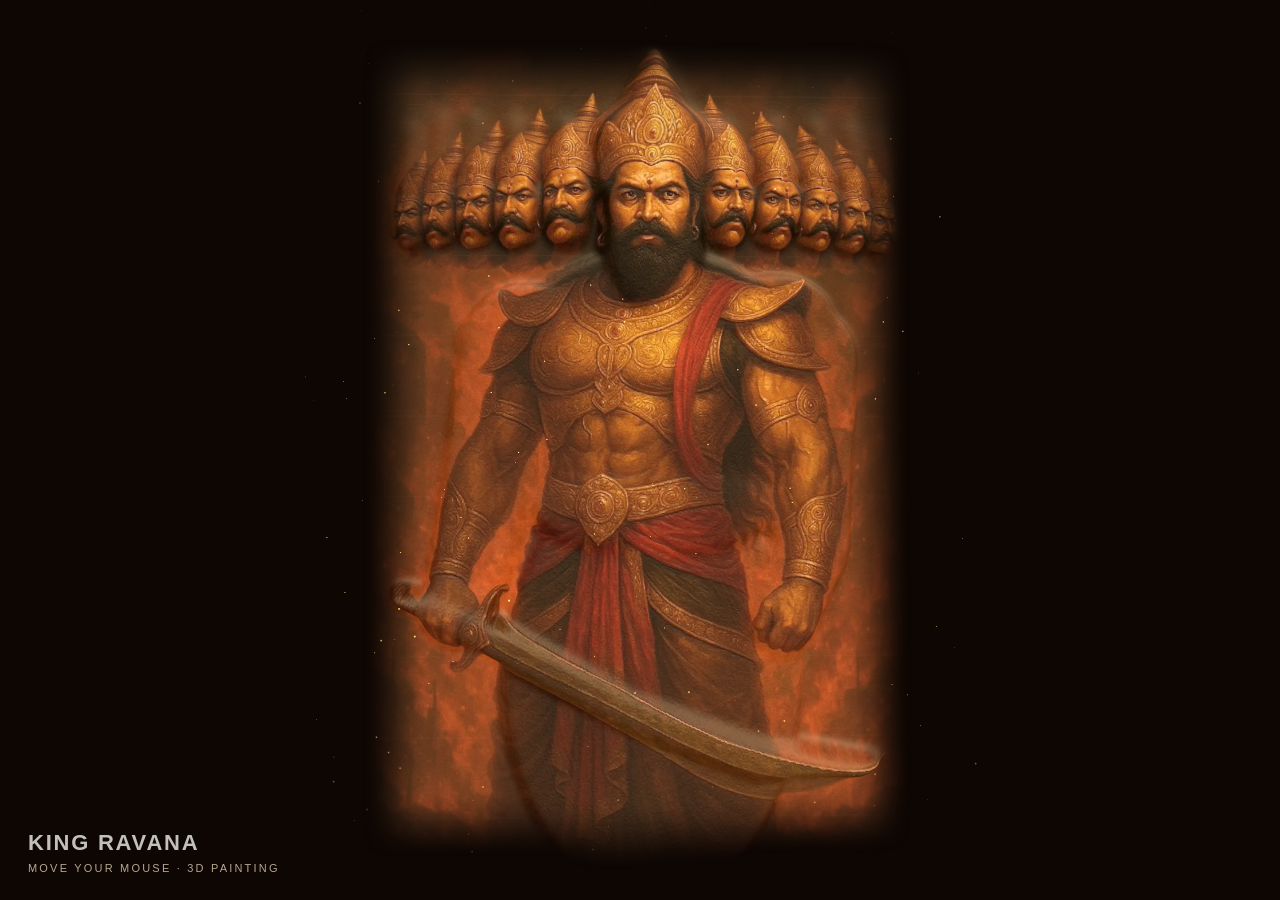
<file: assets/ravana-3d/index.html>
<!DOCTYPE html>
<html lang="en">
<head>
<meta charset="utf-8"><meta name="viewport" content="width=device-width, initial-scale=1">
<title>King Ravana — 3D</title>
<script type="importmap">{"imports":{"three":"./ravana3d/three.module.min.js"}}</script>
<script type="module" src="ravana3d/ravana3d.js"></script>
<style>
  html,body{margin:0;height:100%;background:#0d0603;color:#f3dcc0;font-family:"Helvetica Neue",Arial,sans-serif;overflow:hidden}
  .stage{position:fixed;inset:0}
  .cap{position:fixed;left:28px;bottom:26px;letter-spacing:.2em;text-transform:uppercase;font-size:11px;opacity:.75}
  .cap b{display:block;font-size:22px;letter-spacing:.08em;opacity:1;margin-bottom:6px;color:#fff}
</style>
</head>
<body>
  <div class="stage" data-ravana3d data-fit="contain"></div>
  <div class="cap"><b>KING RAVANA</b>Move your mouse · 3D painting</div>
</body>
</html>
</file>
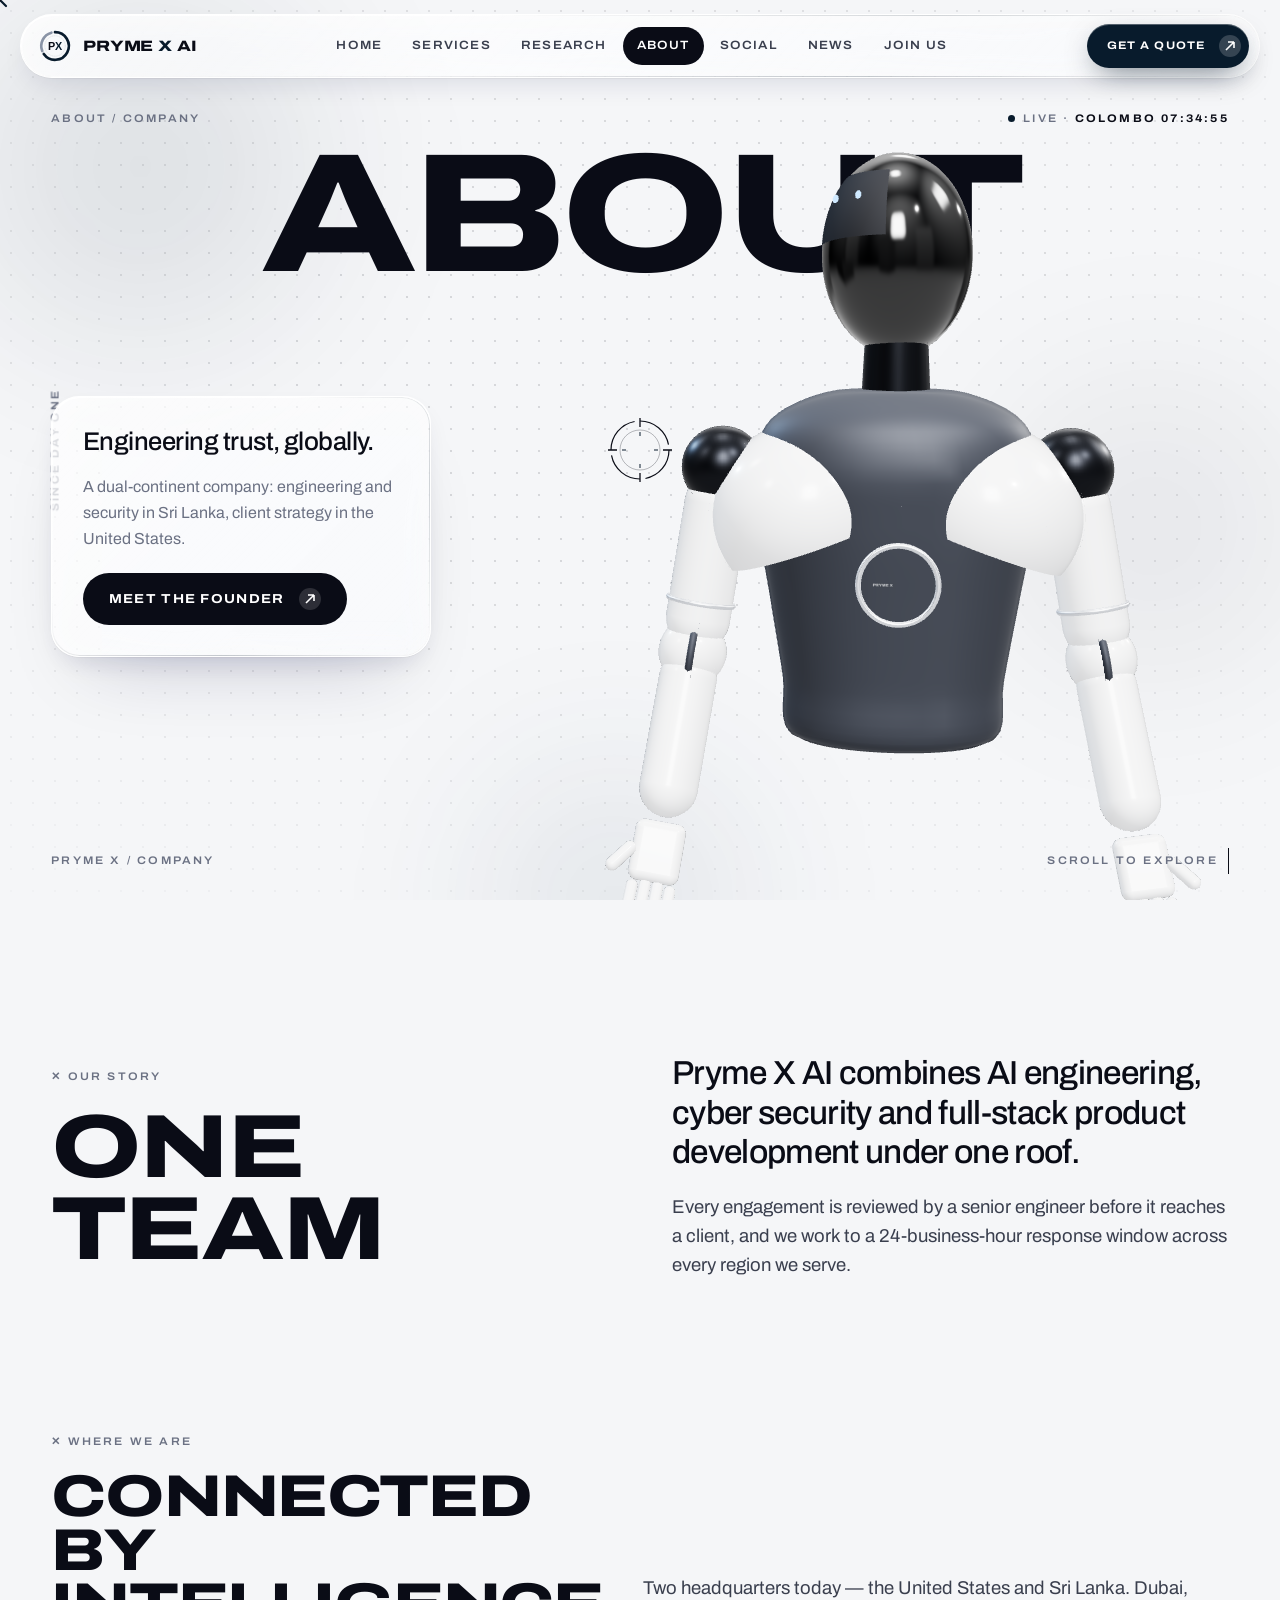
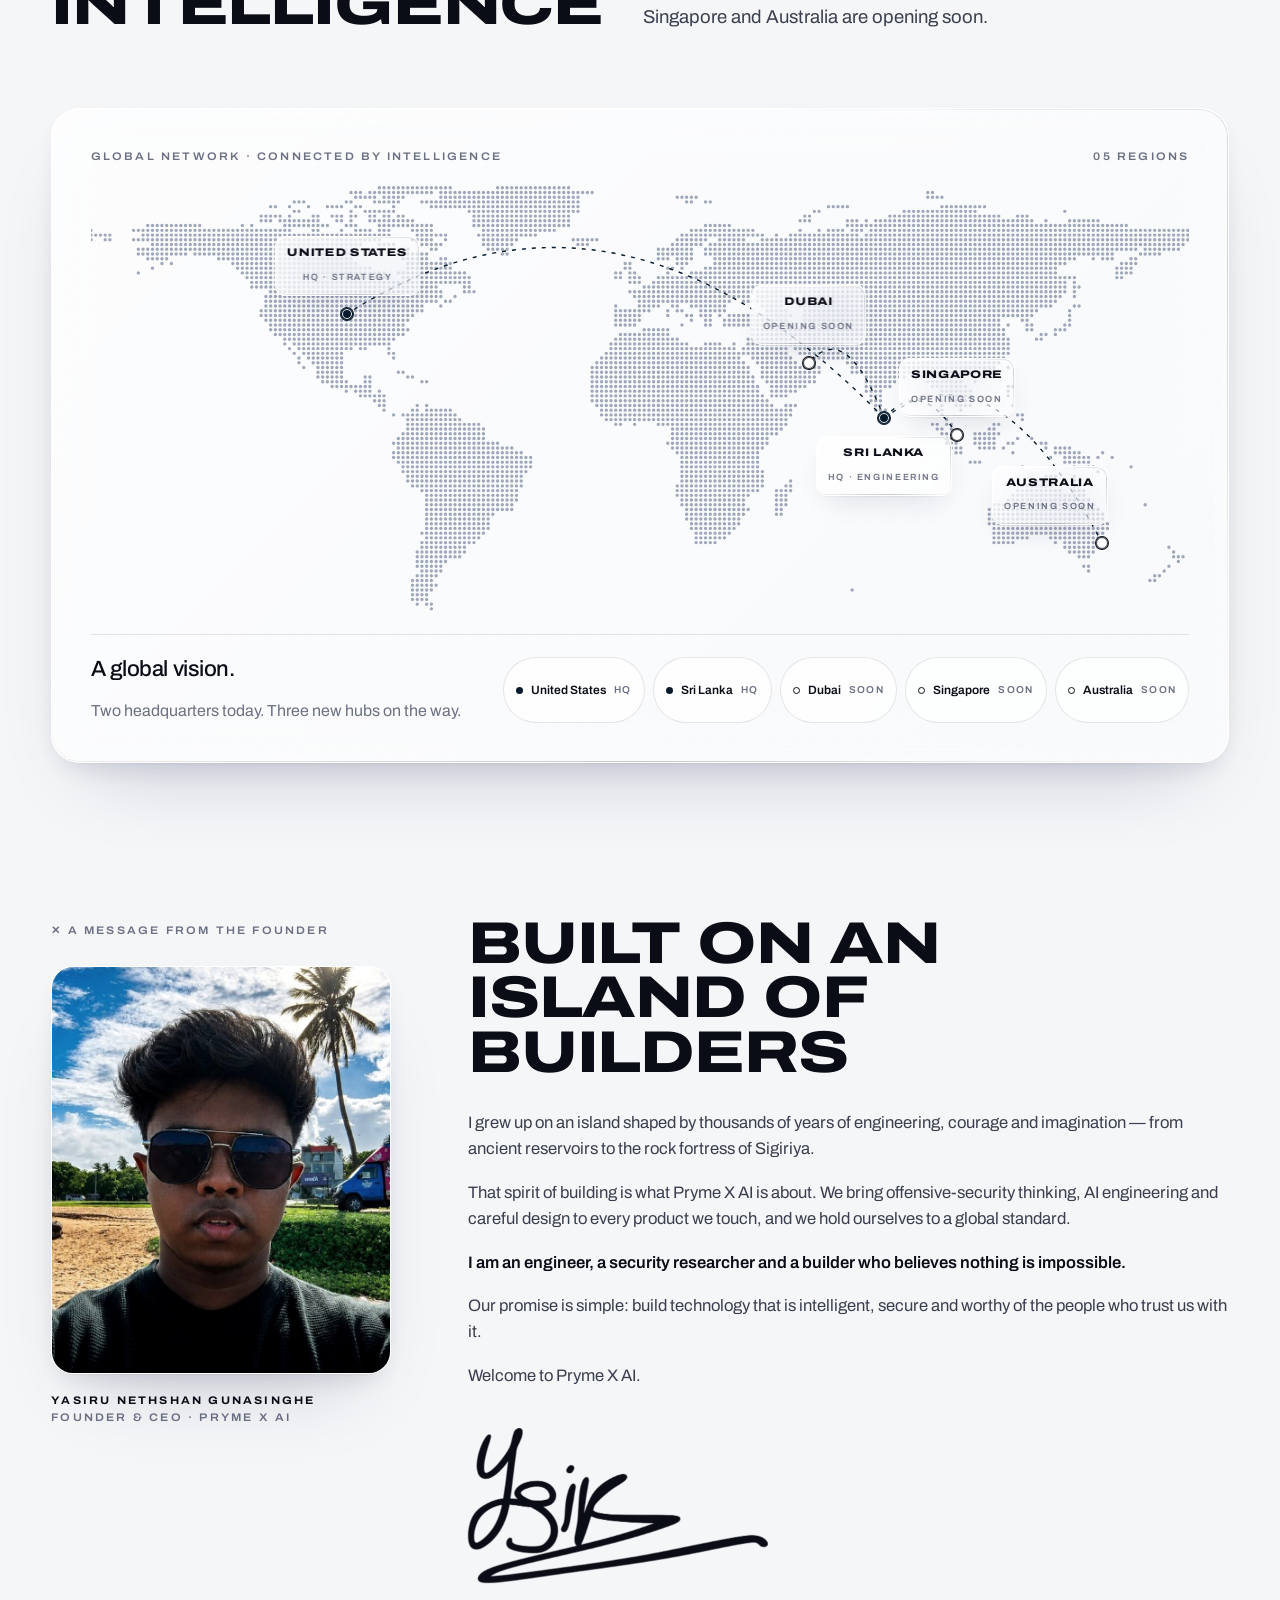
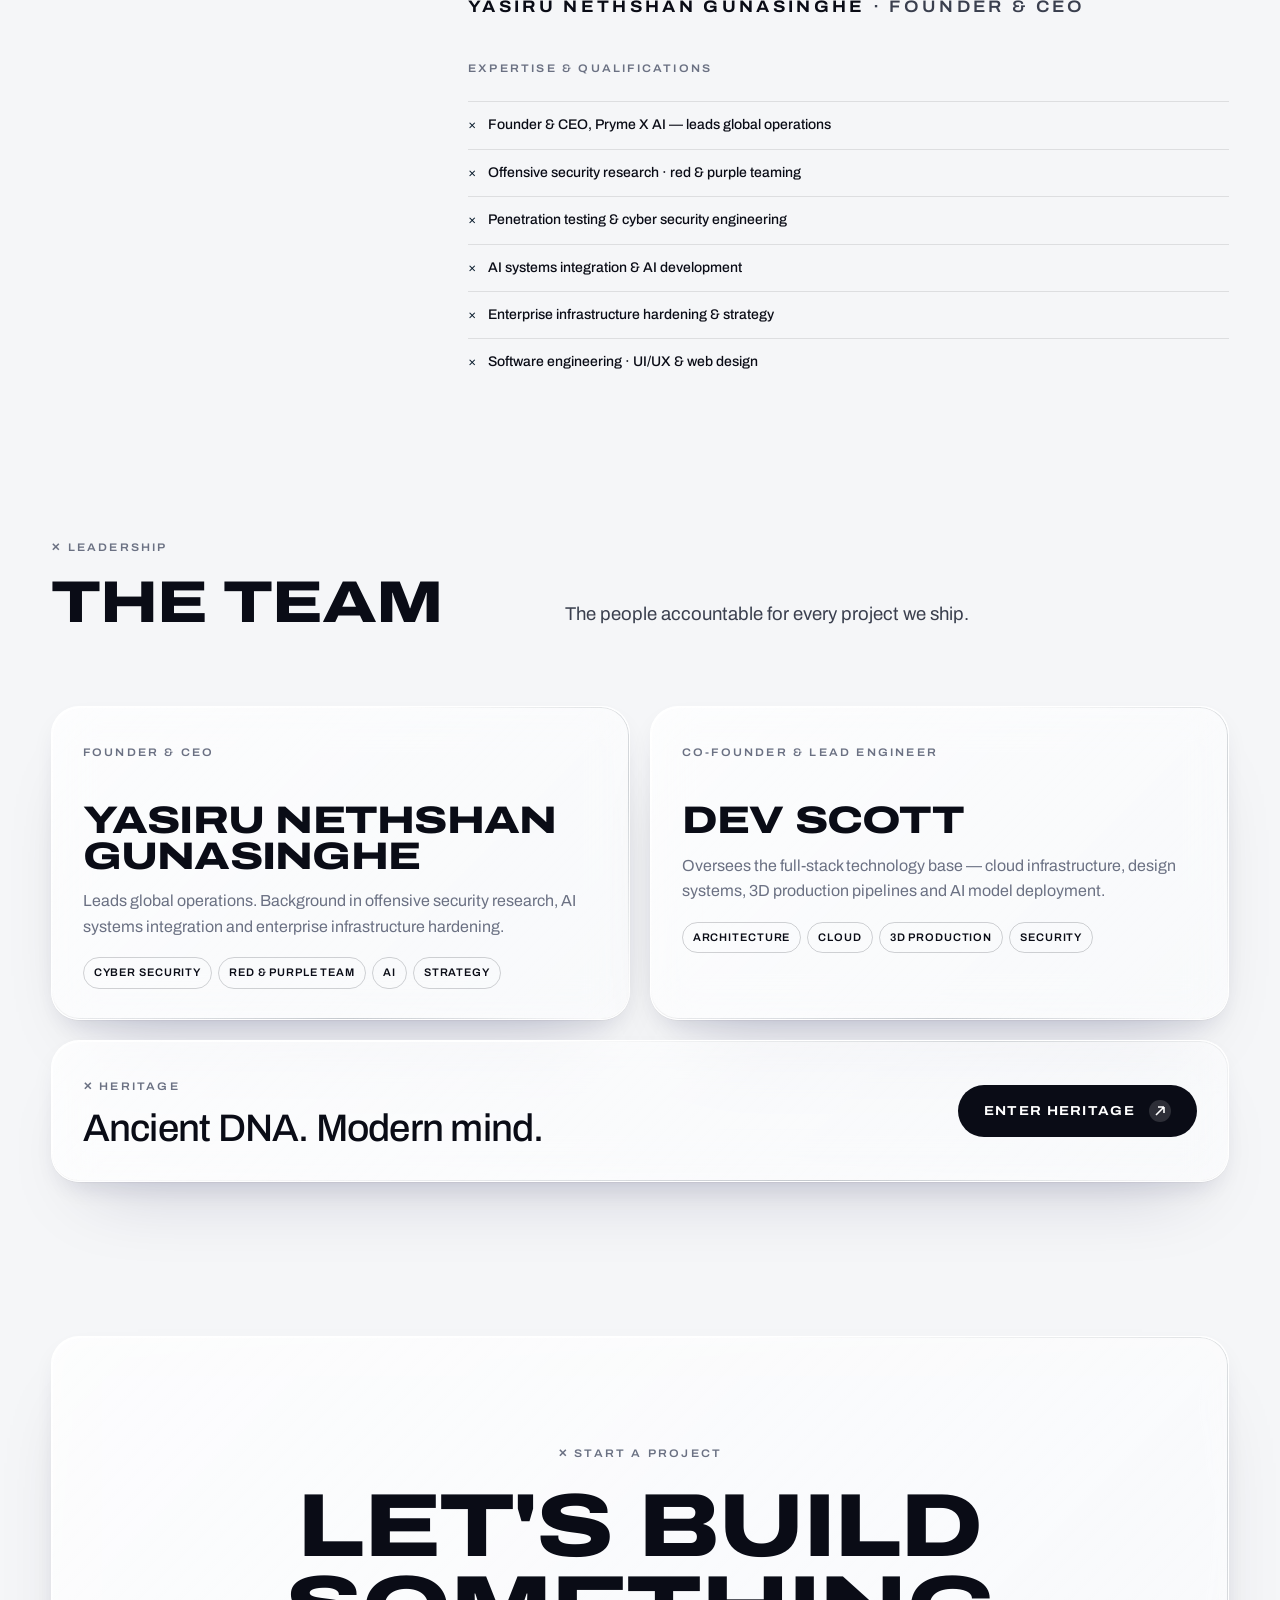
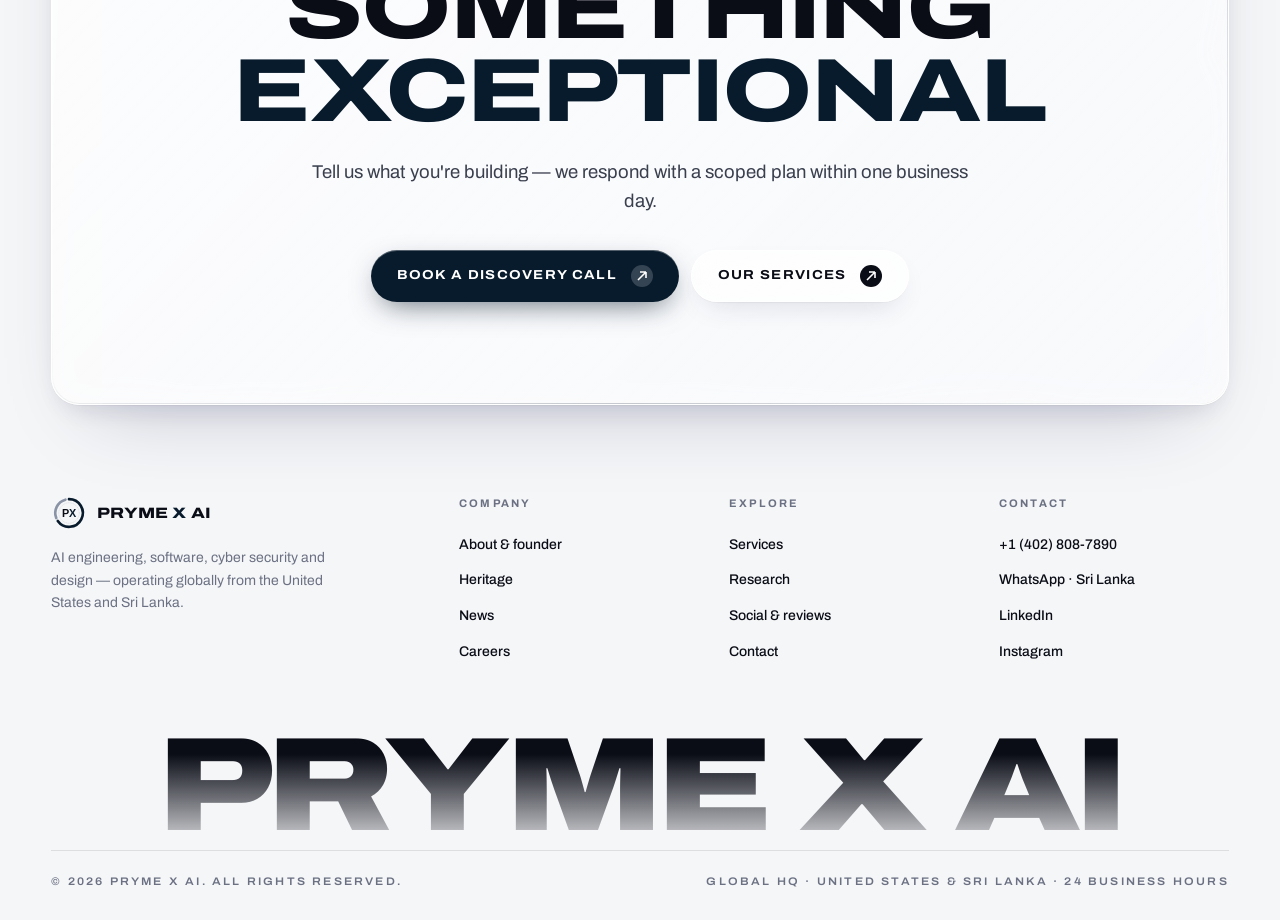
<file: about.html>
<!DOCTYPE html>
<html lang="en">
<head>
<meta charset="utf-8">
<meta name="viewport" content="width=device-width, initial-scale=1, viewport-fit=cover">
<title>About — Pryme X AI</title>
<meta name="description" content="About Pryme X AI: a dual-continent AI and cyber security company with headquarters in the United States and Sri Lanka. Meet founder Yasiru Nethshan Gunasinghe.">
<meta name="theme-color" content="#F5F6F8">
<meta property="og:type" content="website">
<meta property="og:site_name" content="Pryme X AI">
<meta property="og:title" content="About — Pryme X AI">
<meta property="og:description" content="About Pryme X AI: a dual-continent AI and cyber security company with headquarters in the United States and Sri Lanka. Meet founder Yasiru Nethshan Gunasinghe.">
<meta property="og:image" content="assets/img/og-image.png">
<meta name="twitter:card" content="summary_large_image">
<link rel="icon" type="image/svg+xml" href="assets/img/favicon.svg">
<link rel="icon" type="image/png" sizes="32x32" href="assets/img/favicon-32.png">
<link rel="apple-touch-icon" href="assets/img/apple-touch-icon.png">
<link rel="manifest" href="site.webmanifest">
<link rel="preload" href="assets/fonts/archivo-latin-wdth-normal.woff2" as="font" type="font/woff2" crossorigin>
<link rel="stylesheet" href="assets/css/style.css">
<script type="importmap">{"imports":{"three":"./assets/js/vendor/three.module.min.js"}}</script>
<script src="site-config.js"></script>
<script src="assets/js/main.js" defer></script>
<script type="module" src="assets/js/scenes.js"></script>
</head>
<body data-page-id="about">
<div class="loader" aria-hidden="true">
  <div class="ld-panel ld-top"></div><div class="ld-panel ld-bot"></div>
  <div class="ld-grid"></div>
  <div class="ld-corner tl label">Pryme X / Core AI</div><div class="ld-corner tr label">Colombo · United States</div>
  <div class="ld-corner bl label">v2026.10</div><div class="ld-corner br label"><span class="ld-status">Initialising core</span></div>
  <div class="ld-center">
    <div class="ld-mark">
      <svg class="ld-ring" viewBox="0 0 200 200"><circle class="ld-track" cx="100" cy="100" r="92"/><circle class="ld-prog" cx="100" cy="100" r="92"/><g class="ld-ticks"></g></svg>
      <svg class="ld-spin" viewBox="0 0 200 200"><circle cx="100" cy="100" r="78" fill="none" stroke="#0A0C16" stroke-opacity=".25" stroke-width="1" stroke-dasharray="2 7"/><path d="M100 22 A78 78 0 0 1 178 100" fill="none" stroke="#081B2C" stroke-width="2" stroke-linecap="round"/></svg>
      <img data-logo src="assets/img/logo.svg" alt="" width="84" height="84">
    </div>
    <div class="ld-word"><span>P</span><span>R</span><span>Y</span><span>M</span><span>E</span><span class="sp"> </span><span class="x">X</span><span class="sp"> </span><span>A</span><span>I</span></div>
    <div class="ld-bar"><i></i></div>
    <div class="ld-pct"><b class="pct">000</b><span class="label">%</span></div>
  </div>
</div>
<div class="page-fade" aria-hidden="true"></div>
<div class="ambient" aria-hidden="true"><i></i><i></i><i></i></div>
<svg width="0" height="0" style="position:absolute" aria-hidden="true"><filter id="liquid" x="0" y="0" width="100%" height="100%" color-interpolation-filters="sRGB"><feTurbulence type="fractalNoise" baseFrequency="0.006 0.011" numOctaves="2" seed="11" result="n"/><feGaussianBlur in="n" stdDeviation="2.5" result="nb"/><feDisplacementMap in="SourceGraphic" in2="nb" scale="34" xChannelSelector="R" yChannelSelector="G"/></filter></svg>
<header class="nav glass liquid">
  <a class="brand" href="index.html" aria-label="Pryme X AI home"><img data-logo src="assets/img/logo.svg" alt="Pryme X AI logo" width="36" height="36"><span>PRYME <em>X</em> AI</span></a>
  <nav aria-label="Main"><ul class="nav-links"><li><a href="index.html" data-page="index">Home</a></li><li><a href="services.html" data-page="services">Services</a></li><li><a href="research.html" data-page="research">Research</a></li><li><a href="about.html" data-page="about">About</a></li><li><a href="social.html" data-page="social">Social</a></li><li><a href="news.html" data-page="news">News</a></li><li><a href="join.html" data-page="join">Join Us</a></li></ul></nav>
  <a class="btn btn-primary" href="join.html#contact" >Get a quote<span class="arr"><svg width="12" height="12" viewBox="0 0 12 12" fill="none"><path d="M2 10L10 2M10 2H4M10 2v6" stroke="currentColor" stroke-width="1.6"/></svg></span></a>
  <button class="burger" aria-label="Menu" aria-expanded="false"><span></span></button>
</header>
<div class="mnav"><a href="index.html" data-page="index">Home</a><a href="services.html" data-page="services">Services</a><a href="research.html" data-page="research">Research</a><a href="about.html" data-page="about">About</a><a href="social.html" data-page="social">Social</a><a href="news.html" data-page="news">News</a><a href="join.html" data-page="join">Join Us</a><a href="heritage.html" data-page="heritage">Heritage</a><div style="margin-top:auto"><a class="btn btn-primary" href="join.html#contact" >Get a quote<span class="arr"><svg width="12" height="12" viewBox="0 0 12 12" fill="none"><path d="M2 10L10 2M10 2H4M10 2v6" stroke="currentColor" stroke-width="1.6"/></svg></span></a></div></div>
<main>
<section class="hero">
  <div class="wrap crumbs"><span class="label">About / Company</span><span class="label"><span class="dot" style="display:inline-block;margin-right:8px"></span>Live · <b data-clock>Colombo</b></span></div>
  <h1 class="mega" data-scramble>ABOUT</h1>
  <div class="stage" data-scene="bust"></div>
  <span class="side-tag label">since day one</span>
  <div class="hero-card glass liquid card" style="left:var(--pad);top:44%" data-reveal data-tilt>
    <p class="title-lg">Engineering trust, globally.</p>
    <p class="muted" style="margin-bottom:22px">A dual-continent company: engineering and security in Sri Lanka, client strategy in the United States.</p>
    <a class="btn btn-ink" href="#founder" >Meet the founder<span class="arr"><svg width="12" height="12" viewBox="0 0 12 12" fill="none"><path d="M2 10L10 2M10 2H4M10 2v6" stroke="currentColor" stroke-width="1.6"/></svg></span></a>
  </div>
  
  <div class="hero-meta"><span class="label">Pryme X / Company</span><span class="label scroll-cue">Scroll to explore <i></i></span></div>
</section>

<section class="section"><div class="wrap split">
  <div><span class="label">✕ Our story</span><h2 class="h1" style="margin-top:18px" data-scramble>One team</h2></div>
  <div data-reveal><p class="big-quote">Pryme X AI combines AI engineering, cyber security and full-stack product development under one roof.</p><p class="lead" style="margin-top:20px">Every engagement is reviewed by a senior engineer before it reaches a client, and we work to a 24-business-hour response window across every region we serve.</p></div>
</div></section>
<section class="section" style="padding-top:0"><div class="wrap">
  <div class="section-head"><div><span class="label">✕ Where we are</span><h2 class="h2" data-reveal>Connected by intelligence</h2></div><p class="lead" data-reveal style="--d:.1s">Two headquarters today — the United States and Sri Lanka. Dubai, Singapore and Australia are opening soon.</p></div>
  <div class="map glass" data-reveal>
  <div class="crumbs"><span class="label">Global network · Connected by intelligence</span><span class="label">05 regions</span></div>
  <div class="map-frame">
    <img src="assets/img/world-dots.svg" alt="World map showing Pryme X AI locations" loading="lazy">
    <svg class="map-svg-lines" viewBox="0 0 1000 394" preserveAspectRatio="none"><path d="M721.8 214.1 Q477.7 -37.9 233.6 118.8"/><path d="M721.8 214.1 Q687.6 124.2 653.5 163.3"/><path d="M721.8 214.1 Q755.1 175.5 788.4 229.6"/><path d="M721.8 214.1 Q820.9 138.6 920 327.4"/></svg>
    <div class="pin " style="left:23.36%;top:30.15%"><div class="tag glass"><b>United States</b><small>HQ · Strategy</small></div><div class="core"></div></div>
    <div class="pin below" style="left:72.18%;top:54.34%"><div class="tag glass"><b>Sri Lanka</b><small>HQ · Engineering</small></div><div class="core"></div></div>
    <div class="pin soon" style="left:65.35%;top:41.45%"><div class="tag glass"><b>Dubai</b><small>Opening soon</small></div><div class="core"></div></div>
    <div class="pin soon" style="left:78.84%;top:58.27%"><div class="tag glass"><b>Singapore</b><small>Opening soon</small></div><div class="core"></div></div>
    <div class="pin soon left" style="left:92.0%;top:83.1%"><div class="tag glass"><b>Australia</b><small>Opening soon</small></div><div class="core"></div></div>
  </div>
  <div class="map-legend">
    <div><p class="title-lg" style="font-size:22px">A global vision.</p><p class="muted">Two headquarters today. Three new hubs on the way.</p></div>
    <ul><li><i></i>United States <small>HQ</small></li><li><i></i>Sri Lanka <small>HQ</small></li><li class="soon"><i></i>Dubai <small>Soon</small></li><li class="soon"><i></i>Singapore <small>Soon</small></li><li class="soon"><i></i>Australia <small>Soon</small></li></ul>
  </div>
</div>
</div></section>
<section class="section" id="founder" style="padding-top:0"><div class="wrap">
  <div class="founder">
    <div data-reveal>
      <span class="label">✕ A message from the founder</span>
      <div class="photo glass" style="margin-top:24px;padding:0"><img data-founder src="assets/img/founder.jpg" onerror="this.onerror=null;this.src='assets/img/founder.svg'" alt="Yasiru Nethshan Gunasinghe, Founder and CEO of Pryme X AI"></div>
      <p class="label" style="margin-top:18px"><b>Yasiru Nethshan Gunasinghe</b><br>Founder &amp; CEO · Pryme X AI</p>
    </div>
    <div class="letter">
      <h2 class="h2" style="margin-bottom:30px" data-reveal>Built on an island of builders</h2>
      <div data-reveal>
      <p>I grew up on an island shaped by thousands of years of engineering, courage and imagination — from ancient reservoirs to the rock fortress of Sigiriya.</p>
      <p>That spirit of building is what Pryme X AI is about. We bring offensive-security thinking, AI engineering and careful design to every product we touch, and we hold ourselves to a global standard.</p>
      <p class="strong">I am an engineer, a security researcher and a builder who believes nothing is impossible.</p>
      <p>Our promise is simple: build technology that is intelligent, secure and worthy of the people who trust us with it.</p>
      <p>Welcome to Pryme X AI.</p>
      </div>
      <div class="sig-wrap"><img class="signature sig-draw" data-signature src="assets/img/signature.png" alt="Signature of Yasiru Nethshan Gunasinghe"></div>
      <p class="label"><b>Yasiru Nethshan Gunasinghe</b> · Founder &amp; CEO</p>
      <span class="label" style="display:block;margin-top:40px">Expertise &amp; qualifications</span>
      <ul class="quals"><li>Founder & CEO, Pryme X AI — leads global operations</li><li>Offensive security research · red & purple teaming</li><li>Penetration testing & cyber security engineering</li><li>AI systems integration & AI development</li><li>Enterprise infrastructure hardening & strategy</li><li>Software engineering · UI/UX & web design</li></ul>
    </div>
  </div>
</div></section>
<section class="section" style="padding-top:0"><div class="wrap">
  <div class="section-head"><div><span class="label">✕ Leadership</span><h2 class="h2" data-reveal>The team</h2></div><p class="lead" data-reveal style="--d:.1s">The people accountable for every project we ship.</p></div>
  <div class="grid-2">
    <article class="glass card" data-reveal data-tilt><span class="label">Founder &amp; CEO</span><h3 class="h2" style="margin:40px 0 14px;font-size:clamp(26px,3vw,40px)">Yasiru Nethshan Gunasinghe</h3><p class="muted">Leads global operations. Background in offensive security research, AI systems integration and enterprise infrastructure hardening.</p><div class="tags"><span>Cyber security</span><span>Red &amp; purple team</span><span>AI</span><span>Strategy</span></div></article>
    <article class="glass card" data-reveal data-tilt style="--d:.08s"><span class="label">Co-founder &amp; Lead Engineer</span><h3 class="h2" style="margin:40px 0 14px;font-size:clamp(26px,3vw,40px)">Dev Scott</h3><p class="muted">Oversees the full-stack technology base — cloud infrastructure, design systems, 3D production pipelines and AI model deployment.</p><div class="tags"><span>Architecture</span><span>Cloud</span><span>3D production</span><span>Security</span></div></article>
  </div>
  <a href="heritage.html" class="glass card" data-reveal data-tilt style="display:flex;justify-content:space-between;align-items:center;gap:20px;margin-top:20px"><div><span class="label">✕ Heritage</span><p class="title-lg" style="margin-top:10px">Ancient DNA. Modern mind.</p></div><span class="btn btn-ink">Enter heritage<span class="arr"><svg width="12" height="12" viewBox="0 0 12 12" fill="none"><path d="M2 10L10 2M10 2H4M10 2v6" stroke="currentColor" stroke-width="1.6"/></svg></span></span></a>
</div></section>

</main>
<section class="wrap" style="padding-bottom:20px">
  <div class="cta glass liquid" data-reveal>
    <span class="label">✕ Start a project</span>
    <h2 class="h1">Let's build something <span class="blue">exceptional</span></h2>
    <p class="lead">Tell us what you're building — we respond with a scoped plan within one business day.</p>
    <div class="btn-row"><a class="btn btn-primary" href="join.html#contact" >Book a discovery call<span class="arr"><svg width="12" height="12" viewBox="0 0 12 12" fill="none"><path d="M2 10L10 2M10 2H4M10 2v6" stroke="currentColor" stroke-width="1.6"/></svg></span></a><a class="btn btn-glass" href="services.html" >Our services<span class="arr"><svg width="12" height="12" viewBox="0 0 12 12" fill="none"><path d="M2 10L10 2M10 2H4M10 2v6" stroke="currentColor" stroke-width="1.6"/></svg></span></a></div>
  </div>
</section>
<footer>
  <div class="wrap">
    <div class="foot">
      <div>
        <a class="brand" href="index.html"><img data-logo src="assets/img/logo.svg" alt="Pryme X AI logo" width="36" height="36"><span>PRYME <em>X</em> AI</span></a>
        <p>AI engineering, software, cyber security and design — operating globally from the United States and Sri Lanka.</p>
      </div>
      <div><h4>Company</h4><ul><li><a href="about.html">About &amp; founder</a></li><li><a href="heritage.html">Heritage</a></li><li><a href="news.html">News</a></li><li><a href="join.html">Careers</a></li></ul></div>
      <div><h4>Explore</h4><ul><li><a href="services.html">Services</a></li><li><a href="research.html">Research</a></li><li><a href="social.html">Social &amp; reviews</a></li><li><a href="join.html#contact">Contact</a></li></ul></div>
      <div><h4>Contact</h4><ul><li><a data-phone-us href="tel:+14028087890">+1 (402) 808-7890</a></li><li><a data-wa href="https://wa.me/94740875089" target="_blank" rel="noopener">WhatsApp · Sri Lanka</a></li><li><a href="https://www.linkedin.com/in/yasiru-nethshan-gunasinghe-990766284/" target="_blank" rel="noopener">LinkedIn</a></li><li><a href="https://www.instagram.com/prymexai/" target="_blank" rel="noopener">Instagram</a></li></ul></div>
    </div>
    <div class="foot-mega" aria-hidden="true">PRYME X AI</div>
    <div class="foot-bottom"><span class="label">© <span data-year>2026</span> Pryme X AI. All rights reserved.</span><span class="label">Global HQ · United States &amp; Sri Lanka · 24 business hours</span></div>
  </div>
</footer>
</body>
</html>
</file>
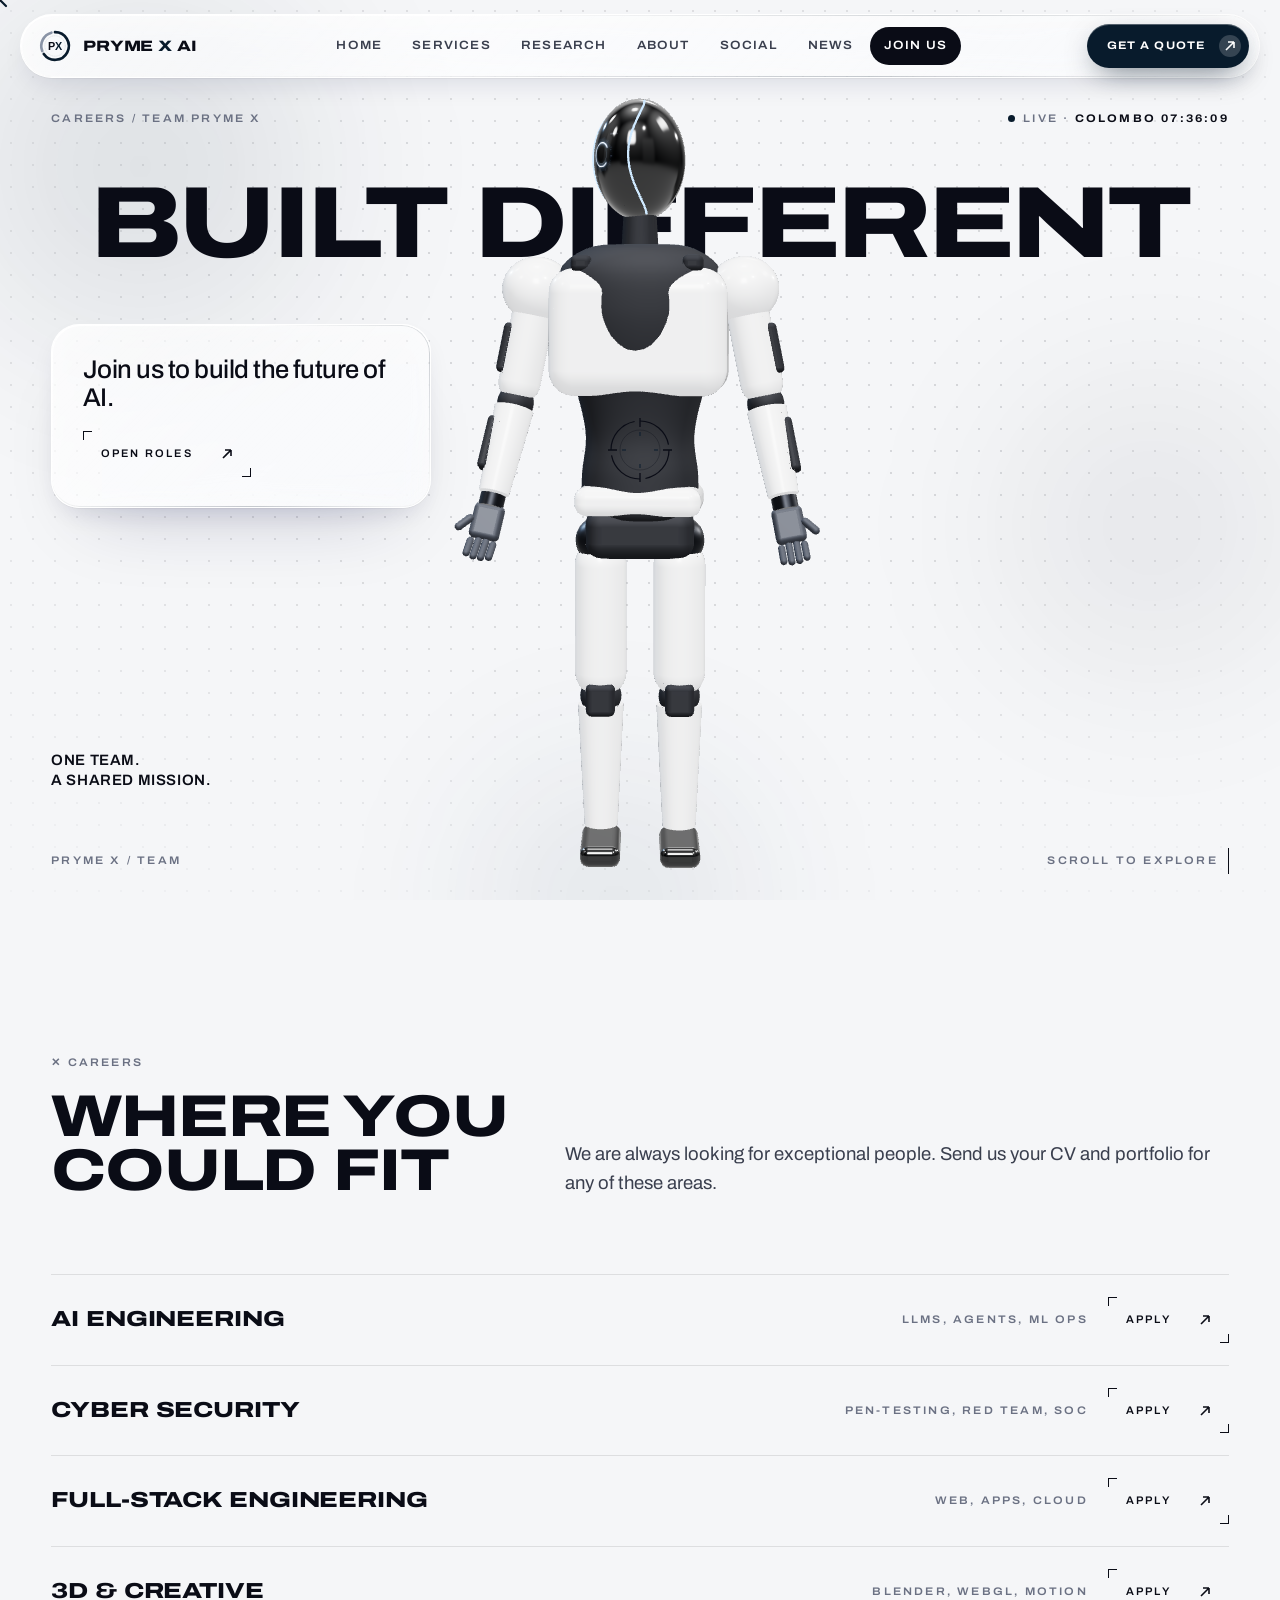
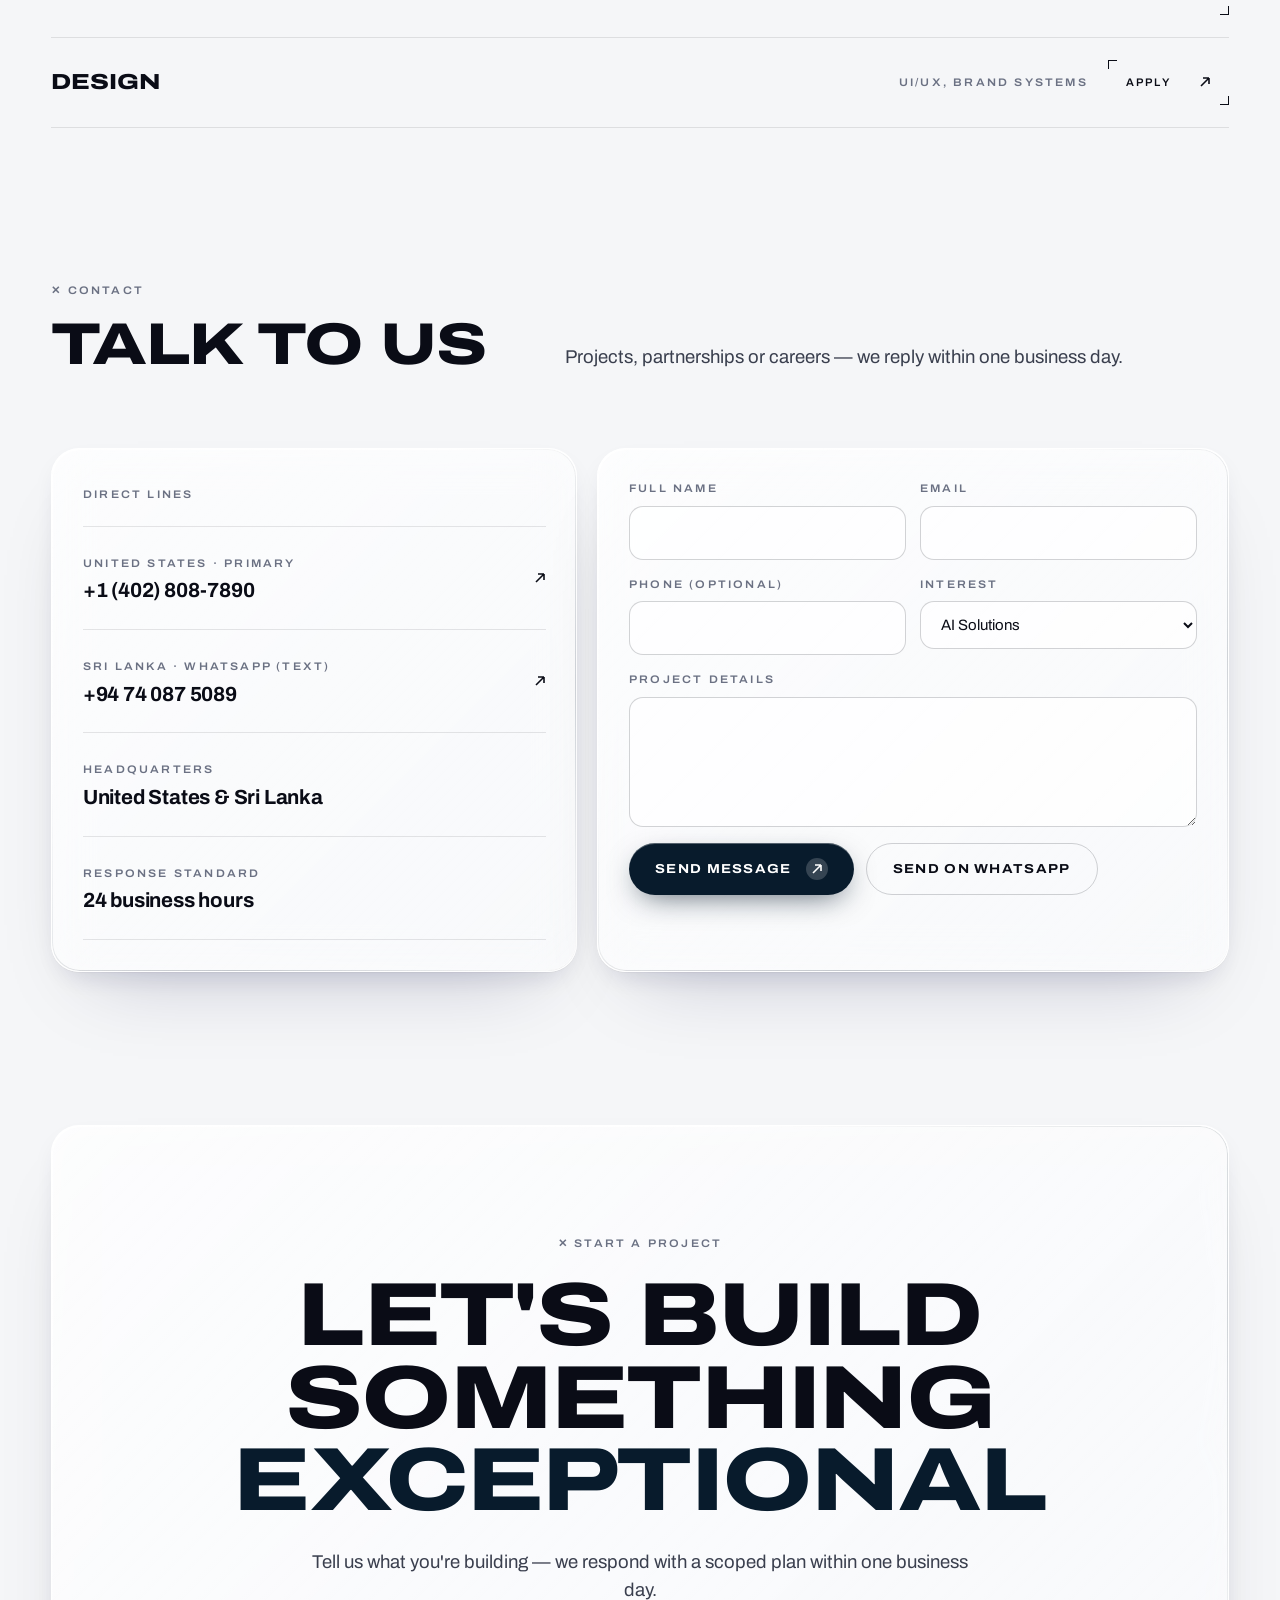
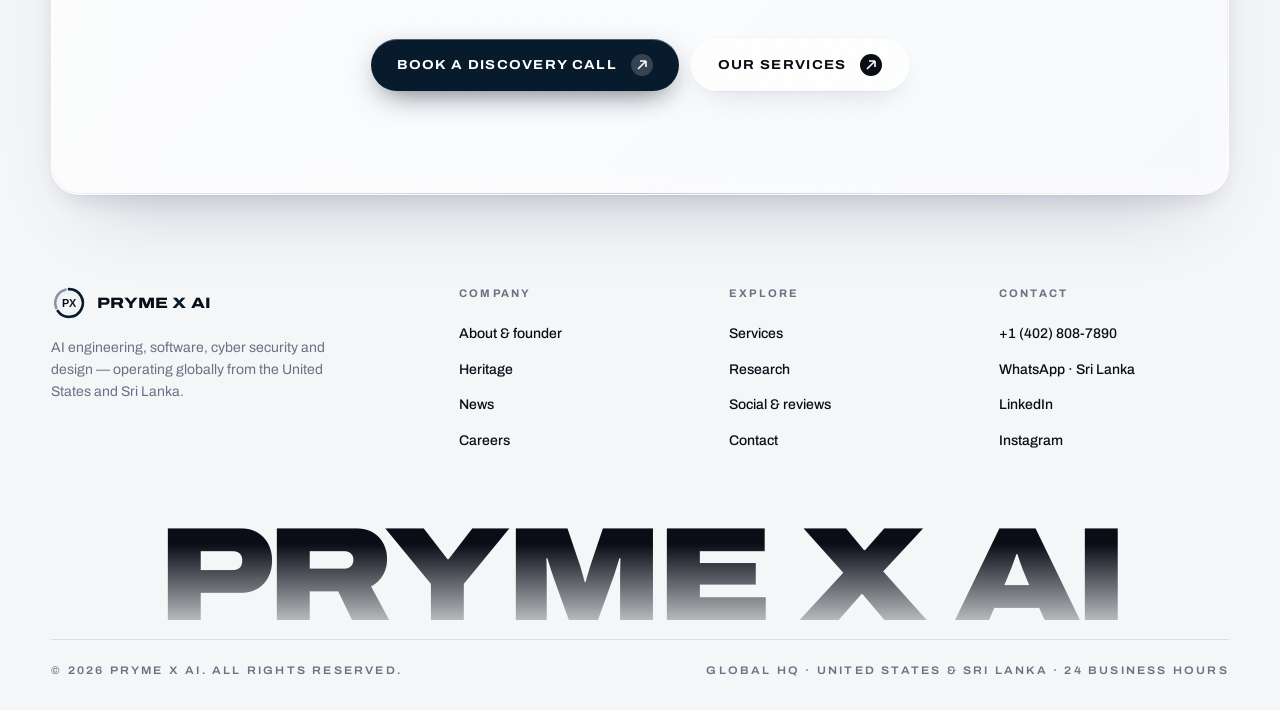
<file: join.html>
<!DOCTYPE html>
<html lang="en">
<head>
<meta charset="utf-8">
<meta name="viewport" content="width=device-width, initial-scale=1, viewport-fit=cover">
<title>Join Us & Contact — Pryme X AI</title>
<meta name="description" content="Join Pryme X AI or get in touch. Careers in AI, cyber security, engineering, 3D and design. Contact our US and Sri Lanka teams.">
<meta name="theme-color" content="#F5F6F8">
<meta property="og:type" content="website">
<meta property="og:site_name" content="Pryme X AI">
<meta property="og:title" content="Join Us & Contact — Pryme X AI">
<meta property="og:description" content="Join Pryme X AI or get in touch. Careers in AI, cyber security, engineering, 3D and design. Contact our US and Sri Lanka teams.">
<meta property="og:image" content="assets/img/og-image.png">
<meta name="twitter:card" content="summary_large_image">
<link rel="icon" type="image/svg+xml" href="assets/img/favicon.svg">
<link rel="icon" type="image/png" sizes="32x32" href="assets/img/favicon-32.png">
<link rel="apple-touch-icon" href="assets/img/apple-touch-icon.png">
<link rel="manifest" href="site.webmanifest">
<link rel="preload" href="assets/fonts/archivo-latin-wdth-normal.woff2" as="font" type="font/woff2" crossorigin>
<link rel="stylesheet" href="assets/css/style.css">
<script type="importmap">{"imports":{"three":"./assets/js/vendor/three.module.min.js"}}</script>
<script src="site-config.js"></script>
<script src="assets/js/main.js" defer></script>
<script type="module" src="assets/js/scenes.js"></script>
</head>
<body data-page-id="join">
<div class="loader" aria-hidden="true">
  <div class="ld-panel ld-top"></div><div class="ld-panel ld-bot"></div>
  <div class="ld-grid"></div>
  <div class="ld-corner tl label">Pryme X / Core AI</div><div class="ld-corner tr label">Colombo · United States</div>
  <div class="ld-corner bl label">v2026.10</div><div class="ld-corner br label"><span class="ld-status">Initialising core</span></div>
  <div class="ld-center">
    <div class="ld-mark">
      <svg class="ld-ring" viewBox="0 0 200 200"><circle class="ld-track" cx="100" cy="100" r="92"/><circle class="ld-prog" cx="100" cy="100" r="92"/><g class="ld-ticks"></g></svg>
      <svg class="ld-spin" viewBox="0 0 200 200"><circle cx="100" cy="100" r="78" fill="none" stroke="#0A0C16" stroke-opacity=".25" stroke-width="1" stroke-dasharray="2 7"/><path d="M100 22 A78 78 0 0 1 178 100" fill="none" stroke="#081B2C" stroke-width="2" stroke-linecap="round"/></svg>
      <img data-logo src="assets/img/logo.svg" alt="" width="84" height="84">
    </div>
    <div class="ld-word"><span>P</span><span>R</span><span>Y</span><span>M</span><span>E</span><span class="sp"> </span><span class="x">X</span><span class="sp"> </span><span>A</span><span>I</span></div>
    <div class="ld-bar"><i></i></div>
    <div class="ld-pct"><b class="pct">000</b><span class="label">%</span></div>
  </div>
</div>
<div class="page-fade" aria-hidden="true"></div>
<div class="ambient" aria-hidden="true"><i></i><i></i><i></i></div>
<svg width="0" height="0" style="position:absolute" aria-hidden="true"><filter id="liquid" x="0" y="0" width="100%" height="100%" color-interpolation-filters="sRGB"><feTurbulence type="fractalNoise" baseFrequency="0.006 0.011" numOctaves="2" seed="11" result="n"/><feGaussianBlur in="n" stdDeviation="2.5" result="nb"/><feDisplacementMap in="SourceGraphic" in2="nb" scale="34" xChannelSelector="R" yChannelSelector="G"/></filter></svg>
<header class="nav glass liquid">
  <a class="brand" href="index.html" aria-label="Pryme X AI home"><img data-logo src="assets/img/logo.svg" alt="Pryme X AI logo" width="36" height="36"><span>PRYME <em>X</em> AI</span></a>
  <nav aria-label="Main"><ul class="nav-links"><li><a href="index.html" data-page="index">Home</a></li><li><a href="services.html" data-page="services">Services</a></li><li><a href="research.html" data-page="research">Research</a></li><li><a href="about.html" data-page="about">About</a></li><li><a href="social.html" data-page="social">Social</a></li><li><a href="news.html" data-page="news">News</a></li><li><a href="join.html" data-page="join">Join Us</a></li></ul></nav>
  <a class="btn btn-primary" href="join.html#contact" >Get a quote<span class="arr"><svg width="12" height="12" viewBox="0 0 12 12" fill="none"><path d="M2 10L10 2M10 2H4M10 2v6" stroke="currentColor" stroke-width="1.6"/></svg></span></a>
  <button class="burger" aria-label="Menu" aria-expanded="false"><span></span></button>
</header>
<div class="mnav"><a href="index.html" data-page="index">Home</a><a href="services.html" data-page="services">Services</a><a href="research.html" data-page="research">Research</a><a href="about.html" data-page="about">About</a><a href="social.html" data-page="social">Social</a><a href="news.html" data-page="news">News</a><a href="join.html" data-page="join">Join Us</a><a href="heritage.html" data-page="heritage">Heritage</a><div style="margin-top:auto"><a class="btn btn-primary" href="join.html#contact" >Get a quote<span class="arr"><svg width="12" height="12" viewBox="0 0 12 12" fill="none"><path d="M2 10L10 2M10 2H4M10 2v6" stroke="currentColor" stroke-width="1.6"/></svg></span></a></div></div>
<main>
<section class="hero join-hero">
  <div class="wrap crumbs"><span class="label">Careers / Team Pryme X</span><span class="label"><span class="dot" style="display:inline-block;margin-right:8px"></span>Live · <b data-clock>Colombo</b></span></div>
  <h1 class="mega" data-scramble style="font-size:clamp(34px,7.9vw,150px)">BUILT DIFFERENT</h1>
  <div class="stage" data-scene="join"></div>
  <div class="join-word" aria-hidden="true">JOIN US</div>
  <div class="hero-card glass liquid card" style="left:var(--pad);top:36%" data-reveal data-tilt>
    <p class="title-lg">Join us to build the future of AI.</p>
    <a class="bracket" href="#roles">Open roles <svg width="12" height="12" viewBox="0 0 12 12" fill="none"><path d="M2 10L10 2M10 2H4M10 2v6" stroke="currentColor" stroke-width="1.6"/></svg></a>
  </div>
  <div class="hero-card" style="left:var(--pad);bottom:110px" data-reveal><p style="font-size:15px;font-weight:600;letter-spacing:.04em;text-transform:uppercase;line-height:1.3">One team.<br>A shared mission.</p></div>
  <div class="hero-meta"><span class="label">Pryme X / Team</span><span class="label scroll-cue">Scroll to explore <i></i></span></div>
</section>
<section class="section" id="roles"><div class="wrap">
  <div class="section-head"><div><span class="label">✕ Careers</span><h2 class="h2" data-reveal>Where you could fit</h2></div><p class="lead" data-reveal style="--d:.1s">We are always looking for exceptional people. Send us your CV and portfolio for any of these areas.</p></div>
  <div><div class="role" data-reveal><b class="h3">AI engineering</b><span class="label">LLMs, agents, ML ops</span><a class="bracket" data-wa href="https://wa.me/94740875089" target="_blank" rel="noopener">Apply <svg width="12" height="12" viewBox="0 0 12 12" fill="none"><path d="M2 10L10 2M10 2H4M10 2v6" stroke="currentColor" stroke-width="1.6"/></svg></a></div><div class="role" data-reveal><b class="h3">Cyber security</b><span class="label">Pen-testing, red team, SOC</span><a class="bracket" data-wa href="https://wa.me/94740875089" target="_blank" rel="noopener">Apply <svg width="12" height="12" viewBox="0 0 12 12" fill="none"><path d="M2 10L10 2M10 2H4M10 2v6" stroke="currentColor" stroke-width="1.6"/></svg></a></div><div class="role" data-reveal><b class="h3">Full-stack engineering</b><span class="label">Web, apps, cloud</span><a class="bracket" data-wa href="https://wa.me/94740875089" target="_blank" rel="noopener">Apply <svg width="12" height="12" viewBox="0 0 12 12" fill="none"><path d="M2 10L10 2M10 2H4M10 2v6" stroke="currentColor" stroke-width="1.6"/></svg></a></div><div class="role" data-reveal><b class="h3">3D & creative</b><span class="label">Blender, WebGL, motion</span><a class="bracket" data-wa href="https://wa.me/94740875089" target="_blank" rel="noopener">Apply <svg width="12" height="12" viewBox="0 0 12 12" fill="none"><path d="M2 10L10 2M10 2H4M10 2v6" stroke="currentColor" stroke-width="1.6"/></svg></a></div><div class="role" data-reveal><b class="h3">Design</b><span class="label">UI/UX, brand systems</span><a class="bracket" data-wa href="https://wa.me/94740875089" target="_blank" rel="noopener">Apply <svg width="12" height="12" viewBox="0 0 12 12" fill="none"><path d="M2 10L10 2M10 2H4M10 2v6" stroke="currentColor" stroke-width="1.6"/></svg></a></div></div>
</div></section>
<section class="section" id="contact" style="padding-top:0"><div class="wrap">
  <div class="section-head"><div><span class="label">✕ Contact</span><h2 class="h2" data-reveal>Talk to us</h2></div><p class="lead" data-reveal style="--d:.1s">Projects, partnerships or careers — we reply within one business day.</p></div>
  <div class="contact-grid">
    <div class="glass card" data-reveal>
      <span class="label">Direct lines</span>
      <div style="margin-top:20px">
        <a class="contact-line" data-phone-us href="tel:+14028087890"><span><span class="label">United States · primary</span><br><b>+1 (402) 808-7890</b></span><span class="go"><svg width="12" height="12" viewBox="0 0 12 12" fill="none"><path d="M2 10L10 2M10 2H4M10 2v6" stroke="currentColor" stroke-width="1.6"/></svg></span></a>
        <a class="contact-line" data-wa href="https://wa.me/94740875089" target="_blank" rel="noopener"><span><span class="label">Sri Lanka · WhatsApp (text)</span><br><b>+94 74 087 5089</b></span><span class="go"><svg width="12" height="12" viewBox="0 0 12 12" fill="none"><path d="M2 10L10 2M10 2H4M10 2v6" stroke="currentColor" stroke-width="1.6"/></svg></span></a>
        <a class="contact-line" data-email href="#"><span><span class="label">Email</span><br><b>—</b></span><span class="go"><svg width="12" height="12" viewBox="0 0 12 12" fill="none"><path d="M2 10L10 2M10 2H4M10 2v6" stroke="currentColor" stroke-width="1.6"/></svg></span></a>
        <div class="contact-line"><span><span class="label">Headquarters</span><br><b>United States &amp; Sri Lanka</b></span></div>
        <div class="contact-line"><span><span class="label">Response standard</span><br><b>24 business hours</b></span></div>
      </div>
    </div>
    <form class="glass card" name="contact" method="POST" data-netlify="true" netlify-honeypot="company" action="/join.html?sent=1#contact" data-wa-form data-reveal style="--d:.08s">
      <input type="hidden" name="form-name" value="contact"><p style="display:none"><label>Company <input name="company"></label></p>
      <div class="form-row"><div class="field"><label class="label" for="f-name">Full name</label><input id="f-name" name="name" required autocomplete="name"></div><div class="field"><label class="label" for="f-email">Email</label><input id="f-email" name="email" type="email" required autocomplete="email"></div></div>
      <div class="form-row"><div class="field"><label class="label" for="f-phone">Phone (optional)</label><input id="f-phone" name="phone" type="tel" autocomplete="tel"></div><div class="field"><label class="label" for="f-int">Interest</label><select id="f-int" name="interest"><option>AI Solutions</option><option>Cyber Security</option><option>Web Development</option><option>App Development</option><option>UI/UX Design</option><option>AI-Powered Quick Web Development</option><option>Careers</option><option>Other</option></select></div></div>
      <div class="field"><label class="label" for="f-msg">Project details</label><textarea id="f-msg" name="message" required></textarea></div>
      <div class="btn-row"><button class="btn btn-primary" type="submit">Send message<span class="arr"><svg width="12" height="12" viewBox="0 0 12 12" fill="none"><path d="M2 10L10 2M10 2H4M10 2v6" stroke="currentColor" stroke-width="1.6"/></svg></span></button><button class="btn btn-line" type="button" data-send-wa>Send on WhatsApp</button></div>
    </form>
  </div>
</div></section>

</main>
<section class="wrap" style="padding-bottom:20px">
  <div class="cta glass liquid" data-reveal>
    <span class="label">✕ Start a project</span>
    <h2 class="h1">Let's build something <span class="blue">exceptional</span></h2>
    <p class="lead">Tell us what you're building — we respond with a scoped plan within one business day.</p>
    <div class="btn-row"><a class="btn btn-primary" href="join.html#contact" >Book a discovery call<span class="arr"><svg width="12" height="12" viewBox="0 0 12 12" fill="none"><path d="M2 10L10 2M10 2H4M10 2v6" stroke="currentColor" stroke-width="1.6"/></svg></span></a><a class="btn btn-glass" href="services.html" >Our services<span class="arr"><svg width="12" height="12" viewBox="0 0 12 12" fill="none"><path d="M2 10L10 2M10 2H4M10 2v6" stroke="currentColor" stroke-width="1.6"/></svg></span></a></div>
  </div>
</section>
<footer>
  <div class="wrap">
    <div class="foot">
      <div>
        <a class="brand" href="index.html"><img data-logo src="assets/img/logo.svg" alt="Pryme X AI logo" width="36" height="36"><span>PRYME <em>X</em> AI</span></a>
        <p>AI engineering, software, cyber security and design — operating globally from the United States and Sri Lanka.</p>
      </div>
      <div><h4>Company</h4><ul><li><a href="about.html">About &amp; founder</a></li><li><a href="heritage.html">Heritage</a></li><li><a href="news.html">News</a></li><li><a href="join.html">Careers</a></li></ul></div>
      <div><h4>Explore</h4><ul><li><a href="services.html">Services</a></li><li><a href="research.html">Research</a></li><li><a href="social.html">Social &amp; reviews</a></li><li><a href="join.html#contact">Contact</a></li></ul></div>
      <div><h4>Contact</h4><ul><li><a data-phone-us href="tel:+14028087890">+1 (402) 808-7890</a></li><li><a data-wa href="https://wa.me/94740875089" target="_blank" rel="noopener">WhatsApp · Sri Lanka</a></li><li><a href="https://www.linkedin.com/in/yasiru-nethshan-gunasinghe-990766284/" target="_blank" rel="noopener">LinkedIn</a></li><li><a href="https://www.instagram.com/prymexai/" target="_blank" rel="noopener">Instagram</a></li></ul></div>
    </div>
    <div class="foot-mega" aria-hidden="true">PRYME X AI</div>
    <div class="foot-bottom"><span class="label">© <span data-year>2026</span> Pryme X AI. All rights reserved.</span><span class="label">Global HQ · United States &amp; Sri Lanka · 24 business hours</span></div>
  </div>
</footer>
</body>
</html>
</file>
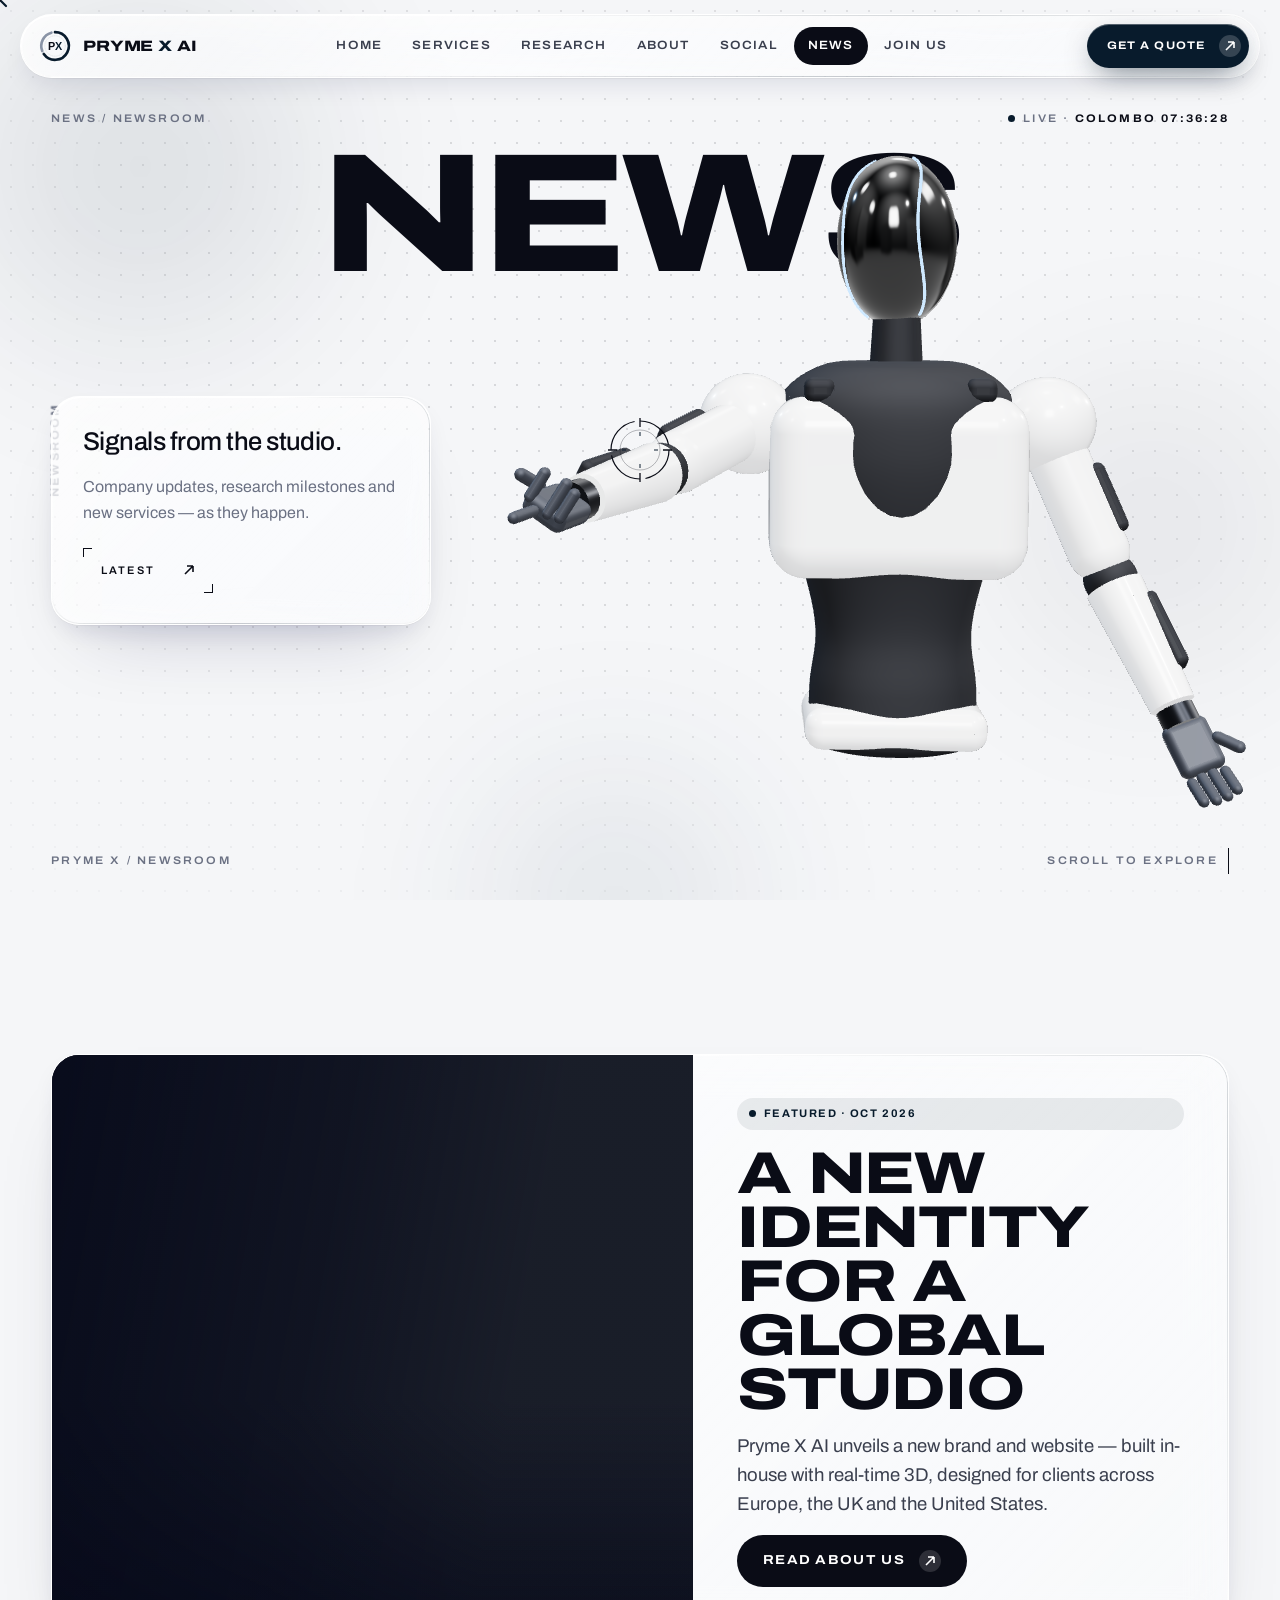
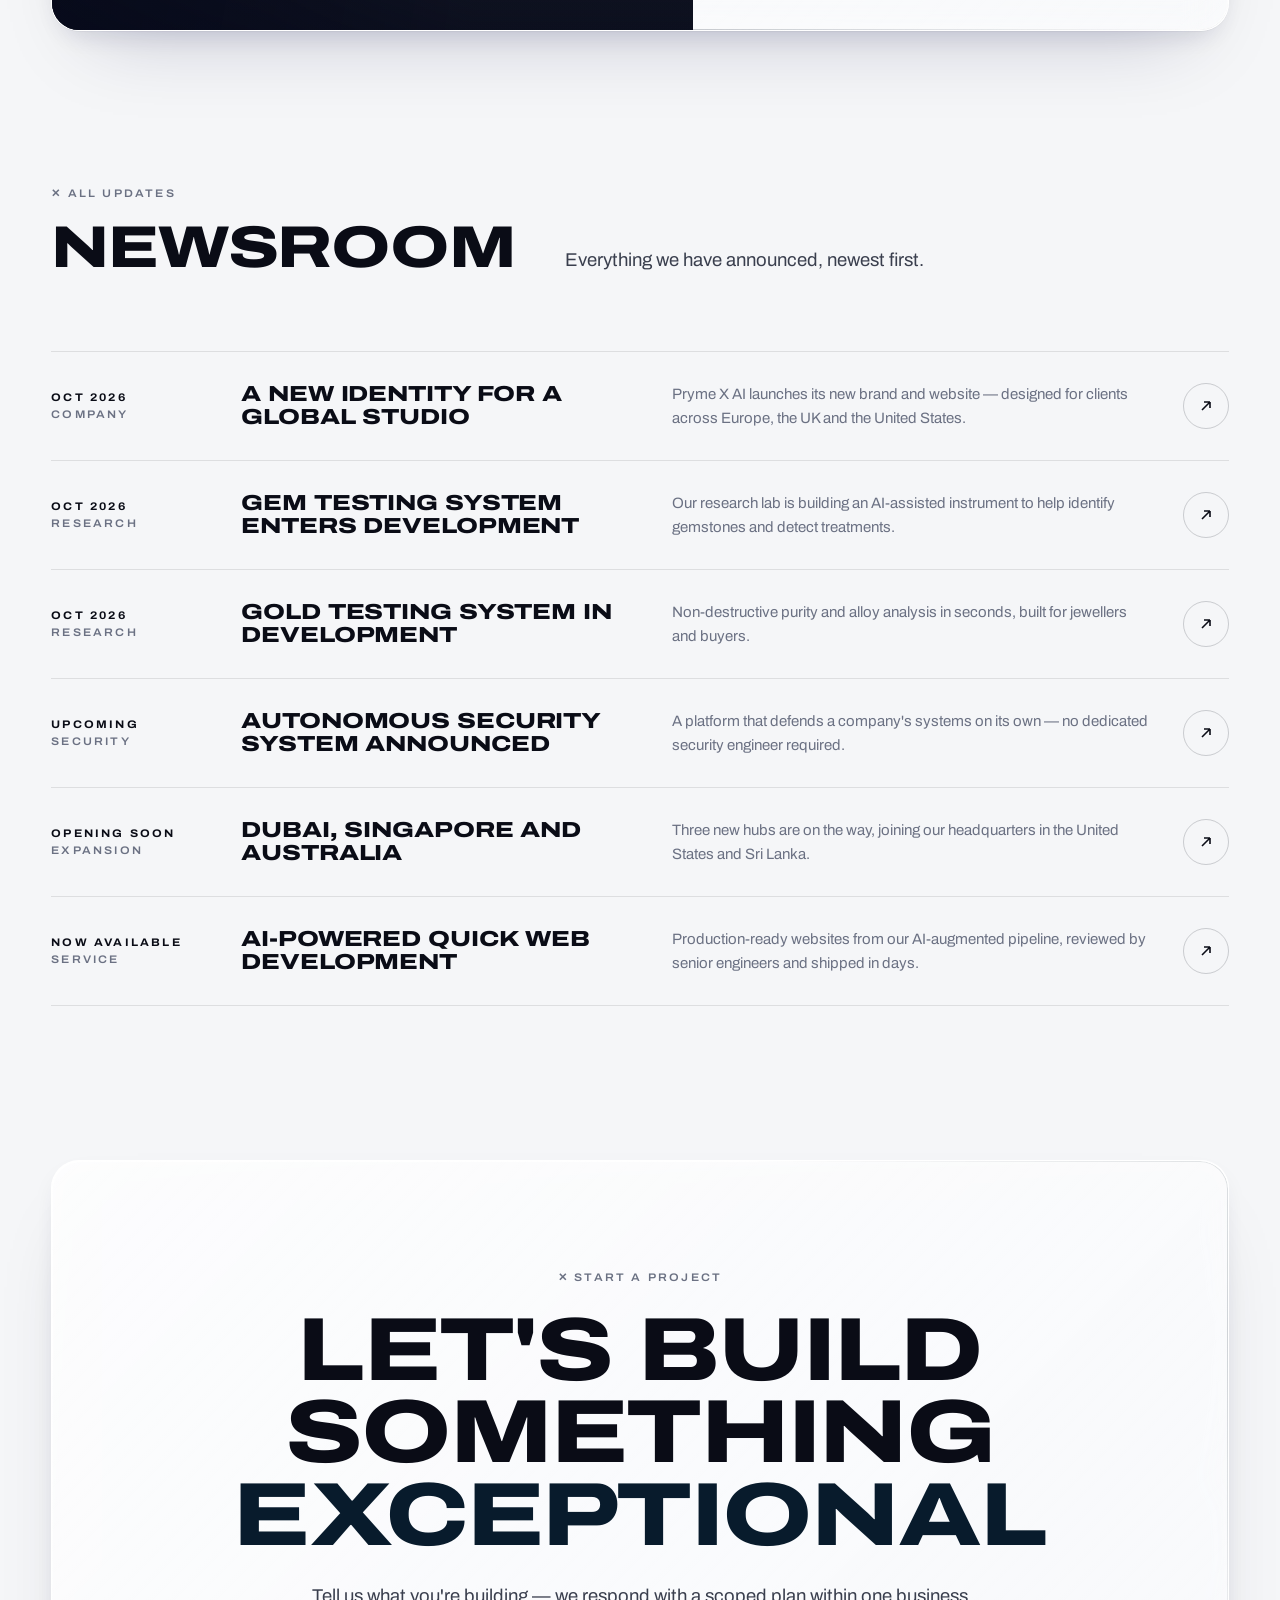
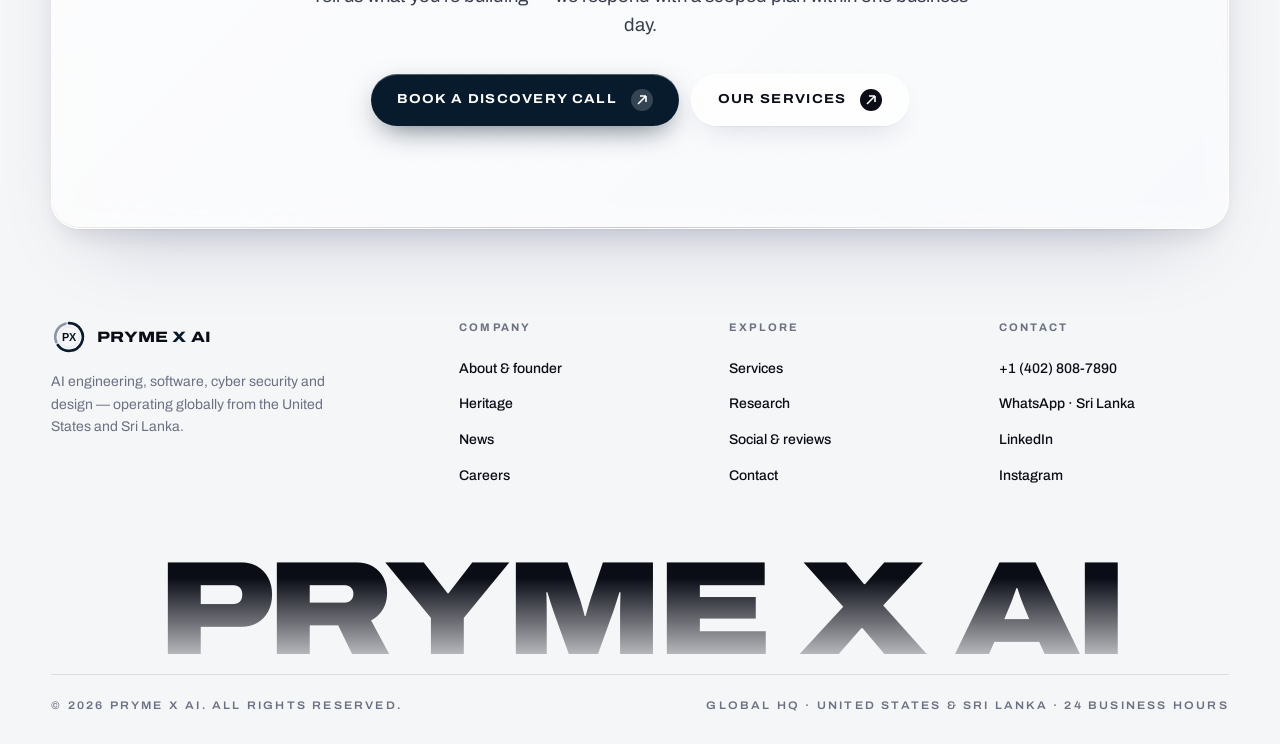
<file: news.html>
<!DOCTYPE html>
<html lang="en">
<head>
<meta charset="utf-8">
<meta name="viewport" content="width=device-width, initial-scale=1, viewport-fit=cover">
<title>News — Pryme X AI</title>
<meta name="description" content="Latest news from Pryme X AI: new identity, research milestones, expansion and new services.">
<meta name="theme-color" content="#F5F6F8">
<meta property="og:type" content="website">
<meta property="og:site_name" content="Pryme X AI">
<meta property="og:title" content="News — Pryme X AI">
<meta property="og:description" content="Latest news from Pryme X AI: new identity, research milestones, expansion and new services.">
<meta property="og:image" content="assets/img/og-image.png">
<meta name="twitter:card" content="summary_large_image">
<link rel="icon" type="image/svg+xml" href="assets/img/favicon.svg">
<link rel="icon" type="image/png" sizes="32x32" href="assets/img/favicon-32.png">
<link rel="apple-touch-icon" href="assets/img/apple-touch-icon.png">
<link rel="manifest" href="site.webmanifest">
<link rel="preload" href="assets/fonts/archivo-latin-wdth-normal.woff2" as="font" type="font/woff2" crossorigin>
<link rel="stylesheet" href="assets/css/style.css">
<script type="importmap">{"imports":{"three":"./assets/js/vendor/three.module.min.js"}}</script>
<script src="site-config.js"></script>
<script src="assets/js/main.js" defer></script>
<script type="module" src="assets/js/scenes.js"></script>
</head>
<body data-page-id="news">
<div class="loader" aria-hidden="true">
  <div class="ld-panel ld-top"></div><div class="ld-panel ld-bot"></div>
  <div class="ld-grid"></div>
  <div class="ld-corner tl label">Pryme X / Core AI</div><div class="ld-corner tr label">Colombo · United States</div>
  <div class="ld-corner bl label">v2026.10</div><div class="ld-corner br label"><span class="ld-status">Initialising core</span></div>
  <div class="ld-center">
    <div class="ld-mark">
      <svg class="ld-ring" viewBox="0 0 200 200"><circle class="ld-track" cx="100" cy="100" r="92"/><circle class="ld-prog" cx="100" cy="100" r="92"/><g class="ld-ticks"></g></svg>
      <svg class="ld-spin" viewBox="0 0 200 200"><circle cx="100" cy="100" r="78" fill="none" stroke="#0A0C16" stroke-opacity=".25" stroke-width="1" stroke-dasharray="2 7"/><path d="M100 22 A78 78 0 0 1 178 100" fill="none" stroke="#081B2C" stroke-width="2" stroke-linecap="round"/></svg>
      <img data-logo src="assets/img/logo.svg" alt="" width="84" height="84">
    </div>
    <div class="ld-word"><span>P</span><span>R</span><span>Y</span><span>M</span><span>E</span><span class="sp"> </span><span class="x">X</span><span class="sp"> </span><span>A</span><span>I</span></div>
    <div class="ld-bar"><i></i></div>
    <div class="ld-pct"><b class="pct">000</b><span class="label">%</span></div>
  </div>
</div>
<div class="page-fade" aria-hidden="true"></div>
<div class="ambient" aria-hidden="true"><i></i><i></i><i></i></div>
<svg width="0" height="0" style="position:absolute" aria-hidden="true"><filter id="liquid" x="0" y="0" width="100%" height="100%" color-interpolation-filters="sRGB"><feTurbulence type="fractalNoise" baseFrequency="0.006 0.011" numOctaves="2" seed="11" result="n"/><feGaussianBlur in="n" stdDeviation="2.5" result="nb"/><feDisplacementMap in="SourceGraphic" in2="nb" scale="34" xChannelSelector="R" yChannelSelector="G"/></filter></svg>
<header class="nav glass liquid">
  <a class="brand" href="index.html" aria-label="Pryme X AI home"><img data-logo src="assets/img/logo.svg" alt="Pryme X AI logo" width="36" height="36"><span>PRYME <em>X</em> AI</span></a>
  <nav aria-label="Main"><ul class="nav-links"><li><a href="index.html" data-page="index">Home</a></li><li><a href="services.html" data-page="services">Services</a></li><li><a href="research.html" data-page="research">Research</a></li><li><a href="about.html" data-page="about">About</a></li><li><a href="social.html" data-page="social">Social</a></li><li><a href="news.html" data-page="news">News</a></li><li><a href="join.html" data-page="join">Join Us</a></li></ul></nav>
  <a class="btn btn-primary" href="join.html#contact" >Get a quote<span class="arr"><svg width="12" height="12" viewBox="0 0 12 12" fill="none"><path d="M2 10L10 2M10 2H4M10 2v6" stroke="currentColor" stroke-width="1.6"/></svg></span></a>
  <button class="burger" aria-label="Menu" aria-expanded="false"><span></span></button>
</header>
<div class="mnav"><a href="index.html" data-page="index">Home</a><a href="services.html" data-page="services">Services</a><a href="research.html" data-page="research">Research</a><a href="about.html" data-page="about">About</a><a href="social.html" data-page="social">Social</a><a href="news.html" data-page="news">News</a><a href="join.html" data-page="join">Join Us</a><a href="heritage.html" data-page="heritage">Heritage</a><div style="margin-top:auto"><a class="btn btn-primary" href="join.html#contact" >Get a quote<span class="arr"><svg width="12" height="12" viewBox="0 0 12 12" fill="none"><path d="M2 10L10 2M10 2H4M10 2v6" stroke="currentColor" stroke-width="1.6"/></svg></span></a></div></div>
<main>
<section class="hero">
  <div class="wrap crumbs"><span class="label">News / Newsroom</span><span class="label"><span class="dot" style="display:inline-block;margin-right:8px"></span>Live · <b data-clock>Colombo</b></span></div>
  <h1 class="mega" data-scramble>NEWS</h1>
  <div class="stage" data-scene="sentinel"></div>
  <span class="side-tag label">newsroom</span>
  <div class="hero-card glass liquid card" style="left:var(--pad);top:44%" data-reveal data-tilt>
    <p class="title-lg">Signals from the studio.</p>
    <p class="muted" style="margin-bottom:22px">Company updates, research milestones and new services — as they happen.</p>
    <a class="bracket" href="#latest">Latest <svg width="12" height="12" viewBox="0 0 12 12" fill="none"><path d="M2 10L10 2M10 2H4M10 2v6" stroke="currentColor" stroke-width="1.6"/></svg></a>
  </div>
  
  <div class="hero-meta"><span class="label">Pryme X / Newsroom</span><span class="label scroll-cue">Scroll to explore <i></i></span></div>
</section>

<section class="section" id="latest"><div class="wrap">
  <article class="glass news-feature" data-reveal>
    <div class="vis"><div class="banner" style="position:absolute;inset:0;min-height:0;border-radius:0;box-shadow:none"><div class="photo"></div></div></div>
    <div class="txt"><span class="status dev"><span class="dot"></span>Featured · Oct 2026</span><h2 class="h2">A new identity for a global studio</h2><p class="lead">Pryme X AI unveils a new brand and website — built in-house with real-time 3D, designed for clients across Europe, the UK and the United States.</p><div><a class="btn btn-ink" href="about.html" >Read about us<span class="arr"><svg width="12" height="12" viewBox="0 0 12 12" fill="none"><path d="M2 10L10 2M10 2H4M10 2v6" stroke="currentColor" stroke-width="1.6"/></svg></span></a></div></div>
  </article>
</div></section>
<section class="section" style="padding-top:0"><div class="wrap">
  <div class="section-head"><div><span class="label">✕ All updates</span><h2 class="h2" data-reveal>Newsroom</h2></div><p class="lead" data-reveal style="--d:.1s">Everything we have announced, newest first.</p></div>
  <div><a class="news-item" href="about.html" data-reveal><span class="label"><b>Oct 2026</b><br>Company</span><h3 class="h3">A new identity for a global studio</h3><p>Pryme X AI launches its new brand and website — designed for clients across Europe, the UK and the United States.</p><span class="go"><svg width="12" height="12" viewBox="0 0 12 12" fill="none"><path d="M2 10L10 2M10 2H4M10 2v6" stroke="currentColor" stroke-width="1.6"/></svg></span></a><a class="news-item" href="research.html" data-reveal><span class="label"><b>Oct 2026</b><br>Research</span><h3 class="h3">Gem testing system enters development</h3><p>Our research lab is building an AI-assisted instrument to help identify gemstones and detect treatments.</p><span class="go"><svg width="12" height="12" viewBox="0 0 12 12" fill="none"><path d="M2 10L10 2M10 2H4M10 2v6" stroke="currentColor" stroke-width="1.6"/></svg></span></a><a class="news-item" href="research.html" data-reveal><span class="label"><b>Oct 2026</b><br>Research</span><h3 class="h3">Gold testing system in development</h3><p>Non-destructive purity and alloy analysis in seconds, built for jewellers and buyers.</p><span class="go"><svg width="12" height="12" viewBox="0 0 12 12" fill="none"><path d="M2 10L10 2M10 2H4M10 2v6" stroke="currentColor" stroke-width="1.6"/></svg></span></a><a class="news-item" href="research.html" data-reveal><span class="label"><b>Upcoming</b><br>Security</span><h3 class="h3">Autonomous security system announced</h3><p>A platform that defends a company's systems on its own — no dedicated security engineer required.</p><span class="go"><svg width="12" height="12" viewBox="0 0 12 12" fill="none"><path d="M2 10L10 2M10 2H4M10 2v6" stroke="currentColor" stroke-width="1.6"/></svg></span></a><a class="news-item" href="about.html" data-reveal><span class="label"><b>Opening soon</b><br>Expansion</span><h3 class="h3">Dubai, Singapore and Australia</h3><p>Three new hubs are on the way, joining our headquarters in the United States and Sri Lanka.</p><span class="go"><svg width="12" height="12" viewBox="0 0 12 12" fill="none"><path d="M2 10L10 2M10 2H4M10 2v6" stroke="currentColor" stroke-width="1.6"/></svg></span></a><a class="news-item" href="services.html" data-reveal><span class="label"><b>Now available</b><br>Service</span><h3 class="h3">AI-Powered Quick Web Development</h3><p>Production-ready websites from our AI-augmented pipeline, reviewed by senior engineers and shipped in days.</p><span class="go"><svg width="12" height="12" viewBox="0 0 12 12" fill="none"><path d="M2 10L10 2M10 2H4M10 2v6" stroke="currentColor" stroke-width="1.6"/></svg></span></a></div>
</div></section>

</main>
<section class="wrap" style="padding-bottom:20px">
  <div class="cta glass liquid" data-reveal>
    <span class="label">✕ Start a project</span>
    <h2 class="h1">Let's build something <span class="blue">exceptional</span></h2>
    <p class="lead">Tell us what you're building — we respond with a scoped plan within one business day.</p>
    <div class="btn-row"><a class="btn btn-primary" href="join.html#contact" >Book a discovery call<span class="arr"><svg width="12" height="12" viewBox="0 0 12 12" fill="none"><path d="M2 10L10 2M10 2H4M10 2v6" stroke="currentColor" stroke-width="1.6"/></svg></span></a><a class="btn btn-glass" href="services.html" >Our services<span class="arr"><svg width="12" height="12" viewBox="0 0 12 12" fill="none"><path d="M2 10L10 2M10 2H4M10 2v6" stroke="currentColor" stroke-width="1.6"/></svg></span></a></div>
  </div>
</section>
<footer>
  <div class="wrap">
    <div class="foot">
      <div>
        <a class="brand" href="index.html"><img data-logo src="assets/img/logo.svg" alt="Pryme X AI logo" width="36" height="36"><span>PRYME <em>X</em> AI</span></a>
        <p>AI engineering, software, cyber security and design — operating globally from the United States and Sri Lanka.</p>
      </div>
      <div><h4>Company</h4><ul><li><a href="about.html">About &amp; founder</a></li><li><a href="heritage.html">Heritage</a></li><li><a href="news.html">News</a></li><li><a href="join.html">Careers</a></li></ul></div>
      <div><h4>Explore</h4><ul><li><a href="services.html">Services</a></li><li><a href="research.html">Research</a></li><li><a href="social.html">Social &amp; reviews</a></li><li><a href="join.html#contact">Contact</a></li></ul></div>
      <div><h4>Contact</h4><ul><li><a data-phone-us href="tel:+14028087890">+1 (402) 808-7890</a></li><li><a data-wa href="https://wa.me/94740875089" target="_blank" rel="noopener">WhatsApp · Sri Lanka</a></li><li><a href="https://www.linkedin.com/in/yasiru-nethshan-gunasinghe-990766284/" target="_blank" rel="noopener">LinkedIn</a></li><li><a href="https://www.instagram.com/prymexai/" target="_blank" rel="noopener">Instagram</a></li></ul></div>
    </div>
    <div class="foot-mega" aria-hidden="true">PRYME X AI</div>
    <div class="foot-bottom"><span class="label">© <span data-year>2026</span> Pryme X AI. All rights reserved.</span><span class="label">Global HQ · United States &amp; Sri Lanka · 24 business hours</span></div>
  </div>
</footer>
</body>
</html>
</file>
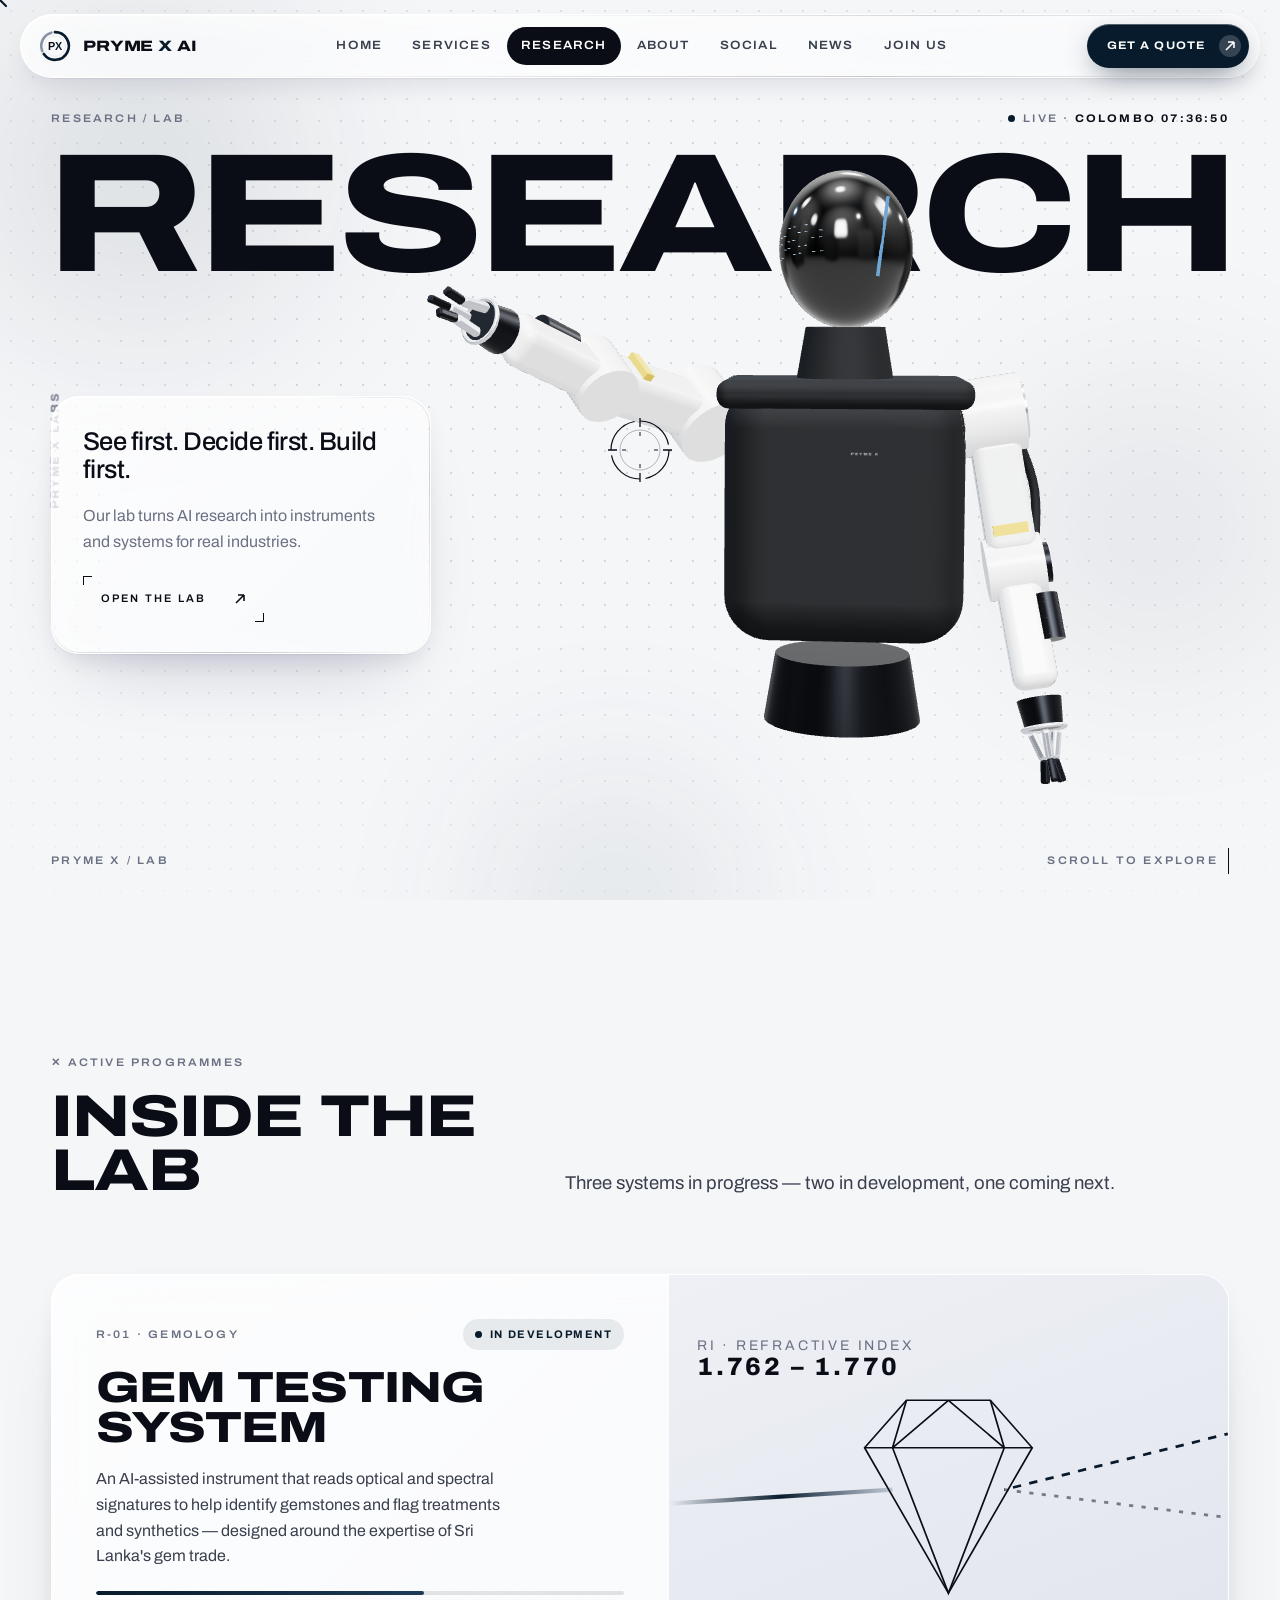
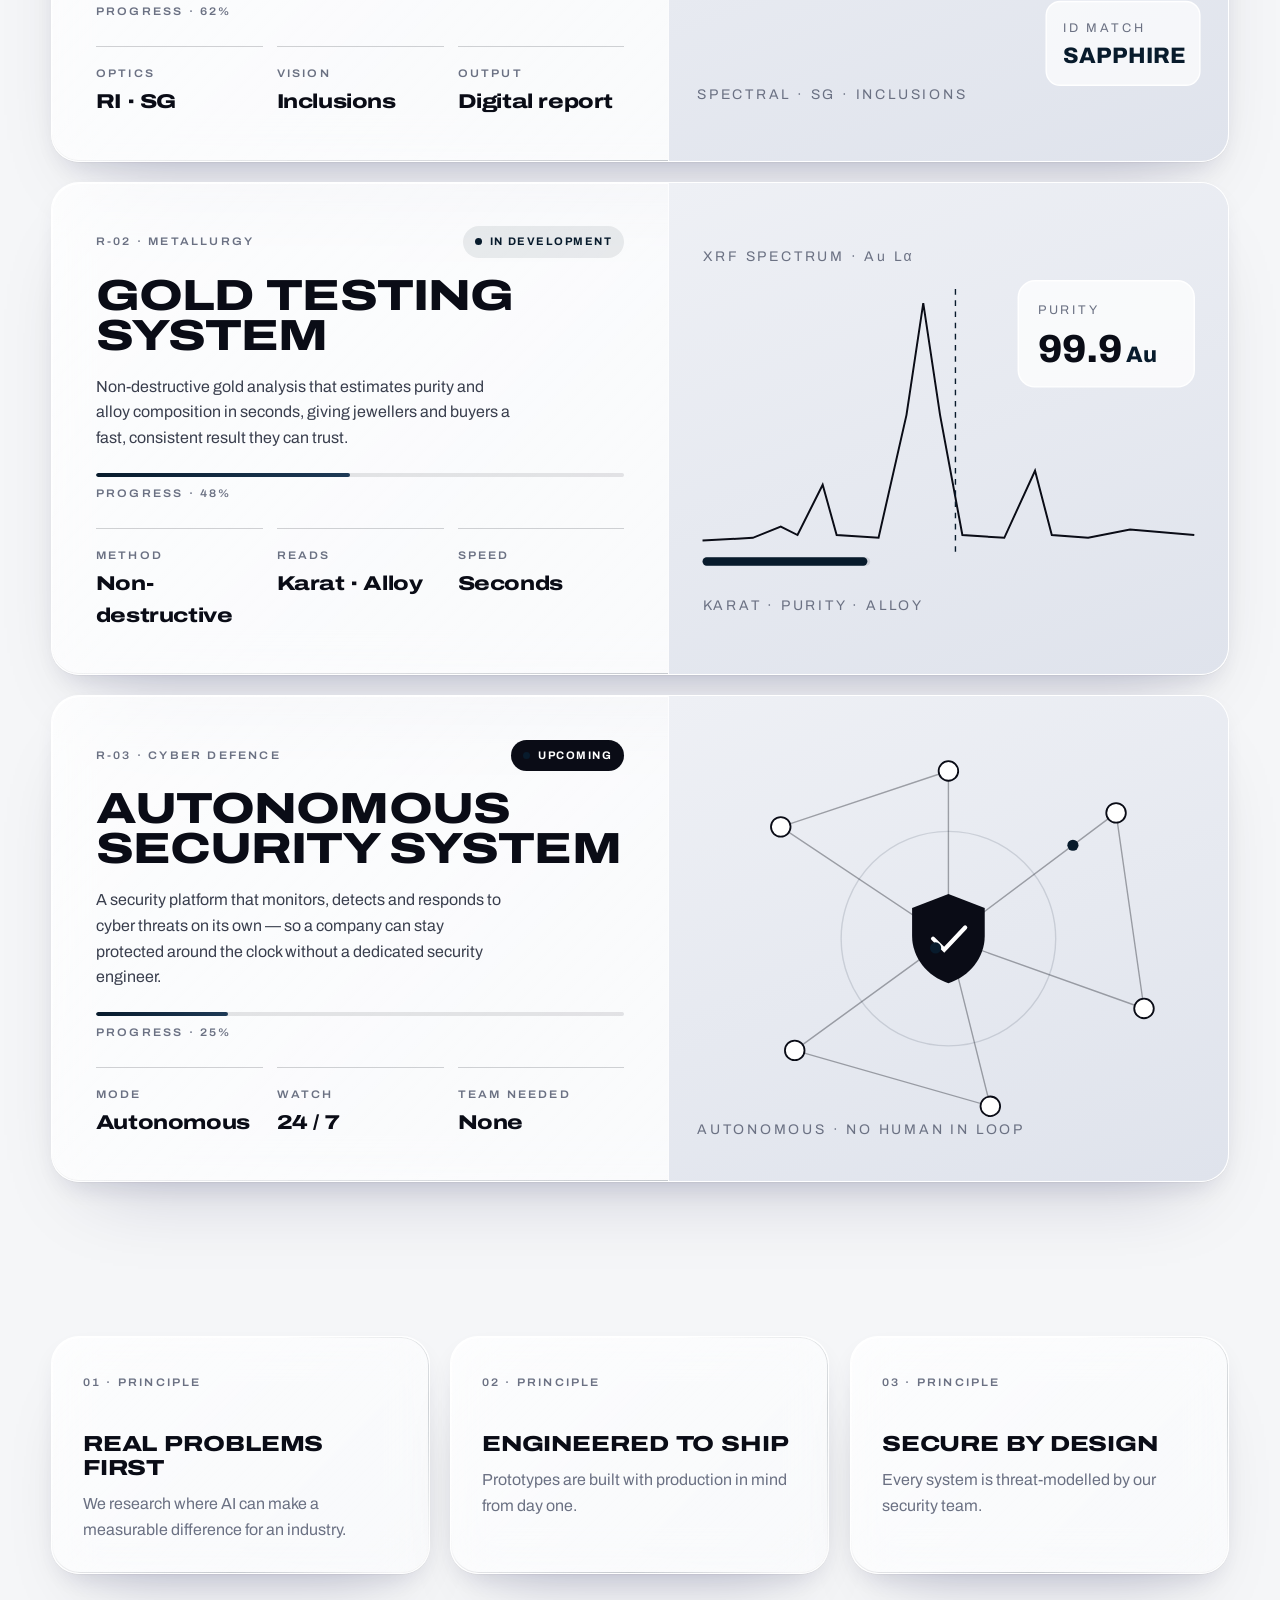
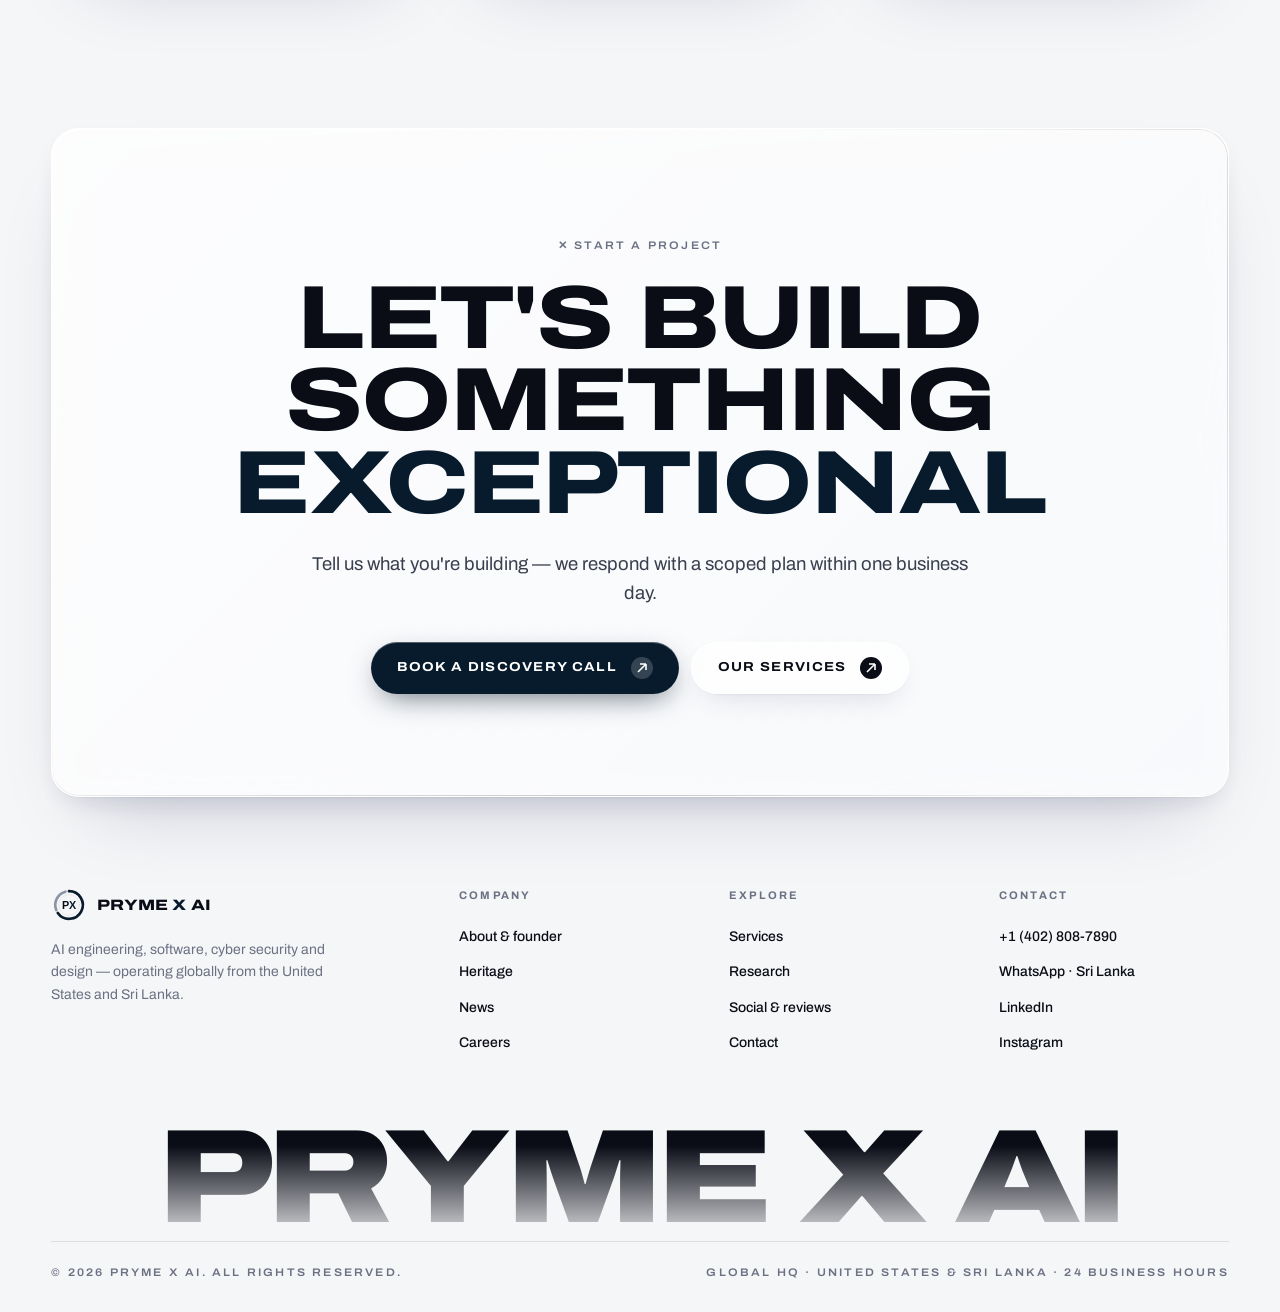
<file: research.html>
<!DOCTYPE html>
<html lang="en">
<head>
<meta charset="utf-8">
<meta name="viewport" content="width=device-width, initial-scale=1, viewport-fit=cover">
<title>Research — Pryme X AI Labs</title>
<meta name="description" content="Pryme X AI research: gem testing system, gold testing system and an autonomous cyber security platform.">
<meta name="theme-color" content="#F5F6F8">
<meta property="og:type" content="website">
<meta property="og:site_name" content="Pryme X AI">
<meta property="og:title" content="Research — Pryme X AI Labs">
<meta property="og:description" content="Pryme X AI research: gem testing system, gold testing system and an autonomous cyber security platform.">
<meta property="og:image" content="assets/img/og-image.png">
<meta name="twitter:card" content="summary_large_image">
<link rel="icon" type="image/svg+xml" href="assets/img/favicon.svg">
<link rel="icon" type="image/png" sizes="32x32" href="assets/img/favicon-32.png">
<link rel="apple-touch-icon" href="assets/img/apple-touch-icon.png">
<link rel="manifest" href="site.webmanifest">
<link rel="preload" href="assets/fonts/archivo-latin-wdth-normal.woff2" as="font" type="font/woff2" crossorigin>
<link rel="stylesheet" href="assets/css/style.css">
<script type="importmap">{"imports":{"three":"./assets/js/vendor/three.module.min.js"}}</script>
<script src="site-config.js"></script>
<script src="assets/js/main.js" defer></script>
<script type="module" src="assets/js/scenes.js"></script>
</head>
<body data-page-id="research">
<div class="loader" aria-hidden="true">
  <div class="ld-panel ld-top"></div><div class="ld-panel ld-bot"></div>
  <div class="ld-grid"></div>
  <div class="ld-corner tl label">Pryme X / Core AI</div><div class="ld-corner tr label">Colombo · United States</div>
  <div class="ld-corner bl label">v2026.10</div><div class="ld-corner br label"><span class="ld-status">Initialising core</span></div>
  <div class="ld-center">
    <div class="ld-mark">
      <svg class="ld-ring" viewBox="0 0 200 200"><circle class="ld-track" cx="100" cy="100" r="92"/><circle class="ld-prog" cx="100" cy="100" r="92"/><g class="ld-ticks"></g></svg>
      <svg class="ld-spin" viewBox="0 0 200 200"><circle cx="100" cy="100" r="78" fill="none" stroke="#0A0C16" stroke-opacity=".25" stroke-width="1" stroke-dasharray="2 7"/><path d="M100 22 A78 78 0 0 1 178 100" fill="none" stroke="#081B2C" stroke-width="2" stroke-linecap="round"/></svg>
      <img data-logo src="assets/img/logo.svg" alt="" width="84" height="84">
    </div>
    <div class="ld-word"><span>P</span><span>R</span><span>Y</span><span>M</span><span>E</span><span class="sp"> </span><span class="x">X</span><span class="sp"> </span><span>A</span><span>I</span></div>
    <div class="ld-bar"><i></i></div>
    <div class="ld-pct"><b class="pct">000</b><span class="label">%</span></div>
  </div>
</div>
<div class="page-fade" aria-hidden="true"></div>
<div class="ambient" aria-hidden="true"><i></i><i></i><i></i></div>
<svg width="0" height="0" style="position:absolute" aria-hidden="true"><filter id="liquid" x="0" y="0" width="100%" height="100%" color-interpolation-filters="sRGB"><feTurbulence type="fractalNoise" baseFrequency="0.006 0.011" numOctaves="2" seed="11" result="n"/><feGaussianBlur in="n" stdDeviation="2.5" result="nb"/><feDisplacementMap in="SourceGraphic" in2="nb" scale="34" xChannelSelector="R" yChannelSelector="G"/></filter></svg>
<header class="nav glass liquid">
  <a class="brand" href="index.html" aria-label="Pryme X AI home"><img data-logo src="assets/img/logo.svg" alt="Pryme X AI logo" width="36" height="36"><span>PRYME <em>X</em> AI</span></a>
  <nav aria-label="Main"><ul class="nav-links"><li><a href="index.html" data-page="index">Home</a></li><li><a href="services.html" data-page="services">Services</a></li><li><a href="research.html" data-page="research">Research</a></li><li><a href="about.html" data-page="about">About</a></li><li><a href="social.html" data-page="social">Social</a></li><li><a href="news.html" data-page="news">News</a></li><li><a href="join.html" data-page="join">Join Us</a></li></ul></nav>
  <a class="btn btn-primary" href="join.html#contact" >Get a quote<span class="arr"><svg width="12" height="12" viewBox="0 0 12 12" fill="none"><path d="M2 10L10 2M10 2H4M10 2v6" stroke="currentColor" stroke-width="1.6"/></svg></span></a>
  <button class="burger" aria-label="Menu" aria-expanded="false"><span></span></button>
</header>
<div class="mnav"><a href="index.html" data-page="index">Home</a><a href="services.html" data-page="services">Services</a><a href="research.html" data-page="research">Research</a><a href="about.html" data-page="about">About</a><a href="social.html" data-page="social">Social</a><a href="news.html" data-page="news">News</a><a href="join.html" data-page="join">Join Us</a><a href="heritage.html" data-page="heritage">Heritage</a><div style="margin-top:auto"><a class="btn btn-primary" href="join.html#contact" >Get a quote<span class="arr"><svg width="12" height="12" viewBox="0 0 12 12" fill="none"><path d="M2 10L10 2M10 2H4M10 2v6" stroke="currentColor" stroke-width="1.6"/></svg></span></a></div></div>
<main>
<section class="hero">
  <div class="wrap crumbs"><span class="label">Research / Lab</span><span class="label"><span class="dot" style="display:inline-block;margin-right:8px"></span>Live · <b data-clock>Colombo</b></span></div>
  <h1 class="mega" data-scramble>RESEARCH</h1>
  <div class="stage" data-scene="full" data-offset="0.32"></div>
  <span class="side-tag label">pryme x labs</span>
  <div class="hero-card glass liquid card" style="left:var(--pad);top:44%" data-reveal data-tilt>
    <p class="title-lg">See first. Decide first. Build first.</p>
    <p class="muted" style="margin-bottom:22px">Our lab turns AI research into instruments and systems for real industries.</p>
    <a class="bracket" href="#lab">Open the lab <svg width="12" height="12" viewBox="0 0 12 12" fill="none"><path d="M2 10L10 2M10 2H4M10 2v6" stroke="currentColor" stroke-width="1.6"/></svg></a>
  </div>
  
  <div class="hero-meta"><span class="label">Pryme X / Lab</span><span class="label scroll-cue">Scroll to explore <i></i></span></div>
</section>

<section class="section" id="lab"><div class="wrap">
  <div class="section-head"><div><span class="label">✕ Active programmes</span><h2 class="h2" data-reveal>Inside the lab</h2></div><p class="lead" data-reveal style="--d:.1s">Three systems in progress — two in development, one coming next.</p></div>
  <div style="display:grid;gap:20px"><article class="glass rbox" data-reveal>
  <div class="rtext"><div style="display:flex;justify-content:space-between;align-items:center;gap:10px"><span class="label">R-01 · Gemology</span><span class="status dev"><span class="dot"></span>In development</span></div>
  <h3 class="h2">Gem testing system</h3><p>An AI-assisted instrument that reads optical and spectral signatures to help identify gemstones and flag treatments and synthetics — designed around the expertise of Sri Lanka's gem trade.</p>
  <div class="progress" style="--p:62%"><i></i></div><span class="label" style="margin-top:8px">Progress · 62%</span>
  <div class="spec"><div><span class="label">Optics</span><b>RI · SG</b></div><div><span class="label">Vision</span><b>Inclusions</b></div><div><span class="label">Output</span><b>Digital report</b></div></div></div>
  <div class="rvis"><svg viewBox="0 0 400 320" preserveAspectRatio="xMidYMid meet"><defs><linearGradient id="gb" x1="0" x2="1"><stop offset="0" stop-color="#081B2C" stop-opacity="0"/><stop offset=".5" stop-color="#081B2C"/><stop offset="1" stop-color="#1E3A56" stop-opacity=".2"/></linearGradient></defs>
<g fill="none" stroke="#0A0C16" stroke-width="1.2"><path d="M140 110l30-34h60l30 34-60 104z"/><path d="M140 110h120M170 76l-10 34 40 104 40-104-10-34M200 76l-40 34M200 76l40 34"/></g>
<path d="M0 150 L160 140" stroke="url(#gb)" stroke-width="3"/><g stroke-width="2" fill="none"><path d="M240 140 L400 100" stroke="#081B2C" stroke-dasharray="6 6"><animate attributeName="stroke-dashoffset" from="0" to="-24" dur="1s" repeatCount="indefinite"/></path><path d="M240 140 L400 160" stroke="#0A0C16" stroke-opacity=".5" stroke-dasharray="3 6"/></g>
<g font-family="Archivo,Arial" font-size="10" letter-spacing="2" fill="#6B7183"><text x="20" y="40">RI · REFRACTIVE INDEX</text><text x="20" y="58" fill="#0A0C16" font-size="18" font-weight="800">1.762 – 1.770</text><text x="20" y="290">SPECTRAL · SG · INCLUSIONS</text></g>
<g transform="translate(270 220)"><rect width="110" height="60" rx="10" fill="#fff" fill-opacity=".7" stroke="#fff"/><text x="12" y="22" font-family="Archivo,Arial" font-size="9" letter-spacing="2" fill="#6B7183">ID MATCH</text><text x="12" y="44" font-family="Archivo,Arial" font-size="16" font-weight="800" fill="#081B2C">SAPPHIRE</text></g></svg></div></article><article class="glass rbox" data-reveal>
  <div class="rtext"><div style="display:flex;justify-content:space-between;align-items:center;gap:10px"><span class="label">R-02 · Metallurgy</span><span class="status dev"><span class="dot"></span>In development</span></div>
  <h3 class="h2">Gold testing system</h3><p>Non-destructive gold analysis that estimates purity and alloy composition in seconds, giving jewellers and buyers a fast, consistent result they can trust.</p>
  <div class="progress" style="--p:48%"><i></i></div><span class="label" style="margin-top:8px">Progress · 48%</span>
  <div class="spec"><div><span class="label">Method</span><b>Non-destructive</b></div><div><span class="label">Reads</span><b>Karat · Alloy</b></div><div><span class="label">Speed</span><b>Seconds</b></div></div></div>
  <div class="rvis"><svg viewBox="0 0 400 320" preserveAspectRatio="xMidYMid meet"><g font-family="Archivo,Arial" fill="#6B7183" font-size="10" letter-spacing="2"><text x="24" y="40">XRF SPECTRUM · Au Lα</text><text x="24" y="290">KARAT · PURITY · ALLOY</text></g>
<polyline fill="none" stroke="#0A0C16" stroke-width="1.4" points="24,240 60,238 80,230 92,236 110,200 120,236 150,238 170,150 182,70 194,150 210,236 240,238 262,190 274,236 300,238 330,232 376,236"/>
<line x1="182" y1="60" x2="182" y2="250" stroke="#081B2C" stroke-dasharray="4 4"><animate attributeName="x1" values="150;210;182" dur="3s" repeatCount="indefinite"/><animate attributeName="x2" values="150;210;182" dur="3s" repeatCount="indefinite"/></line>
<g transform="translate(250 54)"><rect width="126" height="76" rx="12" fill="#fff" fill-opacity=".75" stroke="#fff"/><text x="14" y="24" font-family="Archivo,Arial" font-size="9" letter-spacing="2" fill="#6B7183">PURITY</text><text x="14" y="58" font-family="Archivo,Arial" font-size="28" font-weight="800" fill="#0A0C16">99.9<tspan fill="#081B2C" font-size="16"> Au</tspan></text></g>
<g transform="translate(24 252)"><rect width="120" height="6" rx="3" fill="#0A0C16" fill-opacity=".1"/><rect width="118" height="6" rx="3" fill="#081B2C"><animate attributeName="width" values="0;118" dur="2.4s" fill="freeze"/></rect></g></svg></div></article><article class="glass rbox" data-reveal>
  <div class="rtext"><div style="display:flex;justify-content:space-between;align-items:center;gap:10px"><span class="label">R-03 · Cyber defence</span><span class="status soon"><span class="dot"></span>Upcoming</span></div>
  <h3 class="h2">Autonomous security system</h3><p>A security platform that monitors, detects and responds to cyber threats on its own — so a company can stay protected around the clock without a dedicated security engineer.</p>
  <div class="progress" style="--p:25%"><i></i></div><span class="label" style="margin-top:8px">Progress · 25%</span>
  <div class="spec"><div><span class="label">Mode</span><b>Autonomous</b></div><div><span class="label">Watch</span><b>24 / 7</b></div><div><span class="label">Team needed</span><b>None</b></div></div></div>
  <div class="rvis"><svg viewBox="0 0 400 320" preserveAspectRatio="xMidYMid meet"><g stroke="#0A0C16" stroke-opacity=".35" stroke-width="1"><path d="M200 160L80 80M200 160L320 70M200 160L340 210M200 160L90 240M200 160L200 40M200 160L230 280M80 80L200 40M320 70L340 210M90 240L230 280"/></g>
<g fill="#fff" stroke="#0A0C16" stroke-width="1.3"><circle cx="80" cy="80" r="7"/><circle cx="320" cy="70" r="7"/><circle cx="340" cy="210" r="7"/><circle cx="90" cy="240" r="7"/><circle cx="200" cy="40" r="7"/><circle cx="230" cy="280" r="7"/></g>
<circle cx="200" cy="160" r="54" fill="none" stroke="#081B2C" stroke-opacity=".3"><animate attributeName="r" values="40;90" dur="2.4s" repeatCount="indefinite"/><animate attributeName="stroke-opacity" values=".5;0" dur="2.4s" repeatCount="indefinite"/></circle>
<path d="M200 128l26 10v20c0 16-11 29-26 34-15-5-26-18-26-34v-20z" fill="#0A0C16"/><path d="M189 160l8 8 15-16" stroke="#fff" stroke-width="3" fill="none" stroke-linecap="round"/>
<circle r="4" fill="#081B2C"><animateMotion dur="2.2s" repeatCount="indefinite" path="M320 70L200 160"/></circle><circle r="4" fill="#081B2C"><animateMotion dur="2.8s" repeatCount="indefinite" path="M90 240L200 160"/></circle>
<g font-family="Archivo,Arial" font-size="10" letter-spacing="2" fill="#6B7183"><text x="20" y="300">AUTONOMOUS · NO HUMAN IN LOOP</text></g></svg></div></article></div>
</div></section>
<section class="section" style="padding-top:0"><div class="wrap grid-3">
  <div class="glass card" data-reveal data-tilt><span class="label">01 · Principle</span><h3 class="h3" style="margin:40px 0 10px">Real problems first</h3><p class="muted">We research where AI can make a measurable difference for an industry.</p></div>
  <div class="glass card" data-reveal data-tilt style="--d:.08s"><span class="label">02 · Principle</span><h3 class="h3" style="margin:40px 0 10px">Engineered to ship</h3><p class="muted">Prototypes are built with production in mind from day one.</p></div>
  <div class="glass card" data-reveal data-tilt style="--d:.16s"><span class="label">03 · Principle</span><h3 class="h3" style="margin:40px 0 10px">Secure by design</h3><p class="muted">Every system is threat-modelled by our security team.</p></div>
</div></section>

</main>
<section class="wrap" style="padding-bottom:20px">
  <div class="cta glass liquid" data-reveal>
    <span class="label">✕ Start a project</span>
    <h2 class="h1">Let's build something <span class="blue">exceptional</span></h2>
    <p class="lead">Tell us what you're building — we respond with a scoped plan within one business day.</p>
    <div class="btn-row"><a class="btn btn-primary" href="join.html#contact" >Book a discovery call<span class="arr"><svg width="12" height="12" viewBox="0 0 12 12" fill="none"><path d="M2 10L10 2M10 2H4M10 2v6" stroke="currentColor" stroke-width="1.6"/></svg></span></a><a class="btn btn-glass" href="services.html" >Our services<span class="arr"><svg width="12" height="12" viewBox="0 0 12 12" fill="none"><path d="M2 10L10 2M10 2H4M10 2v6" stroke="currentColor" stroke-width="1.6"/></svg></span></a></div>
  </div>
</section>
<footer>
  <div class="wrap">
    <div class="foot">
      <div>
        <a class="brand" href="index.html"><img data-logo src="assets/img/logo.svg" alt="Pryme X AI logo" width="36" height="36"><span>PRYME <em>X</em> AI</span></a>
        <p>AI engineering, software, cyber security and design — operating globally from the United States and Sri Lanka.</p>
      </div>
      <div><h4>Company</h4><ul><li><a href="about.html">About &amp; founder</a></li><li><a href="heritage.html">Heritage</a></li><li><a href="news.html">News</a></li><li><a href="join.html">Careers</a></li></ul></div>
      <div><h4>Explore</h4><ul><li><a href="services.html">Services</a></li><li><a href="research.html">Research</a></li><li><a href="social.html">Social &amp; reviews</a></li><li><a href="join.html#contact">Contact</a></li></ul></div>
      <div><h4>Contact</h4><ul><li><a data-phone-us href="tel:+14028087890">+1 (402) 808-7890</a></li><li><a data-wa href="https://wa.me/94740875089" target="_blank" rel="noopener">WhatsApp · Sri Lanka</a></li><li><a href="https://www.linkedin.com/in/yasiru-nethshan-gunasinghe-990766284/" target="_blank" rel="noopener">LinkedIn</a></li><li><a href="https://www.instagram.com/prymexai/" target="_blank" rel="noopener">Instagram</a></li></ul></div>
    </div>
    <div class="foot-mega" aria-hidden="true">PRYME X AI</div>
    <div class="foot-bottom"><span class="label">© <span data-year>2026</span> Pryme X AI. All rights reserved.</span><span class="label">Global HQ · United States &amp; Sri Lanka · 24 business hours</span></div>
  </div>
</footer>
</body>
</html>
</file>
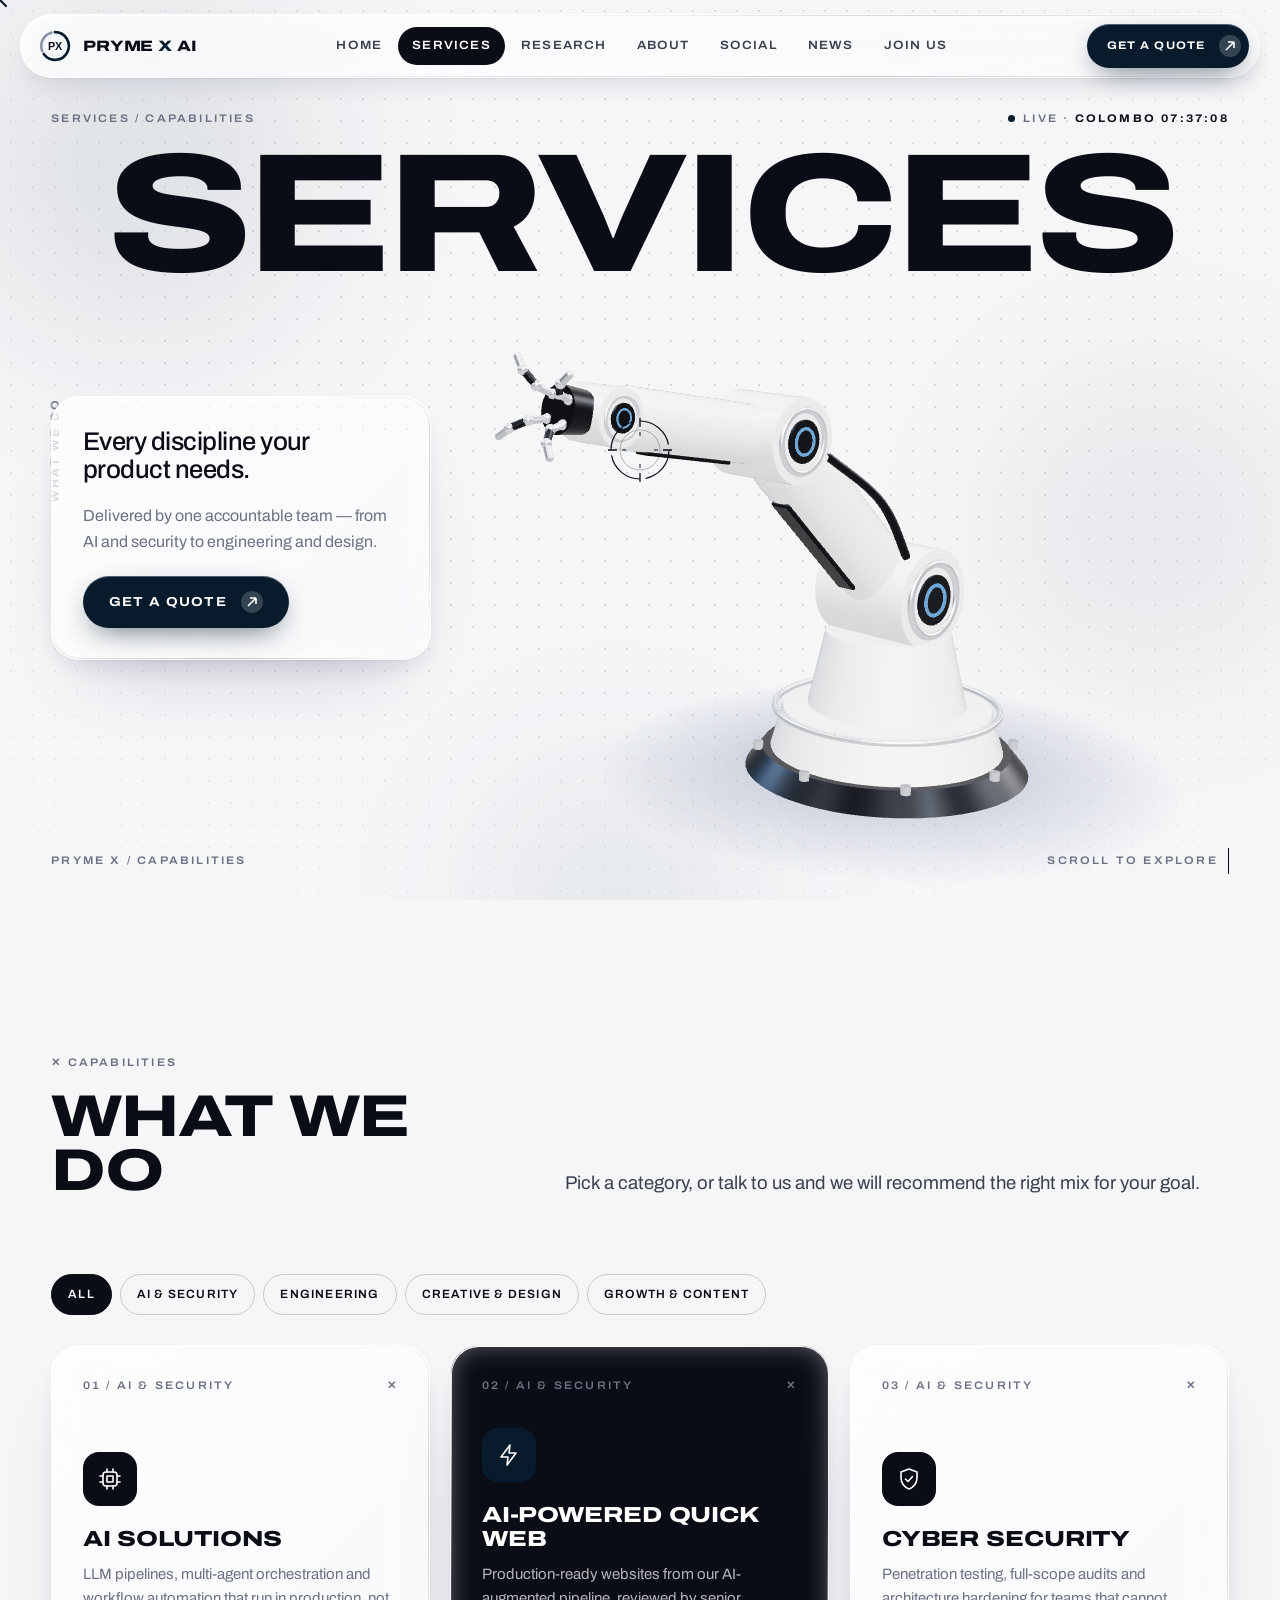
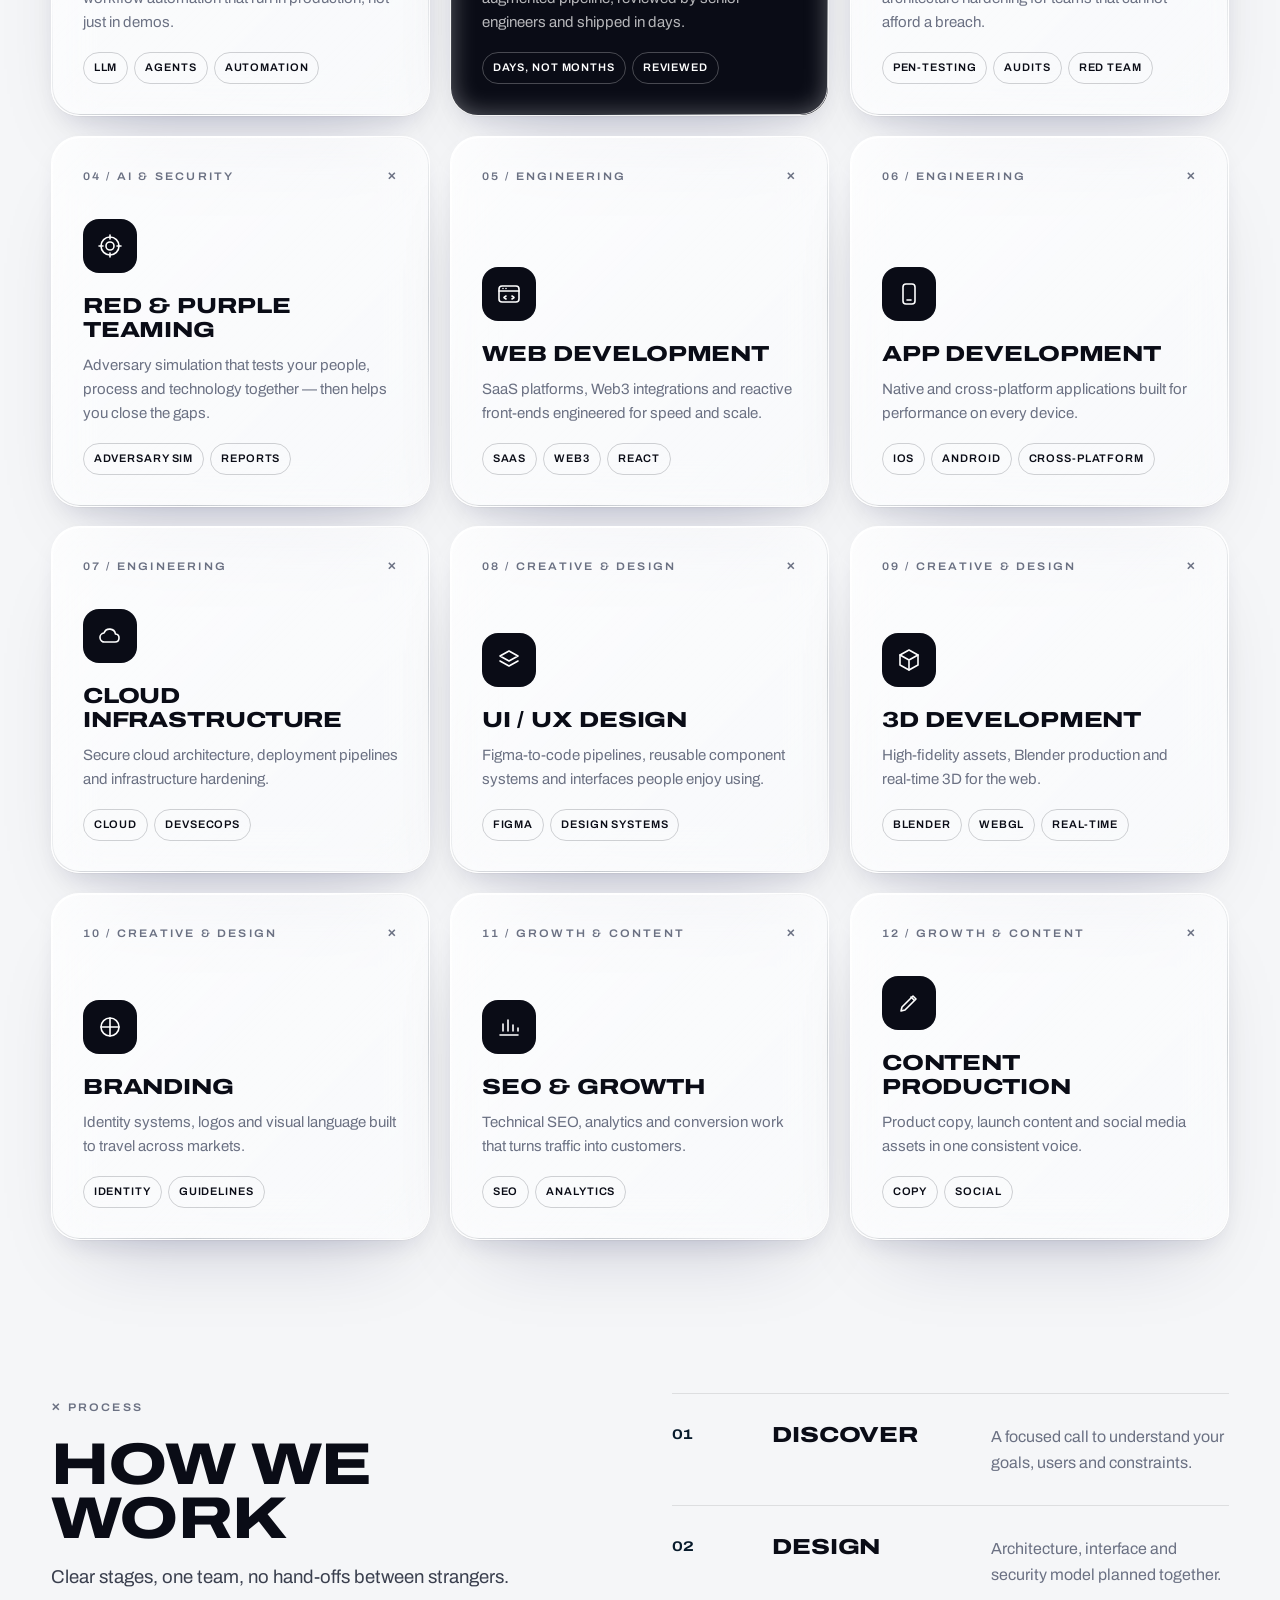
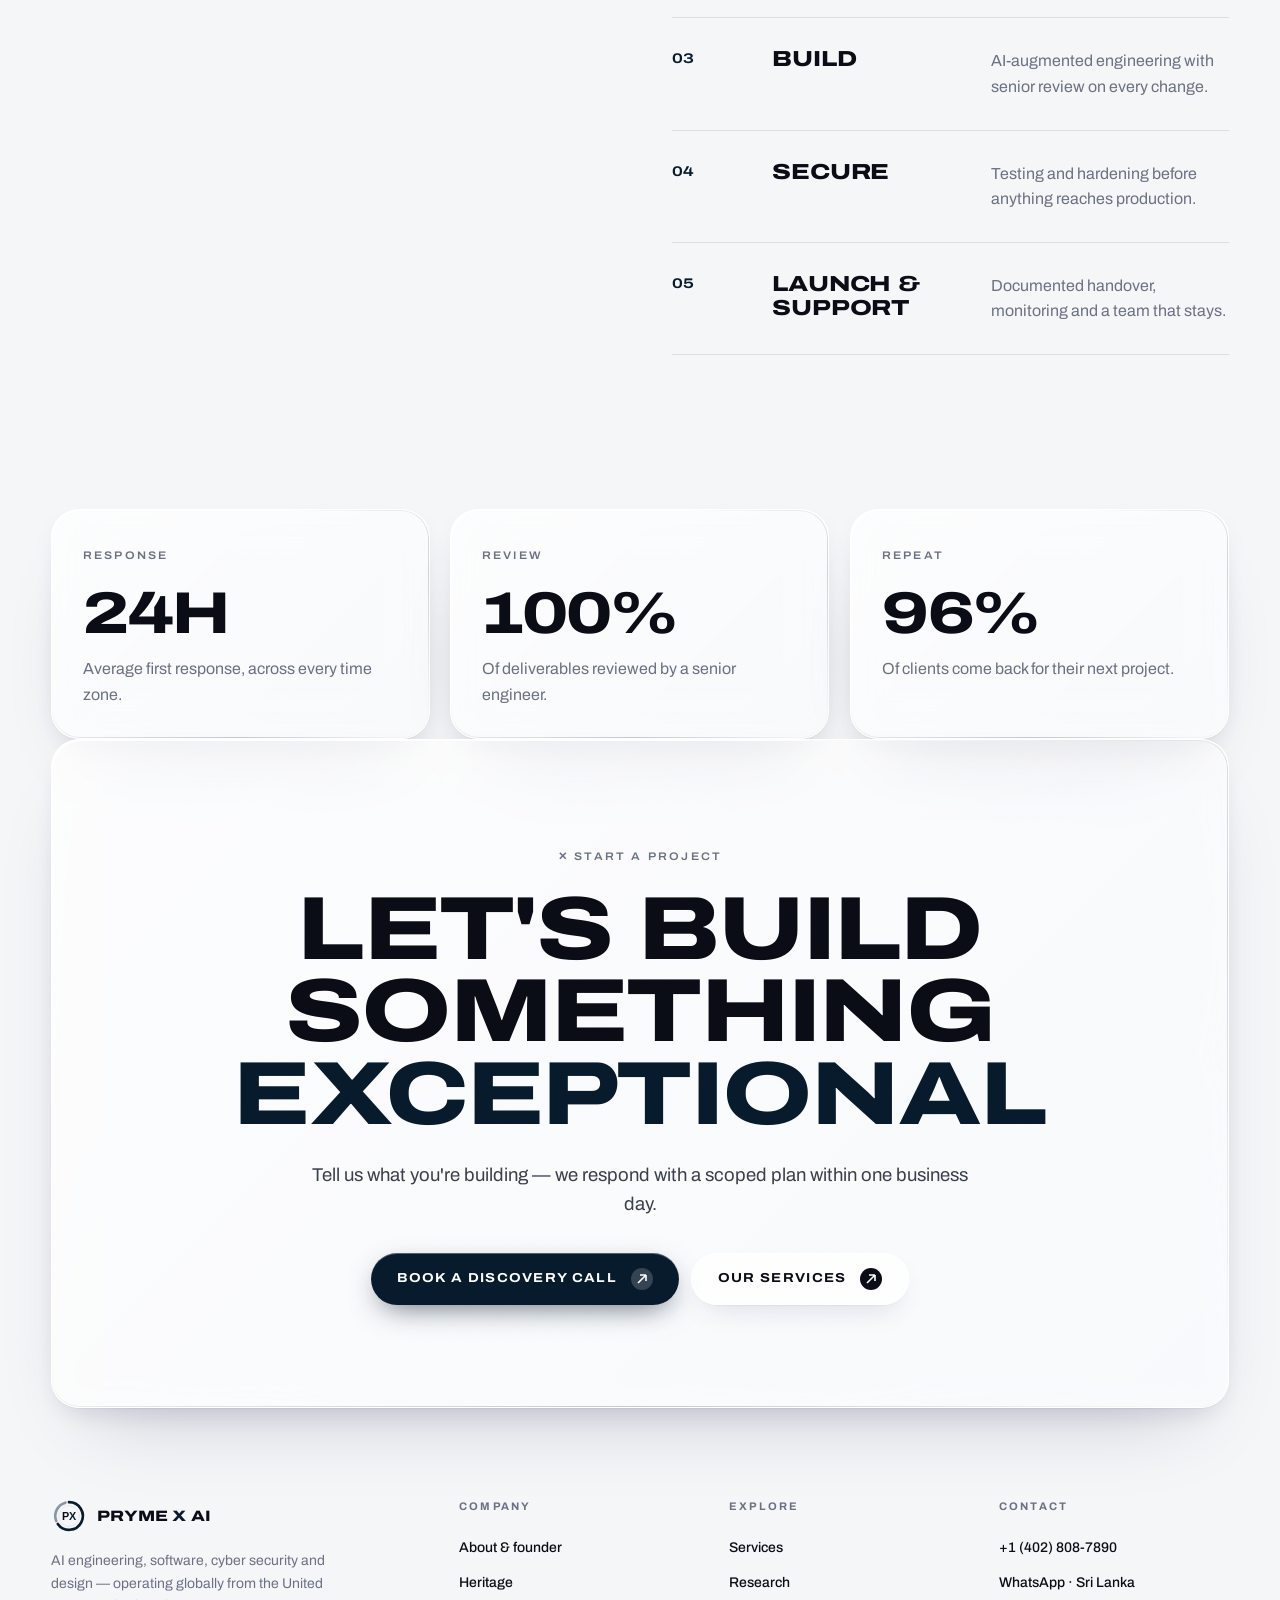
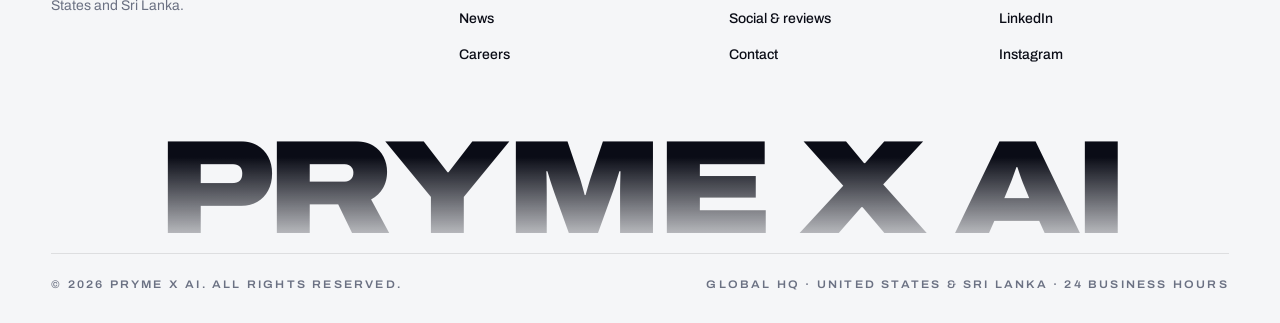
<file: services.html>
<!DOCTYPE html>
<html lang="en">
<head>
<meta charset="utf-8">
<meta name="viewport" content="width=device-width, initial-scale=1, viewport-fit=cover">
<title>Services — Pryme X AI</title>
<meta name="description" content="AI solutions, cyber security, web and app development, UI/UX, 3D and growth services from Pryme X AI.">
<meta name="theme-color" content="#F5F6F8">
<meta property="og:type" content="website">
<meta property="og:site_name" content="Pryme X AI">
<meta property="og:title" content="Services — Pryme X AI">
<meta property="og:description" content="AI solutions, cyber security, web and app development, UI/UX, 3D and growth services from Pryme X AI.">
<meta property="og:image" content="assets/img/og-image.png">
<meta name="twitter:card" content="summary_large_image">
<link rel="icon" type="image/svg+xml" href="assets/img/favicon.svg">
<link rel="icon" type="image/png" sizes="32x32" href="assets/img/favicon-32.png">
<link rel="apple-touch-icon" href="assets/img/apple-touch-icon.png">
<link rel="manifest" href="site.webmanifest">
<link rel="preload" href="assets/fonts/archivo-latin-wdth-normal.woff2" as="font" type="font/woff2" crossorigin>
<link rel="stylesheet" href="assets/css/style.css">
<script type="importmap">{"imports":{"three":"./assets/js/vendor/three.module.min.js"}}</script>
<script src="site-config.js"></script>
<script src="assets/js/main.js" defer></script>
<script type="module" src="assets/js/scenes.js"></script>
</head>
<body data-page-id="services">
<div class="loader" aria-hidden="true">
  <div class="ld-panel ld-top"></div><div class="ld-panel ld-bot"></div>
  <div class="ld-grid"></div>
  <div class="ld-corner tl label">Pryme X / Core AI</div><div class="ld-corner tr label">Colombo · United States</div>
  <div class="ld-corner bl label">v2026.10</div><div class="ld-corner br label"><span class="ld-status">Initialising core</span></div>
  <div class="ld-center">
    <div class="ld-mark">
      <svg class="ld-ring" viewBox="0 0 200 200"><circle class="ld-track" cx="100" cy="100" r="92"/><circle class="ld-prog" cx="100" cy="100" r="92"/><g class="ld-ticks"></g></svg>
      <svg class="ld-spin" viewBox="0 0 200 200"><circle cx="100" cy="100" r="78" fill="none" stroke="#0A0C16" stroke-opacity=".25" stroke-width="1" stroke-dasharray="2 7"/><path d="M100 22 A78 78 0 0 1 178 100" fill="none" stroke="#081B2C" stroke-width="2" stroke-linecap="round"/></svg>
      <img data-logo src="assets/img/logo.svg" alt="" width="84" height="84">
    </div>
    <div class="ld-word"><span>P</span><span>R</span><span>Y</span><span>M</span><span>E</span><span class="sp"> </span><span class="x">X</span><span class="sp"> </span><span>A</span><span>I</span></div>
    <div class="ld-bar"><i></i></div>
    <div class="ld-pct"><b class="pct">000</b><span class="label">%</span></div>
  </div>
</div>
<div class="page-fade" aria-hidden="true"></div>
<div class="ambient" aria-hidden="true"><i></i><i></i><i></i></div>
<svg width="0" height="0" style="position:absolute" aria-hidden="true"><filter id="liquid" x="0" y="0" width="100%" height="100%" color-interpolation-filters="sRGB"><feTurbulence type="fractalNoise" baseFrequency="0.006 0.011" numOctaves="2" seed="11" result="n"/><feGaussianBlur in="n" stdDeviation="2.5" result="nb"/><feDisplacementMap in="SourceGraphic" in2="nb" scale="34" xChannelSelector="R" yChannelSelector="G"/></filter></svg>
<header class="nav glass liquid">
  <a class="brand" href="index.html" aria-label="Pryme X AI home"><img data-logo src="assets/img/logo.svg" alt="Pryme X AI logo" width="36" height="36"><span>PRYME <em>X</em> AI</span></a>
  <nav aria-label="Main"><ul class="nav-links"><li><a href="index.html" data-page="index">Home</a></li><li><a href="services.html" data-page="services">Services</a></li><li><a href="research.html" data-page="research">Research</a></li><li><a href="about.html" data-page="about">About</a></li><li><a href="social.html" data-page="social">Social</a></li><li><a href="news.html" data-page="news">News</a></li><li><a href="join.html" data-page="join">Join Us</a></li></ul></nav>
  <a class="btn btn-primary" href="join.html#contact" >Get a quote<span class="arr"><svg width="12" height="12" viewBox="0 0 12 12" fill="none"><path d="M2 10L10 2M10 2H4M10 2v6" stroke="currentColor" stroke-width="1.6"/></svg></span></a>
  <button class="burger" aria-label="Menu" aria-expanded="false"><span></span></button>
</header>
<div class="mnav"><a href="index.html" data-page="index">Home</a><a href="services.html" data-page="services">Services</a><a href="research.html" data-page="research">Research</a><a href="about.html" data-page="about">About</a><a href="social.html" data-page="social">Social</a><a href="news.html" data-page="news">News</a><a href="join.html" data-page="join">Join Us</a><a href="heritage.html" data-page="heritage">Heritage</a><div style="margin-top:auto"><a class="btn btn-primary" href="join.html#contact" >Get a quote<span class="arr"><svg width="12" height="12" viewBox="0 0 12 12" fill="none"><path d="M2 10L10 2M10 2H4M10 2v6" stroke="currentColor" stroke-width="1.6"/></svg></span></a></div></div>
<main>
<section class="hero">
  <div class="wrap crumbs"><span class="label">Services / Capabilities</span><span class="label"><span class="dot" style="display:inline-block;margin-right:8px"></span>Live · <b data-clock>Colombo</b></span></div>
  <h1 class="mega" data-scramble>SERVICES</h1>
  <div class="stage" data-scene="arm"></div>
  <span class="side-tag label">what we do</span>
  <div class="hero-card glass liquid card" style="left:var(--pad);top:44%" data-reveal data-tilt>
    <p class="title-lg">Every discipline your product needs.</p>
    <p class="muted" style="margin-bottom:22px">Delivered by one accountable team — from AI and security to engineering and design.</p>
    <a class="btn btn-primary" href="join.html#contact" >Get a quote<span class="arr"><svg width="12" height="12" viewBox="0 0 12 12" fill="none"><path d="M2 10L10 2M10 2H4M10 2v6" stroke="currentColor" stroke-width="1.6"/></svg></span></a>
  </div>
  
  <div class="hero-meta"><span class="label">Pryme X / Capabilities</span><span class="label scroll-cue">Scroll to explore <i></i></span></div>
</section>

<section class="section"><div class="wrap">
  <div class="section-head"><div><span class="label">✕ Capabilities</span><h2 class="h2" data-reveal>What we do</h2></div><p class="lead" data-reveal style="--d:.1s">Pick a category, or talk to us and we will recommend the right mix for your goal.</p></div>
  <div class="filters"><button class="on" data-f="all">All</button><button data-f="AI & Security">AI & Security</button><button data-f="Engineering">Engineering</button><button data-f="Creative & Design">Creative & Design</button><button data-f="Growth & Content">Growth & Content</button></div>
  <div class="grid-3"><article class="glass card svc" data-cat="AI & Security" data-reveal data-tilt style="--d:0.0s">
  <div class="idx"><span class="label">01 / AI & Security</span><span class="label">✕</span></div>
  <div class="ico"><svg viewBox="0 0 24 24" fill="none" stroke="currentColor" stroke-width="1.6" stroke-linecap="round" stroke-linejoin="round" aria-hidden="true"><rect x="5" y="5" width="14" height="14" rx="3"/><path d="M9 9h6v6H9zM9 2v3M15 2v3M9 19v3M15 19v3M2 9h3M2 15h3M19 9h3M19 15h3"/></svg></div><h3 class="h3">AI Solutions</h3><p>LLM pipelines, multi-agent orchestration and workflow automation that run in production, not just in demos.</p><div class="tags"><span>LLM</span><span>Agents</span><span>Automation</span></div></article><article class="glass card svc feature" data-cat="AI & Security" data-reveal data-tilt style="--d:0.08s">
  <div class="idx"><span class="label">02 / AI & Security</span><span class="label">✕</span></div>
  <div class="ico"><svg viewBox="0 0 24 24" fill="none" stroke="currentColor" stroke-width="1.6" stroke-linecap="round" stroke-linejoin="round" aria-hidden="true"><path d="M13 2L4 14h7l-1 8 9-12h-7z"/></svg></div><h3 class="h3">AI-Powered Quick Web</h3><p>Production-ready websites from our AI-augmented pipeline, reviewed by senior engineers and shipped in days.</p><div class="tags"><span>Days, not months</span><span>Reviewed</span></div></article><article class="glass card svc" data-cat="AI & Security" data-reveal data-tilt style="--d:0.16s">
  <div class="idx"><span class="label">03 / AI & Security</span><span class="label">✕</span></div>
  <div class="ico"><svg viewBox="0 0 24 24" fill="none" stroke="currentColor" stroke-width="1.6" stroke-linecap="round" stroke-linejoin="round" aria-hidden="true"><path d="M12 2l8 3v6c0 5-3.4 9.4-8 11-4.6-1.6-8-6-8-11V5z"/><path d="M8.5 12l2.5 2.5 4.5-5"/></svg></div><h3 class="h3">Cyber Security</h3><p>Penetration testing, full-scope audits and architecture hardening for teams that cannot afford a breach.</p><div class="tags"><span>Pen-testing</span><span>Audits</span><span>Red team</span></div></article><article class="glass card svc" data-cat="AI & Security" data-reveal data-tilt style="--d:0.0s">
  <div class="idx"><span class="label">04 / AI & Security</span><span class="label">✕</span></div>
  <div class="ico"><svg viewBox="0 0 24 24" fill="none" stroke="currentColor" stroke-width="1.6" stroke-linecap="round" stroke-linejoin="round" aria-hidden="true"><circle cx="12" cy="12" r="9"/><circle cx="12" cy="12" r="4"/><path d="M12 1v4M12 19v4M1 12h4M19 12h4"/></svg></div><h3 class="h3">Red & Purple Teaming</h3><p>Adversary simulation that tests your people, process and technology together — then helps you close the gaps.</p><div class="tags"><span>Adversary sim</span><span>Reports</span></div></article><article class="glass card svc" data-cat="Engineering" data-reveal data-tilt style="--d:0.08s">
  <div class="idx"><span class="label">05 / Engineering</span><span class="label">✕</span></div>
  <div class="ico"><svg viewBox="0 0 24 24" fill="none" stroke="currentColor" stroke-width="1.6" stroke-linecap="round" stroke-linejoin="round" aria-hidden="true"><rect x="2" y="4" width="20" height="16" rx="3"/><path d="M2 9h20M6 6.5h.01M9 6.5h.01"/><path d="M9 14l-2 1.5L9 17M15 14l2 1.5-2 1.5"/></svg></div><h3 class="h3">Web Development</h3><p>SaaS platforms, Web3 integrations and reactive front-ends engineered for speed and scale.</p><div class="tags"><span>SaaS</span><span>Web3</span><span>React</span></div></article><article class="glass card svc" data-cat="Engineering" data-reveal data-tilt style="--d:0.16s">
  <div class="idx"><span class="label">06 / Engineering</span><span class="label">✕</span></div>
  <div class="ico"><svg viewBox="0 0 24 24" fill="none" stroke="currentColor" stroke-width="1.6" stroke-linecap="round" stroke-linejoin="round" aria-hidden="true"><rect x="6" y="2" width="12" height="20" rx="3"/><path d="M10 18h4"/></svg></div><h3 class="h3">App Development</h3><p>Native and cross-platform applications built for performance on every device.</p><div class="tags"><span>iOS</span><span>Android</span><span>Cross-platform</span></div></article><article class="glass card svc" data-cat="Engineering" data-reveal data-tilt style="--d:0.0s">
  <div class="idx"><span class="label">07 / Engineering</span><span class="label">✕</span></div>
  <div class="ico"><svg viewBox="0 0 24 24" fill="none" stroke="currentColor" stroke-width="1.6" stroke-linecap="round" stroke-linejoin="round" aria-hidden="true"><path d="M7 18h10a4 4 0 0 0 .5-7.97A6 6 0 0 0 6 9a4.5 4.5 0 0 0 1 9z"/></svg></div><h3 class="h3">Cloud Infrastructure</h3><p>Secure cloud architecture, deployment pipelines and infrastructure hardening.</p><div class="tags"><span>Cloud</span><span>DevSecOps</span></div></article><article class="glass card svc" data-cat="Creative & Design" data-reveal data-tilt style="--d:0.08s">
  <div class="idx"><span class="label">08 / Creative & Design</span><span class="label">✕</span></div>
  <div class="ico"><svg viewBox="0 0 24 24" fill="none" stroke="currentColor" stroke-width="1.6" stroke-linecap="round" stroke-linejoin="round" aria-hidden="true"><path d="M12 3l9 5-9 5-9-5z"/><path d="M3 13l9 5 9-5"/></svg></div><h3 class="h3">UI / UX Design</h3><p>Figma-to-code pipelines, reusable component systems and interfaces people enjoy using.</p><div class="tags"><span>Figma</span><span>Design systems</span></div></article><article class="glass card svc" data-cat="Creative & Design" data-reveal data-tilt style="--d:0.16s">
  <div class="idx"><span class="label">09 / Creative & Design</span><span class="label">✕</span></div>
  <div class="ico"><svg viewBox="0 0 24 24" fill="none" stroke="currentColor" stroke-width="1.6" stroke-linecap="round" stroke-linejoin="round" aria-hidden="true"><path d="M12 2l9 5v10l-9 5-9-5V7z"/><path d="M12 12l9-5M12 12v10M12 12L3 7"/></svg></div><h3 class="h3">3D Development</h3><p>High-fidelity assets, Blender production and real-time 3D for the web.</p><div class="tags"><span>Blender</span><span>WebGL</span><span>Real-time</span></div></article><article class="glass card svc" data-cat="Creative & Design" data-reveal data-tilt style="--d:0.0s">
  <div class="idx"><span class="label">10 / Creative & Design</span><span class="label">✕</span></div>
  <div class="ico"><svg viewBox="0 0 24 24" fill="none" stroke="currentColor" stroke-width="1.6" stroke-linecap="round" stroke-linejoin="round" aria-hidden="true"><circle cx="12" cy="12" r="9"/><path d="M12 3v18M3 12h18"/></svg></div><h3 class="h3">Branding</h3><p>Identity systems, logos and visual language built to travel across markets.</p><div class="tags"><span>Identity</span><span>Guidelines</span></div></article><article class="glass card svc" data-cat="Growth & Content" data-reveal data-tilt style="--d:0.08s">
  <div class="idx"><span class="label">11 / Growth & Content</span><span class="label">✕</span></div>
  <div class="ico"><svg viewBox="0 0 24 24" fill="none" stroke="currentColor" stroke-width="1.6" stroke-linecap="round" stroke-linejoin="round" aria-hidden="true"><path d="M3 20h18M6 16V9M11 16V5M16 16v-6M21 16v-3"/></svg></div><h3 class="h3">SEO & Growth</h3><p>Technical SEO, analytics and conversion work that turns traffic into customers.</p><div class="tags"><span>SEO</span><span>Analytics</span></div></article><article class="glass card svc" data-cat="Growth & Content" data-reveal data-tilt style="--d:0.16s">
  <div class="idx"><span class="label">12 / Growth & Content</span><span class="label">✕</span></div>
  <div class="ico"><svg viewBox="0 0 24 24" fill="none" stroke="currentColor" stroke-width="1.6" stroke-linecap="round" stroke-linejoin="round" aria-hidden="true"><path d="M4 20l4-1 11-11-3-3L5 16z"/><path d="M14 6l3 3"/></svg></div><h3 class="h3">Content Production</h3><p>Product copy, launch content and social media assets in one consistent voice.</p><div class="tags"><span>Copy</span><span>Social</span></div></article></div>
</div></section>
<section class="section" style="padding-top:0"><div class="wrap split" style="align-items:start">
  <div style="position:sticky;top:120px"><span class="label">✕ Process</span><h2 class="h2" style="margin:18px 0">How we work</h2><p class="lead">Clear stages, one team, no hand-offs between strangers.</p></div>
  <div><div class="step" data-reveal><span class="n">01</span><b class="h3">Discover</b><p>A focused call to understand your goals, users and constraints.</p></div><div class="step" data-reveal><span class="n">02</span><b class="h3">Design</b><p>Architecture, interface and security model planned together.</p></div><div class="step" data-reveal><span class="n">03</span><b class="h3">Build</b><p>AI-augmented engineering with senior review on every change.</p></div><div class="step" data-reveal><span class="n">04</span><b class="h3">Secure</b><p>Testing and hardening before anything reaches production.</p></div><div class="step" data-reveal><span class="n">05</span><b class="h3">Launch & support</b><p>Documented handover, monitoring and a team that stays.</p></div></div>
</div></section>
<section class="wrap"><div class="grid-3">
  <div class="glass card" data-reveal data-tilt><span class="label">Response</span><p class="h2" style="margin-top:20px">24h</p><p class="muted">Average first response, across every time zone.</p></div>
  <div class="glass card" data-reveal data-tilt style="--d:.08s"><span class="label">Review</span><p class="h2" style="margin-top:20px">100%</p><p class="muted">Of deliverables reviewed by a senior engineer.</p></div>
  <div class="glass card" data-reveal data-tilt style="--d:.16s"><span class="label">Repeat</span><p class="h2" style="margin-top:20px">96%</p><p class="muted">Of clients come back for their next project.</p></div>
</div></section>

</main>
<section class="wrap" style="padding-bottom:20px">
  <div class="cta glass liquid" data-reveal>
    <span class="label">✕ Start a project</span>
    <h2 class="h1">Let's build something <span class="blue">exceptional</span></h2>
    <p class="lead">Tell us what you're building — we respond with a scoped plan within one business day.</p>
    <div class="btn-row"><a class="btn btn-primary" href="join.html#contact" >Book a discovery call<span class="arr"><svg width="12" height="12" viewBox="0 0 12 12" fill="none"><path d="M2 10L10 2M10 2H4M10 2v6" stroke="currentColor" stroke-width="1.6"/></svg></span></a><a class="btn btn-glass" href="services.html" >Our services<span class="arr"><svg width="12" height="12" viewBox="0 0 12 12" fill="none"><path d="M2 10L10 2M10 2H4M10 2v6" stroke="currentColor" stroke-width="1.6"/></svg></span></a></div>
  </div>
</section>
<footer>
  <div class="wrap">
    <div class="foot">
      <div>
        <a class="brand" href="index.html"><img data-logo src="assets/img/logo.svg" alt="Pryme X AI logo" width="36" height="36"><span>PRYME <em>X</em> AI</span></a>
        <p>AI engineering, software, cyber security and design — operating globally from the United States and Sri Lanka.</p>
      </div>
      <div><h4>Company</h4><ul><li><a href="about.html">About &amp; founder</a></li><li><a href="heritage.html">Heritage</a></li><li><a href="news.html">News</a></li><li><a href="join.html">Careers</a></li></ul></div>
      <div><h4>Explore</h4><ul><li><a href="services.html">Services</a></li><li><a href="research.html">Research</a></li><li><a href="social.html">Social &amp; reviews</a></li><li><a href="join.html#contact">Contact</a></li></ul></div>
      <div><h4>Contact</h4><ul><li><a data-phone-us href="tel:+14028087890">+1 (402) 808-7890</a></li><li><a data-wa href="https://wa.me/94740875089" target="_blank" rel="noopener">WhatsApp · Sri Lanka</a></li><li><a href="https://www.linkedin.com/in/yasiru-nethshan-gunasinghe-990766284/" target="_blank" rel="noopener">LinkedIn</a></li><li><a href="https://www.instagram.com/prymexai/" target="_blank" rel="noopener">Instagram</a></li></ul></div>
    </div>
    <div class="foot-mega" aria-hidden="true">PRYME X AI</div>
    <div class="foot-bottom"><span class="label">© <span data-year>2026</span> Pryme X AI. All rights reserved.</span><span class="label">Global HQ · United States &amp; Sri Lanka · 24 business hours</span></div>
  </div>
</footer>
</body>
</html>
</file>
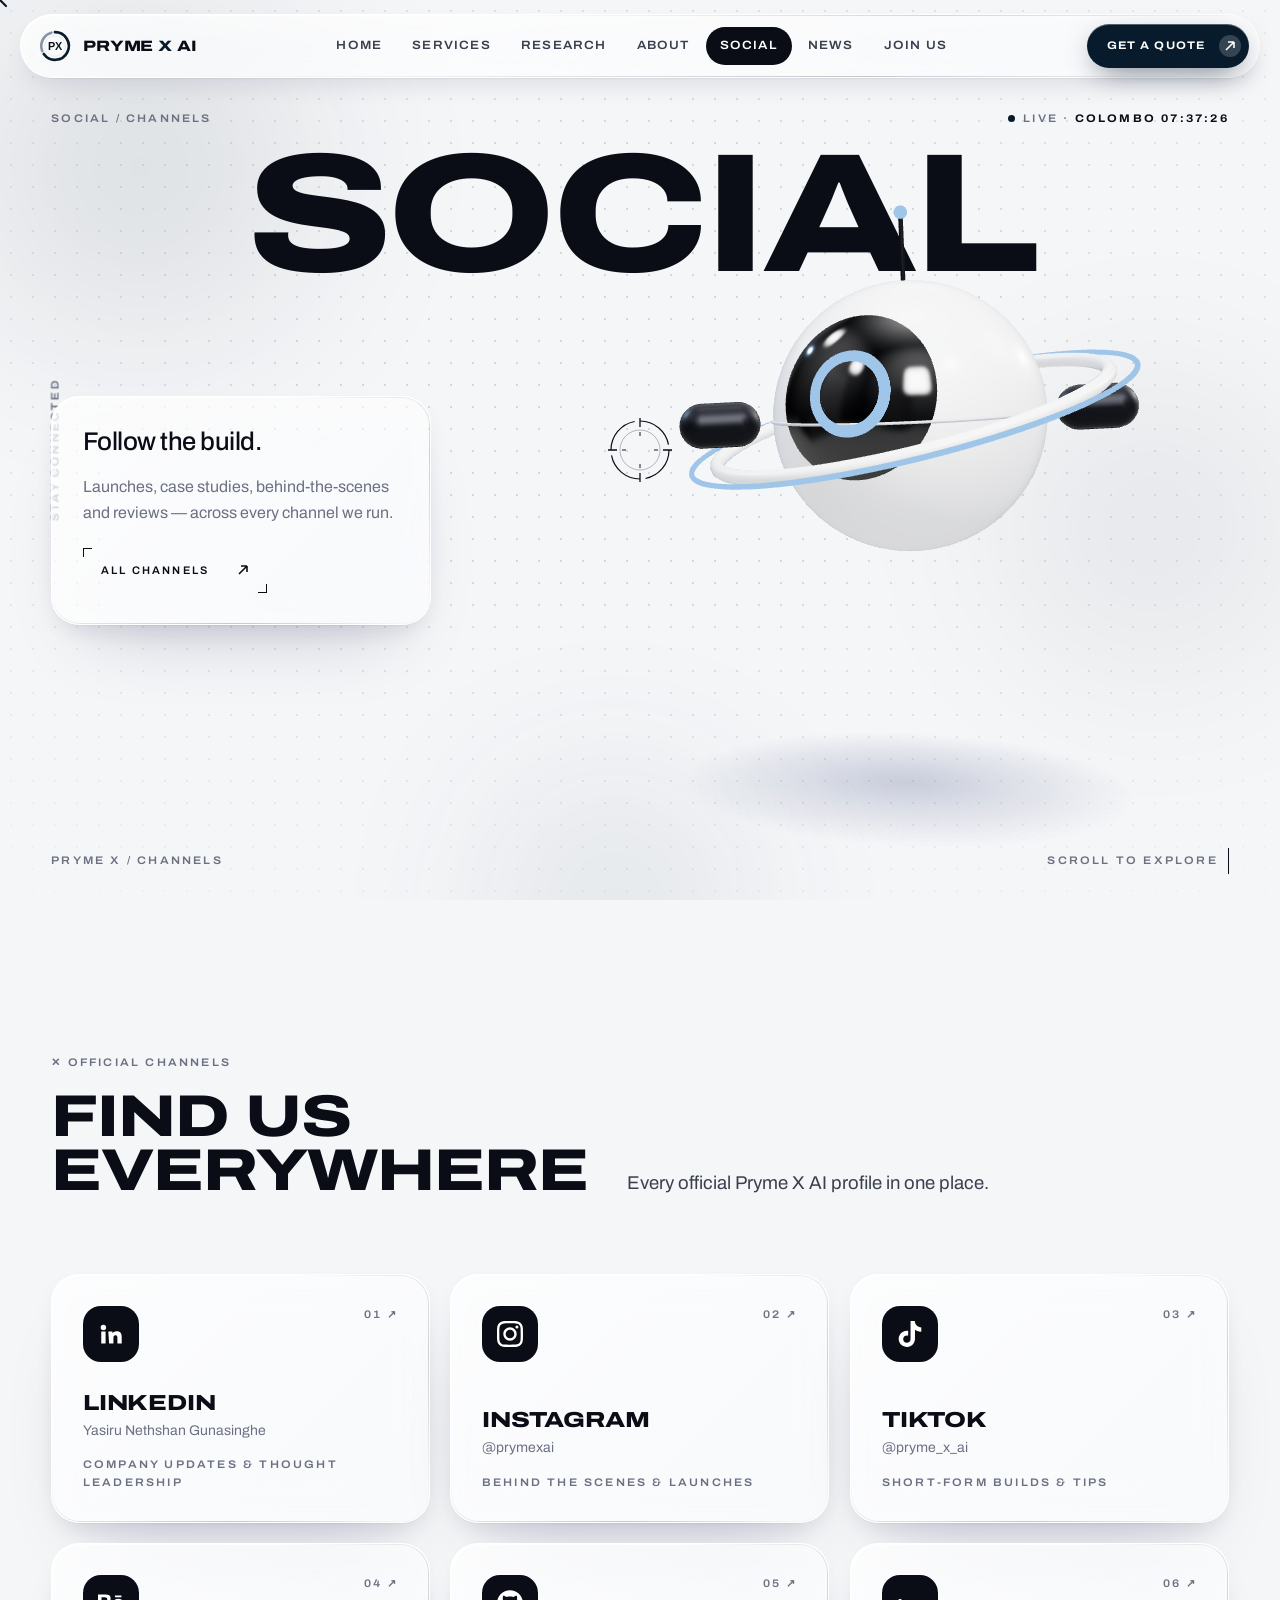
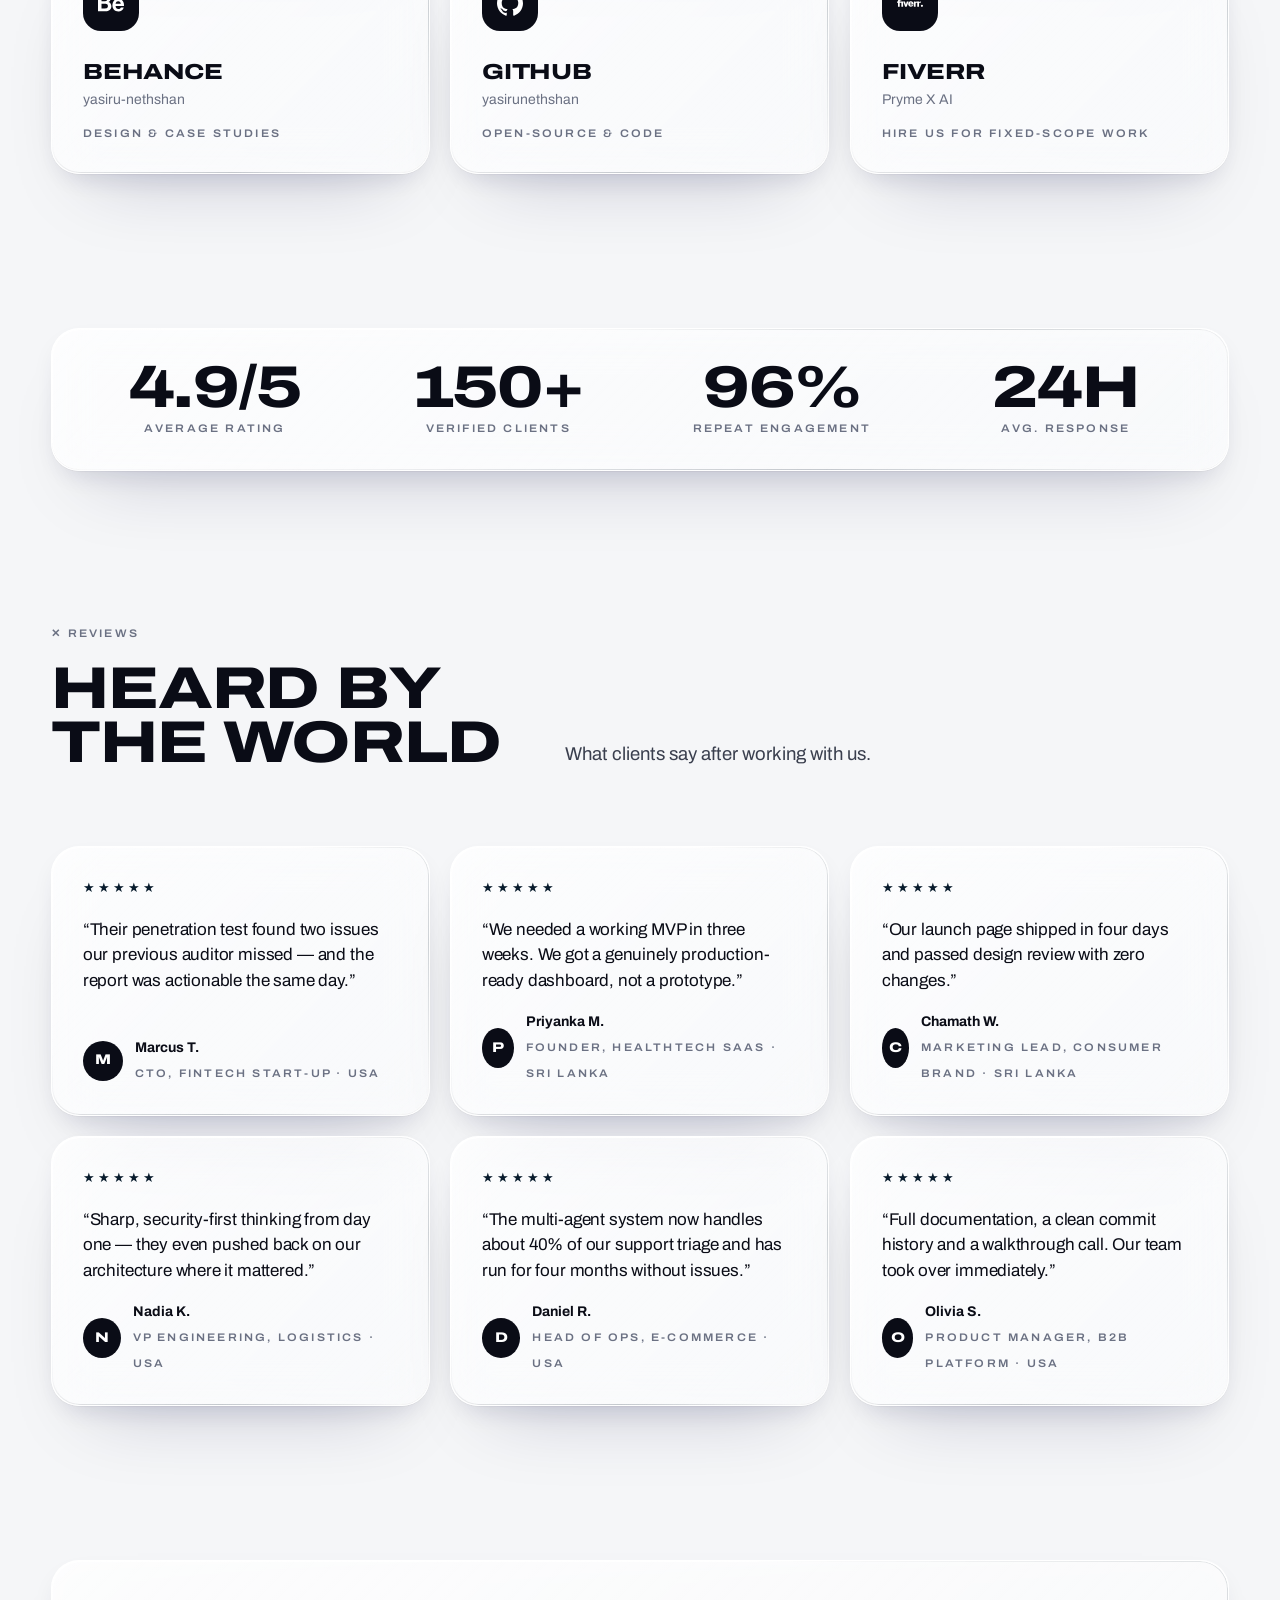
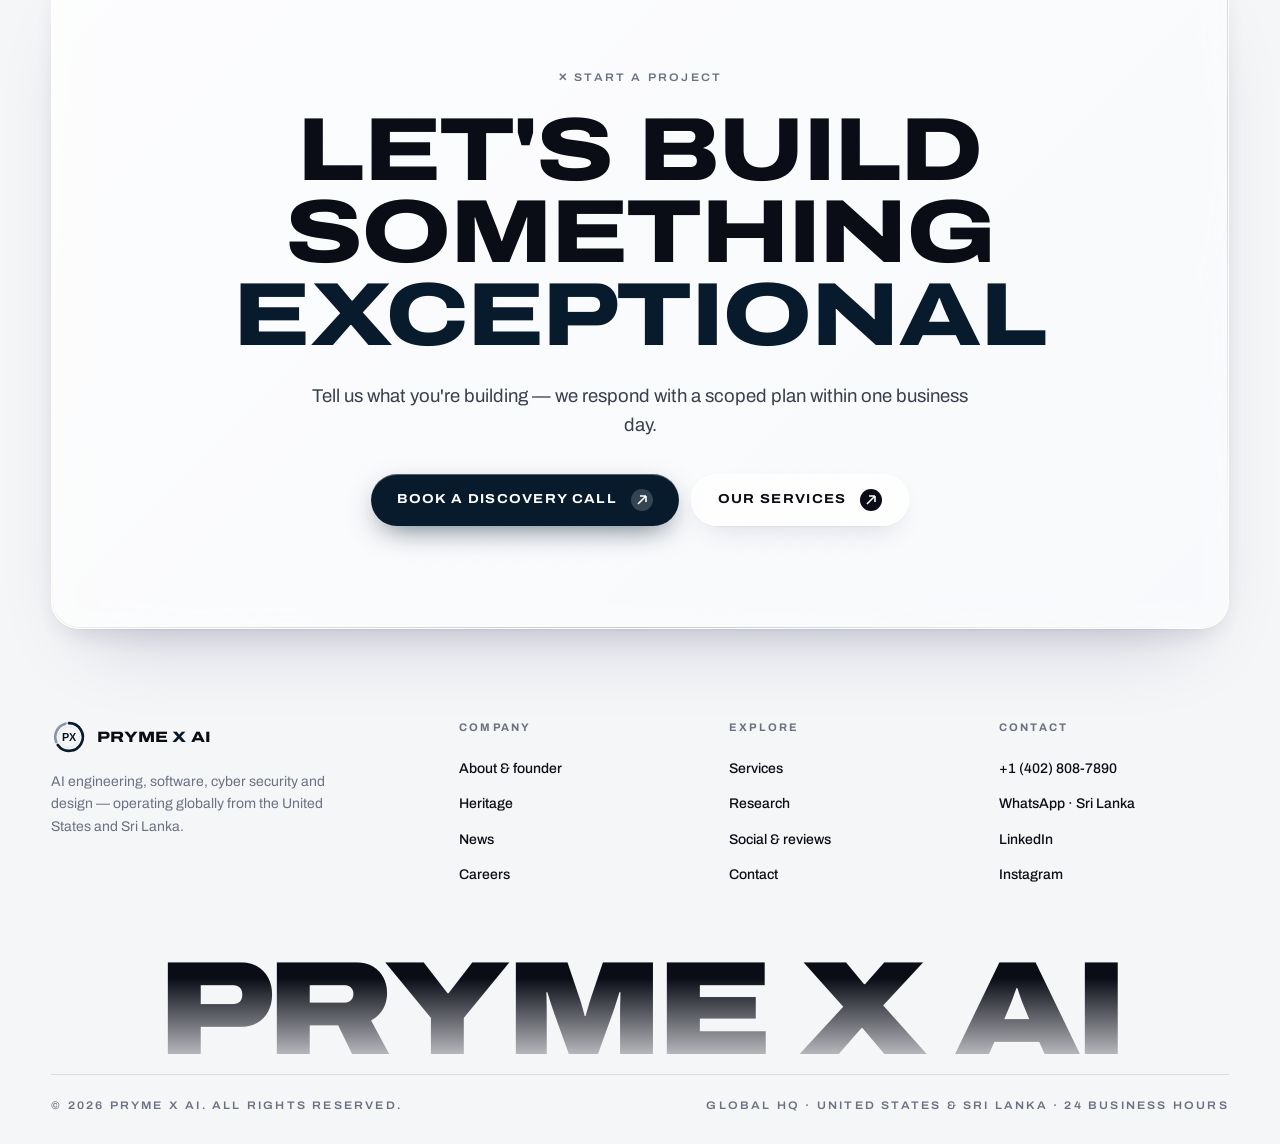
<file: social.html>
<!DOCTYPE html>
<html lang="en">
<head>
<meta charset="utf-8">
<meta name="viewport" content="width=device-width, initial-scale=1, viewport-fit=cover">
<title>Social & Reviews — Pryme X AI</title>
<meta name="description" content="Follow Pryme X AI on LinkedIn, Instagram, TikTok, Behance, GitHub and Fiverr, and read client reviews.">
<meta name="theme-color" content="#F5F6F8">
<meta property="og:type" content="website">
<meta property="og:site_name" content="Pryme X AI">
<meta property="og:title" content="Social & Reviews — Pryme X AI">
<meta property="og:description" content="Follow Pryme X AI on LinkedIn, Instagram, TikTok, Behance, GitHub and Fiverr, and read client reviews.">
<meta property="og:image" content="assets/img/og-image.png">
<meta name="twitter:card" content="summary_large_image">
<link rel="icon" type="image/svg+xml" href="assets/img/favicon.svg">
<link rel="icon" type="image/png" sizes="32x32" href="assets/img/favicon-32.png">
<link rel="apple-touch-icon" href="assets/img/apple-touch-icon.png">
<link rel="manifest" href="site.webmanifest">
<link rel="preload" href="assets/fonts/archivo-latin-wdth-normal.woff2" as="font" type="font/woff2" crossorigin>
<link rel="stylesheet" href="assets/css/style.css">
<script type="importmap">{"imports":{"three":"./assets/js/vendor/three.module.min.js"}}</script>
<script src="site-config.js"></script>
<script src="assets/js/main.js" defer></script>
<script type="module" src="assets/js/scenes.js"></script>
</head>
<body data-page-id="social">
<div class="loader" aria-hidden="true">
  <div class="ld-panel ld-top"></div><div class="ld-panel ld-bot"></div>
  <div class="ld-grid"></div>
  <div class="ld-corner tl label">Pryme X / Core AI</div><div class="ld-corner tr label">Colombo · United States</div>
  <div class="ld-corner bl label">v2026.10</div><div class="ld-corner br label"><span class="ld-status">Initialising core</span></div>
  <div class="ld-center">
    <div class="ld-mark">
      <svg class="ld-ring" viewBox="0 0 200 200"><circle class="ld-track" cx="100" cy="100" r="92"/><circle class="ld-prog" cx="100" cy="100" r="92"/><g class="ld-ticks"></g></svg>
      <svg class="ld-spin" viewBox="0 0 200 200"><circle cx="100" cy="100" r="78" fill="none" stroke="#0A0C16" stroke-opacity=".25" stroke-width="1" stroke-dasharray="2 7"/><path d="M100 22 A78 78 0 0 1 178 100" fill="none" stroke="#081B2C" stroke-width="2" stroke-linecap="round"/></svg>
      <img data-logo src="assets/img/logo.svg" alt="" width="84" height="84">
    </div>
    <div class="ld-word"><span>P</span><span>R</span><span>Y</span><span>M</span><span>E</span><span class="sp"> </span><span class="x">X</span><span class="sp"> </span><span>A</span><span>I</span></div>
    <div class="ld-bar"><i></i></div>
    <div class="ld-pct"><b class="pct">000</b><span class="label">%</span></div>
  </div>
</div>
<div class="page-fade" aria-hidden="true"></div>
<div class="ambient" aria-hidden="true"><i></i><i></i><i></i></div>
<svg width="0" height="0" style="position:absolute" aria-hidden="true"><filter id="liquid" x="0" y="0" width="100%" height="100%" color-interpolation-filters="sRGB"><feTurbulence type="fractalNoise" baseFrequency="0.006 0.011" numOctaves="2" seed="11" result="n"/><feGaussianBlur in="n" stdDeviation="2.5" result="nb"/><feDisplacementMap in="SourceGraphic" in2="nb" scale="34" xChannelSelector="R" yChannelSelector="G"/></filter></svg>
<header class="nav glass liquid">
  <a class="brand" href="index.html" aria-label="Pryme X AI home"><img data-logo src="assets/img/logo.svg" alt="Pryme X AI logo" width="36" height="36"><span>PRYME <em>X</em> AI</span></a>
  <nav aria-label="Main"><ul class="nav-links"><li><a href="index.html" data-page="index">Home</a></li><li><a href="services.html" data-page="services">Services</a></li><li><a href="research.html" data-page="research">Research</a></li><li><a href="about.html" data-page="about">About</a></li><li><a href="social.html" data-page="social">Social</a></li><li><a href="news.html" data-page="news">News</a></li><li><a href="join.html" data-page="join">Join Us</a></li></ul></nav>
  <a class="btn btn-primary" href="join.html#contact" >Get a quote<span class="arr"><svg width="12" height="12" viewBox="0 0 12 12" fill="none"><path d="M2 10L10 2M10 2H4M10 2v6" stroke="currentColor" stroke-width="1.6"/></svg></span></a>
  <button class="burger" aria-label="Menu" aria-expanded="false"><span></span></button>
</header>
<div class="mnav"><a href="index.html" data-page="index">Home</a><a href="services.html" data-page="services">Services</a><a href="research.html" data-page="research">Research</a><a href="about.html" data-page="about">About</a><a href="social.html" data-page="social">Social</a><a href="news.html" data-page="news">News</a><a href="join.html" data-page="join">Join Us</a><a href="heritage.html" data-page="heritage">Heritage</a><div style="margin-top:auto"><a class="btn btn-primary" href="join.html#contact" >Get a quote<span class="arr"><svg width="12" height="12" viewBox="0 0 12 12" fill="none"><path d="M2 10L10 2M10 2H4M10 2v6" stroke="currentColor" stroke-width="1.6"/></svg></span></a></div></div>
<main>
<section class="hero">
  <div class="wrap crumbs"><span class="label">Social / Channels</span><span class="label"><span class="dot" style="display:inline-block;margin-right:8px"></span>Live · <b data-clock>Colombo</b></span></div>
  <h1 class="mega" data-scramble>SOCIAL</h1>
  <div class="stage" data-scene="drone"></div>
  <span class="side-tag label">stay connected</span>
  <div class="hero-card glass liquid card" style="left:var(--pad);top:44%" data-reveal data-tilt>
    <p class="title-lg">Follow the build.</p>
    <p class="muted" style="margin-bottom:22px">Launches, case studies, behind-the-scenes and reviews — across every channel we run.</p>
    <a class="bracket" href="#channels">All channels <svg width="12" height="12" viewBox="0 0 12 12" fill="none"><path d="M2 10L10 2M10 2H4M10 2v6" stroke="currentColor" stroke-width="1.6"/></svg></a>
  </div>
  
  <div class="hero-meta"><span class="label">Pryme X / Channels</span><span class="label scroll-cue">Scroll to explore <i></i></span></div>
</section>

<section class="section" id="channels"><div class="wrap">
  <div class="section-head"><div><span class="label">✕ Official channels</span><h2 class="h2" data-reveal>Find us everywhere</h2></div><p class="lead" data-reveal style="--d:.1s">Every official Pryme X AI profile in one place.</p></div>
  <div class="grid-3"><a class="glass card soc" href="https://www.linkedin.com/in/yasiru-nethshan-gunasinghe-990766284/" target="_blank" rel="noopener" data-reveal data-tilt style="--d:0.0s"><div class="top"><span class="logo"><svg viewBox="0 0 24 24" fill="currentColor" aria-hidden="true"><path d="M4.98 3.5a2.5 2.5 0 1 1 0 5 2.5 2.5 0 0 1 0-5zM3 9.75h4v11H3zM9.5 9.75h3.8v1.6h.05c.53-.95 1.83-1.95 3.77-1.95 4.03 0 4.78 2.5 4.78 5.75v5.6h-4v-4.96c0-1.18-.02-2.7-1.7-2.7-1.7 0-1.95 1.28-1.95 2.6v5.06h-4z"/></svg></span><span class="label">01 ↗</span></div><div><h3 class="h3">LinkedIn</h3><p class="handle">Yasiru Nethshan Gunasinghe</p><p class="label" style="margin-top:14px">Company updates & thought leadership</p></div></a><a class="glass card soc" href="https://www.instagram.com/prymexai/" target="_blank" rel="noopener" data-reveal data-tilt style="--d:0.08s"><div class="top"><span class="logo"><svg viewBox="0 0 24 24" fill="currentColor" aria-hidden="true"><path d="M7.0301.084c-1.2768.0602-2.1487.264-2.911.5634-.7888.3075-1.4575.72-2.1228 1.3877-.6652.6677-1.075 1.3368-1.3802 2.127-.2954.7638-.4956 1.6365-.552 2.914-.0564 1.2775-.0689 1.6882-.0626 4.947.0062 3.2586.0206 3.6671.0825 4.9473.061 1.2765.264 2.1482.5635 2.9107.308.7889.72 1.4573 1.388 2.1228.6679.6655 1.3365 1.0743 2.1285 1.38.7632.295 1.6361.4961 2.9134.552 1.2773.056 1.6884.069 4.9462.0627 3.2578-.0062 3.668-.0207 4.9478-.0814 1.28-.0607 2.147-.2652 2.9098-.5633.7889-.3086 1.4578-.72 2.1228-1.3881.665-.6682 1.0745-1.3378 1.3795-2.1284.2957-.7632.4966-1.636.552-2.9124.056-1.2809.0692-1.6898.063-4.948-.0063-3.2583-.021-3.6668-.0817-4.9465-.0607-1.2797-.264-2.1487-.5633-2.9117-.3084-.7889-.72-1.4568-1.3876-2.1228C21.2982 1.33 20.628.9208 19.8378.6165 19.074.321 18.2017.1197 16.9244.0645 15.6471.0093 15.236-.005 11.977.0014 8.718.0076 8.31.0215 7.0301.0839m.1402 21.6932c-1.17-.0509-1.8053-.2453-2.2287-.408-.5606-.216-.96-.4771-1.3819-.895-.422-.4178-.6811-.8186-.9-1.378-.1644-.4234-.3624-1.058-.4171-2.228-.0595-1.2645-.072-1.6442-.079-4.848-.007-3.2037.0053-3.583.0607-4.848.05-1.169.2456-1.805.408-2.2282.216-.5613.4762-.96.895-1.3816.4188-.4217.8184-.6814 1.3783-.9003.423-.1651 1.0575-.3614 2.227-.4171 1.2655-.06 1.6447-.072 4.848-.079 3.2033-.007 3.5835.005 4.8495.0608 1.169.0508 1.8053.2445 2.228.408.5608.216.96.4754 1.3816.895.4217.4194.6816.8176.9005 1.3787.1653.4217.3617 1.056.4169 2.2263.0602 1.2655.0739 1.645.0796 4.848.0058 3.203-.0055 3.5834-.061 4.848-.051 1.17-.245 1.8055-.408 2.2294-.216.5604-.4763.96-.8954 1.3814-.419.4215-.8181.6811-1.3783.9-.4224.1649-1.0577.3617-2.2262.4174-1.2656.0595-1.6448.072-4.8493.079-3.2045.007-3.5825-.006-4.848-.0608M16.953 5.5864A1.44 1.44 0 1 0 18.39 4.144a1.44 1.44 0 0 0-1.437 1.4424M5.8385 12.012c.0067 3.4032 2.7706 6.1557 6.173 6.1493 3.4026-.0065 6.157-2.7701 6.1506-6.1733-.0065-3.4032-2.771-6.1565-6.174-6.1498-3.403.0067-6.156 2.771-6.1496 6.1738M8 12.0077a4 4 0 1 1 4.008 3.9921A3.9996 3.9996 0 0 1 8 12.0077"/></svg></span><span class="label">02 ↗</span></div><div><h3 class="h3">Instagram</h3><p class="handle">@prymexai</p><p class="label" style="margin-top:14px">Behind the scenes & launches</p></div></a><a class="glass card soc" href="https://www.tiktok.com/@pryme_x_ai" target="_blank" rel="noopener" data-reveal data-tilt style="--d:0.16s"><div class="top"><span class="logo"><svg viewBox="0 0 24 24" fill="currentColor" aria-hidden="true"><path d="M12.525.02c1.31-.02 2.61-.01 3.91-.02.08 1.53.63 3.09 1.75 4.17 1.12 1.11 2.7 1.62 4.24 1.79v4.03c-1.44-.05-2.89-.35-4.2-.97-.57-.26-1.1-.59-1.62-.93-.01 2.92.01 5.84-.02 8.75-.08 1.4-.54 2.79-1.35 3.94-1.31 1.92-3.58 3.17-5.91 3.21-1.43.08-2.86-.31-4.08-1.03-2.02-1.19-3.44-3.37-3.65-5.71-.02-.5-.03-1-.01-1.49.18-1.9 1.12-3.72 2.58-4.96 1.66-1.44 3.98-2.13 6.15-1.72.02 1.48-.04 2.96-.04 4.44-.99-.32-2.15-.23-3.02.37-.63.41-1.11 1.04-1.36 1.75-.21.51-.15 1.07-.14 1.61.24 1.64 1.82 3.02 3.5 2.87 1.12-.01 2.19-.66 2.77-1.61.19-.33.4-.67.41-1.06.1-1.79.06-3.57.07-5.36.01-4.03-.01-8.05.02-12.07z"/></svg></span><span class="label">03 ↗</span></div><div><h3 class="h3">TikTok</h3><p class="handle">@pryme_x_ai</p><p class="label" style="margin-top:14px">Short-form builds & tips</p></div></a><a class="glass card soc" href="https://www.behance.net/yasiru-nethshan" target="_blank" rel="noopener" data-reveal data-tilt style="--d:0.0s"><div class="top"><span class="logo"><svg viewBox="0 0 24 24" fill="currentColor" aria-hidden="true"><path d="M16.969 16.927a2.561 2.561 0 0 0 1.901.677 2.501 2.501 0 0 0 1.531-.475c.362-.235.636-.584.779-.99h2.585a5.091 5.091 0 0 1-1.9 2.896 5.292 5.292 0 0 1-3.091.88 5.839 5.839 0 0 1-2.284-.433 4.871 4.871 0 0 1-1.723-1.211 5.657 5.657 0 0 1-1.08-1.874 7.057 7.057 0 0 1-.383-2.393c-.005-.8.129-1.595.396-2.349a5.313 5.313 0 0 1 5.088-3.604 4.87 4.87 0 0 1 2.376.563c.661.362 1.231.87 1.668 1.485a6.2 6.2 0 0 1 .943 2.133c.194.821.263 1.666.205 2.508h-7.699c-.063.79.184 1.574.688 2.187ZM6.947 4.084a8.065 8.065 0 0 1 1.928.198 4.29 4.29 0 0 1 1.49.638c.418.303.748.711.958 1.182.241.579.357 1.203.341 1.83a3.506 3.506 0 0 1-.506 1.961 3.726 3.726 0 0 1-1.503 1.287 3.588 3.588 0 0 1 2.027 1.437c.464.747.697 1.615.67 2.494a4.593 4.593 0 0 1-.423 2.032 3.945 3.945 0 0 1-1.163 1.413 5.114 5.114 0 0 1-1.683.807 7.135 7.135 0 0 1-1.928.259H0V4.084h6.947Zm-.235 12.9c.308.004.616-.029.916-.099a2.18 2.18 0 0 0 .766-.332c.228-.158.411-.371.534-.619.142-.317.208-.663.191-1.009a2.08 2.08 0 0 0-.642-1.715 2.618 2.618 0 0 0-1.696-.505h-3.54v4.279h3.471Zm13.635-5.967a2.13 2.13 0 0 0-1.654-.619 2.336 2.336 0 0 0-1.163.259 2.474 2.474 0 0 0-.738.62 2.359 2.359 0 0 0-.396.792c-.074.239-.12.485-.137.734h4.769a3.239 3.239 0 0 0-.679-1.785l-.002-.001Zm-13.813-.648a2.254 2.254 0 0 0 1.423-.433c.399-.355.607-.88.56-1.413a1.916 1.916 0 0 0-.178-.891 1.298 1.298 0 0 0-.495-.533 1.851 1.851 0 0 0-.711-.274 3.966 3.966 0 0 0-.835-.073H3.241v3.631h3.293v-.014ZM21.62 5.122h-5.976v1.527h5.976V5.122Z"/></svg></span><span class="label">04 ↗</span></div><div><h3 class="h3">Behance</h3><p class="handle">yasiru-nethshan</p><p class="label" style="margin-top:14px">Design & case studies</p></div></a><a class="glass card soc" href="https://github.com/yasirunethshan" target="_blank" rel="noopener" data-reveal data-tilt style="--d:0.08s"><div class="top"><span class="logo"><svg viewBox="0 0 24 24" fill="currentColor" aria-hidden="true"><path d="M12 .297c-6.63 0-12 5.373-12 12 0 5.303 3.438 9.8 8.205 11.385.6.113.82-.258.82-.577 0-.285-.01-1.04-.015-2.04-3.338.724-4.042-1.61-4.042-1.61C4.422 18.07 3.633 17.7 3.633 17.7c-1.087-.744.084-.729.084-.729 1.205.084 1.838 1.236 1.838 1.236 1.07 1.835 2.809 1.305 3.495.998.108-.776.417-1.305.76-1.605-2.665-.3-5.466-1.332-5.466-5.93 0-1.31.465-2.38 1.235-3.22-.135-.303-.54-1.523.105-3.176 0 0 1.005-.322 3.3 1.23.96-.267 1.98-.399 3-.405 1.02.006 2.04.138 3 .405 2.28-1.552 3.285-1.23 3.285-1.23.645 1.653.24 2.873.12 3.176.765.84 1.23 1.91 1.23 3.22 0 4.61-2.805 5.625-5.475 5.92.42.36.81 1.096.81 2.22 0 1.606-.015 2.896-.015 3.286 0 .315.21.69.825.57C20.565 22.092 24 17.592 24 12.297c0-6.627-5.373-12-12-12"/></svg></span><span class="label">05 ↗</span></div><div><h3 class="h3">GitHub</h3><p class="handle">yasirunethshan</p><p class="label" style="margin-top:14px">Open-source & code</p></div></a><a class="glass card soc" href="https://www.fiverr.com/s/pdWaPGE" target="_blank" rel="noopener" data-reveal data-tilt style="--d:0.16s"><div class="top"><span class="logo"><svg viewBox="0 0 24 24" fill="currentColor" aria-hidden="true"><path d="M23.004 15.588a.995.995 0 1 0 .002-1.99.995.995 0 0 0-.002 1.99zm-.996-3.705h-.85c-.546 0-.84.41-.84 1.092v2.466h-1.61v-3.558h-.684c-.547 0-.84.41-.84 1.092v2.466h-1.61v-4.874h1.61v.74c.264-.574.626-.74 1.163-.74h1.972v.74c.264-.574.625-.74 1.162-.74h.527v1.316zm-6.786 1.501h-3.359c.088.546.43.858 1.006.858.43 0 .732-.175.83-.487l1.425.4c-.351.848-1.22 1.364-2.255 1.364-1.748 0-2.549-1.355-2.549-2.515 0-1.14.703-2.505 2.45-2.505 1.856 0 2.471 1.384 2.471 2.408 0 .224-.01.37-.02.477zm-1.562-.945c-.04-.42-.342-.81-.889-.81-.508 0-.81.225-.908.81h1.797zM7.508 15.44h1.416l1.767-4.874h-1.62l-.86 2.837-.878-2.837H5.72l1.787 4.874zm-6.6 0H2.51v-3.558h1.524v3.558h1.591v-4.874H2.51v-.302c0-.332.235-.536.606-.536h.918V8.412H2.85c-1.162 0-1.943.712-1.943 1.755v.4H0v1.316h.908v3.558z"/></svg></span><span class="label">06 ↗</span></div><div><h3 class="h3">Fiverr</h3><p class="handle">Pryme X AI</p><p class="label" style="margin-top:14px">Hire us for fixed-scope work</p></div></a></div>
</div></section>
<section class="section" style="padding-top:0"><div class="wrap">
  <div class="glass card grid-4" data-reveal style="text-align:center">
    <div><p class="h2"><span data-count="4.9">4.9</span>/5</p><span class="label">Average rating</span></div>
    <div><p class="h2"><span data-count="150">150</span>+</p><span class="label">Verified clients</span></div>
    <div><p class="h2"><span data-count="96">96</span>%</p><span class="label">Repeat engagement</span></div>
    <div><p class="h2"><span data-count="24">24</span>h</p><span class="label">Avg. response</span></div>
  </div>
</div></section>
<section class="section" style="padding-top:0"><div class="wrap">
  <div class="section-head"><div><span class="label">✕ Reviews</span><h2 class="h2" data-reveal>Heard by the world</h2></div><p class="lead" data-reveal style="--d:.1s">What clients say after working with us.</p></div>
  <div class="grid-3"><figure class="glass card review" data-reveal data-tilt style="--d:0.0s"><span class="stars">★★★★★</span><blockquote>“Their penetration test found two issues our previous auditor missed — and the report was actionable the same day.”</blockquote><figcaption class="who"><span class="av">M</span><span><b style="display:block;font-size:14px">Marcus T.</b><span class="label">CTO, Fintech start-up · USA</span></span></figcaption></figure><figure class="glass card review" data-reveal data-tilt style="--d:0.08s"><span class="stars">★★★★★</span><blockquote>“We needed a working MVP in three weeks. We got a genuinely production-ready dashboard, not a prototype.”</blockquote><figcaption class="who"><span class="av">P</span><span><b style="display:block;font-size:14px">Priyanka M.</b><span class="label">Founder, HealthTech SaaS · Sri Lanka</span></span></figcaption></figure><figure class="glass card review" data-reveal data-tilt style="--d:0.16s"><span class="stars">★★★★★</span><blockquote>“Our launch page shipped in four days and passed design review with zero changes.”</blockquote><figcaption class="who"><span class="av">C</span><span><b style="display:block;font-size:14px">Chamath W.</b><span class="label">Marketing Lead, consumer brand · Sri Lanka</span></span></figcaption></figure><figure class="glass card review" data-reveal data-tilt style="--d:0.0s"><span class="stars">★★★★★</span><blockquote>“Sharp, security-first thinking from day one — they even pushed back on our architecture where it mattered.”</blockquote><figcaption class="who"><span class="av">N</span><span><b style="display:block;font-size:14px">Nadia K.</b><span class="label">VP Engineering, logistics · USA</span></span></figcaption></figure><figure class="glass card review" data-reveal data-tilt style="--d:0.08s"><span class="stars">★★★★★</span><blockquote>“The multi-agent system now handles about 40% of our support triage and has run for four months without issues.”</blockquote><figcaption class="who"><span class="av">D</span><span><b style="display:block;font-size:14px">Daniel R.</b><span class="label">Head of Ops, e-commerce · USA</span></span></figcaption></figure><figure class="glass card review" data-reveal data-tilt style="--d:0.16s"><span class="stars">★★★★★</span><blockquote>“Full documentation, a clean commit history and a walkthrough call. Our team took over immediately.”</blockquote><figcaption class="who"><span class="av">O</span><span><b style="display:block;font-size:14px">Olivia S.</b><span class="label">Product Manager, B2B platform · USA</span></span></figcaption></figure></div>
</div></section>

</main>
<section class="wrap" style="padding-bottom:20px">
  <div class="cta glass liquid" data-reveal>
    <span class="label">✕ Start a project</span>
    <h2 class="h1">Let's build something <span class="blue">exceptional</span></h2>
    <p class="lead">Tell us what you're building — we respond with a scoped plan within one business day.</p>
    <div class="btn-row"><a class="btn btn-primary" href="join.html#contact" >Book a discovery call<span class="arr"><svg width="12" height="12" viewBox="0 0 12 12" fill="none"><path d="M2 10L10 2M10 2H4M10 2v6" stroke="currentColor" stroke-width="1.6"/></svg></span></a><a class="btn btn-glass" href="services.html" >Our services<span class="arr"><svg width="12" height="12" viewBox="0 0 12 12" fill="none"><path d="M2 10L10 2M10 2H4M10 2v6" stroke="currentColor" stroke-width="1.6"/></svg></span></a></div>
  </div>
</section>
<footer>
  <div class="wrap">
    <div class="foot">
      <div>
        <a class="brand" href="index.html"><img data-logo src="assets/img/logo.svg" alt="Pryme X AI logo" width="36" height="36"><span>PRYME <em>X</em> AI</span></a>
        <p>AI engineering, software, cyber security and design — operating globally from the United States and Sri Lanka.</p>
      </div>
      <div><h4>Company</h4><ul><li><a href="about.html">About &amp; founder</a></li><li><a href="heritage.html">Heritage</a></li><li><a href="news.html">News</a></li><li><a href="join.html">Careers</a></li></ul></div>
      <div><h4>Explore</h4><ul><li><a href="services.html">Services</a></li><li><a href="research.html">Research</a></li><li><a href="social.html">Social &amp; reviews</a></li><li><a href="join.html#contact">Contact</a></li></ul></div>
      <div><h4>Contact</h4><ul><li><a data-phone-us href="tel:+14028087890">+1 (402) 808-7890</a></li><li><a data-wa href="https://wa.me/94740875089" target="_blank" rel="noopener">WhatsApp · Sri Lanka</a></li><li><a href="https://www.linkedin.com/in/yasiru-nethshan-gunasinghe-990766284/" target="_blank" rel="noopener">LinkedIn</a></li><li><a href="https://www.instagram.com/prymexai/" target="_blank" rel="noopener">Instagram</a></li></ul></div>
    </div>
    <div class="foot-mega" aria-hidden="true">PRYME X AI</div>
    <div class="foot-bottom"><span class="label">© <span data-year>2026</span> Pryme X AI. All rights reserved.</span><span class="label">Global HQ · United States &amp; Sri Lanka · 24 business hours</span></div>
  </div>
</footer>
</body>
</html>
</file>
<file: assets/css/style.css>
/* ==========================================================================
   PRYME X AI — Liquid Glass Design System
   Colours: white · black · deep blue.  Change brand colours here only.
   ========================================================================== */

@font-face {
  font-family: "Archivo";
  src: url("../fonts/archivo-latin-wdth-normal.woff2") format("woff2-variations");
  font-weight: 100 900; font-stretch: 62% 125%; font-style: normal; font-display: swap;
  unicode-range: U+0000-00FF, U+0131, U+0152-0153, U+02BB-02BC, U+02C6, U+02DA, U+02DC, U+0304, U+0308, U+0329, U+2000-206F, U+20AC, U+2122, U+2191, U+2193, U+2212, U+2215, U+FEFF, U+FFFD;
}
@font-face {
  font-family: "Archivo";
  src: url("../fonts/archivo-latin-ext-wdth-normal.woff2") format("woff2-variations");
  font-weight: 100 900; font-stretch: 62% 125%; font-style: normal; font-display: swap;
  unicode-range: U+0100-02BA, U+02BD-02C5, U+02C7-02CC, U+02CE-02D7, U+02DD-02FF, U+0304, U+0308, U+0329, U+1D00-1DBF, U+1E00-1E9F, U+1EF2-1EFF, U+2020, U+20A0-20AB, U+20AD-20C0, U+2113, U+2C60-2C7F, U+A720-A7FF;
}

:root {
  --blue: #081B2C;          /* deep blue — brand accent */
  --blue-2: #1E3A56;        /* lighter blue for glows */
  --ink: #0A0C16;           /* black */
  --ink-2: #3A3F4E;
  --muted: #6B7183;
  --bg: #F5F6F8;            /* white background */
  --white: #FFFFFF;
  --line: rgba(10, 12, 22, .10);
  --line-2: rgba(10, 12, 22, .18);
  --glass: rgba(255, 255, 255, .52);
  --glass-strong: rgba(255, 255, 255, .72);
  --glass-border: rgba(255, 255, 255, .95);
  --shadow: 0 1px 1px rgba(10,12,22,.04), 0 12px 30px -12px rgba(10,20,70,.16), 0 40px 80px -40px rgba(10,20,70,.22);
  --radius: 28px;
  --radius-s: 16px;
  --pad: clamp(16px, 4vw, 56px);
  --max: 1360px;
  --ease: cubic-bezier(.22, 1, .36, 1);
  --font: "Archivo", "Helvetica Neue", Arial, sans-serif;
}

* { box-sizing: border-box; margin: 0; padding: 0; }
html { -webkit-text-size-adjust: 100%; scroll-behavior: smooth; }
html, body { overflow-x: clip; }
body {
  font-family: var(--font); font-stretch: 100%; font-weight: 400;
  color: var(--ink); background: var(--bg);
  font-size: 16px; line-height: 1.6; overflow-x: hidden;
  -webkit-font-smoothing: antialiased; text-rendering: optimizeLegibility;
}
img, svg, canvas, video { display: block; max-width: 100%; }
a { color: inherit; text-decoration: none; }
button { font: inherit; color: inherit; background: none; border: 0; cursor: pointer; }
::selection { background: var(--blue); color: #fff; }

/* ---------- ambient background (gives the glass something to refract) ---------- */
.ambient { position: fixed; inset: 0; z-index: -2; pointer-events: none; overflow: hidden; }
.ambient::before { /* dot grid */
  content: ""; position: absolute; inset: 0;
  background-image: radial-gradient(rgba(10,12,22,.13) 1px, transparent 1.2px);
  background-size: 22px 22px;
  mask-image: radial-gradient(ellipse 90% 80% at 50% 40%, #000 30%, transparent 100%);
}
.ambient i { position: absolute; border-radius: 50%; filter: blur(70px); opacity: .55; animation: drift 26s var(--ease) infinite alternate; }
.ambient i:nth-child(1) { width: 46vw; height: 46vw; left: -12vw; top: -10vw; background: radial-gradient(circle, rgba(8,27,44,.22), transparent 65%); }
.ambient i:nth-child(2) { width: 40vw; height: 40vw; right: -10vw; top: 30vh; background: radial-gradient(circle, rgba(10,12,22,.14), transparent 65%); animation-duration: 32s; }
.ambient i:nth-child(3) { width: 36vw; height: 36vw; left: 30vw; bottom: -18vw; background: radial-gradient(circle, rgba(30,58,86,.18), transparent 65%); animation-duration: 38s; }
@keyframes drift { to { transform: translate3d(8vw, 6vh, 0) scale(1.15); } }

/* ---------- typography: one family, two widths ---------- */
.h1, .h2, .h3, .title-lg, .big-quote { overflow-wrap: break-word; hyphens: manual; min-width: 0; }
.mega, .h1, .h2, .h3, .wide {
  font-stretch: 125%; font-weight: 800; text-transform: uppercase; letter-spacing: -.02em; line-height: .92;
}
.mega { font-size: clamp(54px, 13.2vw, 230px); letter-spacing: -.035em; line-height: .82; }
.h1 { font-size: clamp(28px, 7vw, 112px); }
.h2 { font-size: clamp(30px, 4.6vw, 72px); }
.h2.fit { font-size: clamp(26px, 3vw, 50px); }
.h3 { font-size: clamp(18px, 1.7vw, 24px); letter-spacing: -.005em; line-height: 1.1; }
.lead { font-size: clamp(17px, 1.45vw, 21px); line-height: 1.55; color: var(--ink-2); max-width: 60ch; }
.title-lg { font-size: clamp(26px, 3vw, 44px); font-weight: 500; line-height: 1.12; letter-spacing: -.02em; }
.label {
  font-size: 11px; font-weight: 600; font-stretch: 110%; letter-spacing: .2em; text-transform: uppercase; color: var(--muted);
  font-variant-numeric: tabular-nums;
}
.label b { color: var(--ink); font-weight: 700; }
.blue { color: var(--blue); }
.muted { color: var(--muted); }
p + p { margin-top: 1em; }

/* ---------- layout ---------- */
.wrap { width: 100%; max-width: var(--max); margin: 0 auto; padding: 0 var(--pad); }
section { position: relative; }
.section { padding: clamp(80px, 12vw, 170px) 0; }
.section-head { display: grid; grid-template-columns: 1fr 1.4fr; gap: 40px; align-items: end; margin-bottom: clamp(40px, 6vw, 80px); }
.section-head .label { margin-bottom: 18px; display: block; }
.rule { height: 1px; background: var(--line); border: 0; }
.grid-2 { display: grid; grid-template-columns: repeat(2, 1fr); gap: 20px; }
.grid-3 { display: grid; grid-template-columns: repeat(3, 1fr); gap: 20px; }
.grid-4 { display: grid; grid-template-columns: repeat(4, 1fr); gap: 20px; }

/* ---------- liquid glass ---------- */
.glass {
  position: relative; isolation: isolate;
  background: linear-gradient(135deg, rgba(255,255,255,.72), rgba(255,255,255,.38));
  -webkit-backdrop-filter: blur(22px) saturate(170%); backdrop-filter: blur(22px) saturate(170%);
  border: 1px solid var(--glass-border); border-radius: var(--radius);
  box-shadow: inset 0 1px 0 rgba(255,255,255,1), inset 0 -1px 0 rgba(10,12,22,.05), inset 0 0 24px rgba(255,255,255,.35), var(--shadow);
}
.glass::before { /* specular rim */
  content: ""; position: absolute; inset: 0; border-radius: inherit; padding: 1px; pointer-events: none; z-index: -1;
  background: linear-gradient(140deg, rgba(255,255,255,1), rgba(255,255,255,.1) 35%, rgba(8,27,44,.18) 70%, rgba(255,255,255,.9));
  -webkit-mask: linear-gradient(#000 0 0) content-box, linear-gradient(#000 0 0); -webkit-mask-composite: xor; mask-composite: exclude;
}
.glass::after { /* moving glare (driven by --gx / --gy) */
  content: ""; position: absolute; inset: 0; border-radius: inherit; pointer-events: none; z-index: 2; opacity: 0; transition: opacity .4s;
  background: radial-gradient(420px circle at var(--gx, 50%) var(--gy, 0%), rgba(255,255,255,.6), transparent 45%);
  mix-blend-mode: soft-light;
}
.glass:hover::after { opacity: 1; }
.liquid-on .glass.liquid { -webkit-backdrop-filter: blur(14px) saturate(180%) url(#liquid); backdrop-filter: blur(14px) saturate(180%) url(#liquid); }
.glass-dark {
  background: linear-gradient(135deg, rgba(10,12,22,.72), rgba(10,12,22,.42));
  -webkit-backdrop-filter: blur(22px) saturate(160%); backdrop-filter: blur(22px) saturate(160%);
  border: 1px solid rgba(255,255,255,.18); color: #fff; border-radius: var(--radius);
  box-shadow: inset 0 1px 0 rgba(255,255,255,.25), 0 30px 60px -30px rgba(0,0,0,.5);
}
[data-tilt] { transform-style: preserve-3d; transition: transform .5s var(--ease); will-change: transform; }
.card { padding: clamp(22px, 2.4vw, 34px); }

/* ---------- buttons ---------- */
.btn {
  --h: 52px; position: relative; display: inline-flex; align-items: center; gap: 14px; height: var(--h); padding: 0 26px;
  border-radius: 999px; font-size: 13px; font-weight: 700; font-stretch: 112%; letter-spacing: .1em; text-transform: uppercase;
  transition: transform .35s var(--ease), background .35s, color .35s, box-shadow .35s; overflow: hidden; white-space: nowrap;
}
.btn .arr { width: 22px; height: 22px; border-radius: 50%; display: grid; place-items: center; transition: transform .4s var(--ease); }
.btn:hover .arr { transform: rotate(-45deg); }
.btn-primary { background: var(--blue); color: #fff; box-shadow: 0 10px 30px -10px rgba(8,27,44,.7), inset 0 1px 0 rgba(255,255,255,.3); }
.btn-primary .arr { background: rgba(255,255,255,.18); }
.btn-primary:hover { background: #1E3A56; box-shadow: 0 10px 30px -10px rgba(10,12,22,.6); }
.btn-ink { background: var(--ink); color: #fff; }
.btn-ink .arr { background: rgba(255,255,255,.14); }
.btn-ink:hover { background: var(--blue); }
.btn-glass { background: rgba(255,255,255,.55); border: 1px solid rgba(255,255,255,.95); -webkit-backdrop-filter: blur(16px); backdrop-filter: blur(16px); box-shadow: var(--shadow); }
.btn-glass .arr { background: var(--ink); color: #fff; }
.btn-glass:hover { background: #fff; }
.btn-line { border: 1px solid var(--line-2); }
.btn-line:hover { border-color: var(--ink); }
.btn:active { transform: scale(.97); }
.btn-row { display: flex; flex-wrap: wrap; gap: 12px; }

/* corner-bracket link (AbsolX style) */
.bracket { position: relative; display: inline-flex; align-items: center; gap: 28px; padding: 14px 18px; font-size: 11px; font-weight: 600; letter-spacing: .2em; text-transform: uppercase; }
.bracket::before, .bracket::after { content: ""; position: absolute; width: 8px; height: 8px; border: 1px solid var(--ink); transition: all .35s var(--ease); }
.bracket::before { top: 0; left: 0; border-right: 0; border-bottom: 0; }
.bracket::after { bottom: 0; right: 0; border-left: 0; border-top: 0; }
.bracket:hover::before, .bracket:hover::after { width: 100%; height: 100%; border-color: var(--blue); }
.bracket:hover { color: var(--blue); }

/* ---------- navigation ---------- */
.nav {
  position: fixed; z-index: 50; top: 14px; left: 50%; transform: translateX(-50%);
  width: min(calc(100% - 24px), 1240px); height: 64px; padding: 0 10px 0 16px;
  display: flex; align-items: center; justify-content: space-between; gap: 18px; border-radius: 999px;
  transition: transform .5s var(--ease), top .5s var(--ease);
}
.nav.hide { transform: translate(-50%, -120%); }
.brand { display: flex; align-items: center; gap: 10px; flex-shrink: 0; }
.brand img { width: 36px; height: 36px; object-fit: contain; }
.brand span { font-size: 15px; font-weight: 800; font-stretch: 125%; letter-spacing: -.01em; white-space: nowrap; }
.brand span em { font-style: normal; color: var(--blue); }
.nav-links { display: flex; gap: 2px; list-style: none; }
.nav-links a {
  position: relative; display: block; padding: 9px 14px; border-radius: 999px; font-size: 12px; font-weight: 600; font-stretch: 110%;
  letter-spacing: .1em; text-transform: uppercase; color: var(--ink-2); transition: color .3s, background .3s;
}
.nav-links a:hover { color: var(--ink); background: rgba(255,255,255,.7); }
.nav-links a.active { color: #fff; background: var(--ink); }
.nav .btn { --h: 44px; padding: 0 8px 0 20px; font-size: 11px; }
.burger { display: none; width: 44px; height: 44px; border-radius: 50%; background: var(--ink); color: #fff; place-items: center; }
.burger span { display: block; width: 16px; height: 1.5px; background: currentColor; box-shadow: 0 5px 0 currentColor, 0 -5px 0 currentColor; }
.mnav {
  position: fixed; z-index: 49; inset: 0; padding: 100px 24px 30px; display: flex; flex-direction: column; gap: 6px;
  background: rgba(245,246,248,.82); -webkit-backdrop-filter: blur(30px) saturate(180%); backdrop-filter: blur(30px) saturate(180%);
  opacity: 0; visibility: hidden; transition: opacity .4s, visibility .4s;
}
.mnav.open { opacity: 1; visibility: visible; }
.mnav a { font-size: clamp(30px, 9vw, 48px); font-weight: 800; font-stretch: 125%; text-transform: uppercase; letter-spacing: -.02em; line-height: 1.1; padding: 6px 0; border-bottom: 1px solid var(--line); transform: translateY(20px); opacity: 0; transition: all .5s var(--ease); }
.mnav.open a { transform: none; opacity: 1; }
.mnav a.active { color: var(--blue); }

/* ---------- scope cursor ---------- */
.scope, .scope-x { position: fixed; left: 0; top: 0; z-index: 9999; pointer-events: none; will-change: transform; }
.scope { width: 64px; height: 64px; margin: -32px 0 0 -32px; transition: width .35s var(--ease), height .35s var(--ease), margin .35s var(--ease), opacity .3s; }
.scope svg { width: 100%; height: 100%; overflow: visible; }
.scope .ring { animation: spin 9s linear infinite; transform-origin: 50% 50%; }
.scope-x { width: 18px; height: 18px; margin: -9px 0 0 -9px; }
.scope-x svg { width: 100%; height: 100%; }
.scope.hot { width: 92px; height: 92px; margin: -46px 0 0 -46px; }
.scope.hot .ring circle { stroke: var(--blue); }
.scope.down { width: 46px; height: 46px; margin: -23px 0 0 -23px; }
.has-scope, .has-scope * { cursor: none !important; }
@keyframes spin { to { transform: rotate(360deg); } }

/* ---------- hero (shared) ---------- */
.hero { position: relative; min-height: 100svh; padding: 110px 0 40px; overflow: hidden; display: flex; flex-direction: column; }
.hero .stage { position: absolute; inset: 0; z-index: 1; }
.hero .stage canvas { width: 100% !important; height: 100% !important; }
.hero .mega { position: relative; z-index: 0; text-align: center; white-space: nowrap; color: var(--ink); }
.hero .over { position: relative; z-index: 2; }
.hero-meta { position: absolute; z-index: 3; left: var(--pad); right: var(--pad); bottom: 26px; display: flex; justify-content: space-between; align-items: center; pointer-events: none; }
.hero-meta > * { pointer-events: auto; }
.crumbs { position: relative; z-index: 3; display: flex; justify-content: space-between; margin-bottom: 18px; }
.scroll-cue { display: inline-flex; gap: 10px; align-items: center; }
.scroll-cue i { width: 1px; height: 26px; background: var(--ink); position: relative; overflow: hidden; }
.scroll-cue i::after { content: ""; position: absolute; left: 0; top: -100%; width: 1px; height: 100%; background: var(--blue); animation: cue 1.8s var(--ease) infinite; }
@keyframes cue { to { top: 100%; } }
.side-tag { position: absolute; z-index: 3; left: calc(var(--pad) - 4px); top: 50%; writing-mode: vertical-rl; transform: rotate(180deg) translateY(50%); }
.hero-card { position: absolute; z-index: 3; max-width: 380px; }
.hero-card .title-lg { font-size: clamp(22px, 2vw, 30px); margin-bottom: 18px; }
.chip { display: inline-flex; align-items: center; gap: 10px; padding: 8px 14px; border-radius: 999px; }
.dot { width: 7px; height: 7px; border-radius: 50%; background: var(--blue); box-shadow: 0 0 0 0 rgba(8,27,44,.5); animation: ping 2s infinite; flex-shrink: 0; }
@keyframes ping { 70% { box-shadow: 0 0 0 9px rgba(8,27,44,0); } 100% { box-shadow: 0 0 0 0 rgba(8,27,44,0); } }

/* ---------- home hero: real Colombo photo banner ---------- */
.home-hero { padding: 12px; min-height: 100svh; }
.banner {
  position: relative; flex: 1; min-height: calc(100svh - 24px); border-radius: 34px; overflow: hidden; isolation: isolate;
  background: #1b1f2a; box-shadow: 0 40px 80px -40px rgba(10,20,70,.45);
}
.banner .photo {
  position: absolute; inset: -4%; z-index: -2;
  background-image: var(--hero-img, url("https://images.unsplash.com/photo-1561426802-392f5b6290cf?q=80&w=2400&auto=format&fit=crop"));
  background-size: cover; background-position: 50% 45%;
  animation: kenburns 28s ease-in-out infinite alternate; will-change: transform;
}
@keyframes kenburns { from { transform: scale(1) translate3d(0,0,0); } to { transform: scale(1.12) translate3d(-1.5%, -1%, 0); } }
.banner::before { content: ""; position: absolute; inset: 0; z-index: -1;
  background: linear-gradient(100deg, rgba(5,8,25,.82) 0%, rgba(5,8,25,.45) 42%, rgba(5,8,25,.05) 70%), linear-gradient(0deg, rgba(5,8,25,.65), transparent 40%); }
.banner .stage { z-index: 1; }
.banner-inner { position: relative; z-index: 2; height: 100%; min-height: calc(100svh - 24px); padding: 120px clamp(22px, 5vw, 72px) 34px; display: flex; flex-direction: column; justify-content: flex-end; color: #fff; pointer-events: none; }
.banner-inner > * { pointer-events: auto; }
.banner .h1 { max-width: 12ch; margin: 22px 0 22px; font-size: clamp(30px, 6.4vw, 100px); }
.banner-inner > .chip { align-self: flex-start; }
.banner .h1 .blue { color: #A9BED3; }
.banner .lead { color: rgba(255,255,255,.82); margin-bottom: 30px; }
.banner .label { color: rgba(255,255,255,.7); }
.banner .chip { background: rgba(255,255,255,.12); border: 1px solid rgba(255,255,255,.28); -webkit-backdrop-filter: blur(14px); backdrop-filter: blur(14px); color: #fff; }
.stats { display: grid; grid-template-columns: repeat(4, 1fr); margin-top: 42px; padding: 22px 8px; }
.stats > div { text-align: center; padding: 6px 10px; border-left: 1px solid rgba(255,255,255,.16); }
.stats > div:first-child { border-left: 0; }
.stats .num { font-size: clamp(28px, 3.4vw, 48px); font-weight: 800; font-stretch: 125%; letter-spacing: -.03em; line-height: 1; }
.stats .num sup { color: #A9BED3; font-size: .6em; vertical-align: top; }
.stats .label { margin-top: 10px; display: block; }
.banner .loc { position: absolute; z-index: 2; right: clamp(22px, 5vw, 72px); top: 120px; text-align: right; }

/* ---------- marquee ---------- */
.marquee { overflow: hidden; padding: 30px 0; mask-image: linear-gradient(90deg, transparent, #000 10%, #000 90%, transparent); }
.marquee-track { display: flex; gap: 70px; width: max-content; animation: marq 40s linear infinite; }
.marquee-track span { font-size: 18px; font-weight: 700; font-stretch: 125%; text-transform: uppercase; color: #9aa0ae; letter-spacing: -.01em; white-space: nowrap; display: flex; align-items: center; gap: 70px; }
.marquee-track span::after { content: "✕"; font-size: 11px; color: var(--blue); }
@keyframes marq { to { transform: translateX(-50%); } }

/* ---------- cards & lists ---------- */
.svc { display: flex; flex-direction: column; min-height: 300px; }
.svc .idx { display: flex; justify-content: space-between; align-items: center; margin-bottom: auto; }
.svc .ico { width: 54px; height: 54px; border-radius: 16px; display: grid; place-items: center; background: var(--ink); color: #fff; margin: 34px 0 22px; }
.svc .ico svg { width: 24px; height: 24px; }
.svc h3 { margin-bottom: 10px; }
.svc p { color: var(--muted); font-size: 15px; }
.svc.feature { background: var(--ink); color: #fff; }
.svc.feature p { color: rgba(255,255,255,.7); }
.svc.feature .ico { background: var(--blue); }
.tags { display: flex; flex-wrap: wrap; gap: 6px; margin-top: 18px; }
.tags span { font-size: 11px; font-weight: 600; letter-spacing: .08em; text-transform: uppercase; padding: 6px 10px; border-radius: 999px; border: 1px solid var(--line-2); }
.svc.feature .tags span { border-color: rgba(255,255,255,.25); }
.filters { display: flex; flex-wrap: wrap; gap: 8px; margin-bottom: 30px; }
.filters button { padding: 10px 16px; border-radius: 999px; font-size: 12px; font-weight: 600; letter-spacing: .1em; text-transform: uppercase; border: 1px solid var(--line-2); transition: all .3s; }
.filters button.on, .filters button:hover { background: var(--ink); color: #fff; border-color: var(--ink); }
.svc.out { display: none; }

.split { display: grid; grid-template-columns: 1fr 1fr; gap: clamp(30px, 5vw, 80px); align-items: center; }
.big-quote { font-size: clamp(24px, 2.6vw, 38px); font-weight: 500; line-height: 1.2; letter-spacing: -.02em; }

.step { display: grid; grid-template-columns: 80px 1fr 1.2fr; gap: 20px; padding: 30px 0; border-top: 1px solid var(--line); align-items: start; }
.step:last-child { border-bottom: 1px solid var(--line); }
.step .n { font-size: 14px; font-weight: 700; color: var(--blue); font-stretch: 125%; }
.step p { color: var(--muted); }

/* research boxes */
.rbox { display: grid; grid-template-columns: 1.1fr 1fr; min-height: 420px; overflow: hidden; padding: 0; }
.rbox .rtext { padding: clamp(26px, 3.4vw, 50px); display: flex; flex-direction: column; }
.rbox .rtext .h2 { font-size: clamp(28px, 3.4vw, 52px); margin: 18px 0 18px; }
.rbox .rtext p { color: var(--ink-2); max-width: 46ch; }
.rbox .rvis { position: relative; min-height: 320px; background: linear-gradient(160deg, #eef0f5, #dfe3ec); border-left: 1px solid rgba(255,255,255,.9); overflow: hidden; }
.rbox .rvis svg { position: absolute; inset: 0; width: 100%; height: 100%; }
.status { display: inline-flex; align-items: center; gap: 8px; padding: 7px 12px; border-radius: 999px; font-size: 11px; font-weight: 700; letter-spacing: .14em; text-transform: uppercase; }
.status.dev { background: rgba(8,27,44,.08); color: var(--blue); }
.status.soon { background: var(--ink); color: #fff; }
.spec { margin-top: auto; padding-top: 26px; display: grid; grid-template-columns: repeat(3, 1fr); gap: 14px; }
.spec div { border-top: 1px solid var(--line-2); padding-top: 12px; }
.spec b { display: block; font-size: 20px; font-stretch: 125%; font-weight: 800; letter-spacing: -.02em; }
.progress { height: 4px; border-radius: 4px; background: var(--line); overflow: hidden; margin-top: 22px; }
.progress i { display: block; height: 100%; width: 0; background: linear-gradient(90deg, var(--blue), var(--blue-2)); border-radius: inherit; transition: width 1.8s var(--ease); }
.in .progress i { width: var(--p); }

/* ---------- world map ---------- */
.map { position: relative; padding: clamp(18px, 3vw, 44px); }
.map-frame { position: relative; aspect-ratio: 1000 / 394; }
.map-frame > img { width: 100%; height: 100%; opacity: .95; }
.pin { position: absolute; transform: translate(-50%, -50%); }
.pin .core { width: 12px; height: 12px; border-radius: 50%; background: var(--blue); border: 2px solid #fff; box-shadow: 0 0 0 1px var(--blue); position: relative; }
.pin .core::before, .pin .core::after { content: ""; position: absolute; inset: -2px; border-radius: 50%; border: 1px solid var(--blue); animation: pulse 2.6s var(--ease) infinite; }
.pin .core::after { animation-delay: 1.3s; }
.pin.soon .core { background: #fff; box-shadow: 0 0 0 1px var(--ink); }
.pin.soon .core::before, .pin.soon .core::after { border-color: var(--ink); opacity: .5; }
@keyframes pulse { from { transform: scale(1); opacity: .9; } to { transform: scale(4.2); opacity: 0; } }
.pin .tag { position: absolute; left: 50%; bottom: calc(100% + 12px); transform: translateX(-50%); white-space: nowrap; text-align: center; padding: 7px 11px; border-radius: 10px; }
.pin .tag b { display: block; font-size: 11px; font-weight: 800; font-stretch: 125%; letter-spacing: .06em; text-transform: uppercase; }
.pin .tag small { font-size: 9px; letter-spacing: .18em; text-transform: uppercase; color: var(--muted); font-weight: 600; }
.pin.below .tag { bottom: auto; top: calc(100% + 12px); }
.pin.left .tag { left: auto; right: 0; transform: none; }
.map-svg-lines { position: absolute; inset: 0; width: 100%; height: 100%; pointer-events: none; overflow: visible; }
.map-svg-lines path { fill: none; stroke: var(--blue); stroke-width: 1.4; stroke-dasharray: 4 6; animation: dash 18s linear infinite; vector-effect: non-scaling-stroke; }
@keyframes dash { to { stroke-dashoffset: -400; } }
.map-legend { display: flex; flex-wrap: wrap; justify-content: space-between; gap: 18px; padding-top: 22px; margin-top: 18px; border-top: 1px solid var(--line); }
.map-legend ul { display: flex; flex-wrap: wrap; gap: 8px; list-style: none; }
.map-legend li { display: inline-flex; gap: 8px; align-items: center; padding: 8px 12px; border-radius: 999px; background: rgba(255,255,255,.7); border: 1px solid var(--line); font-size: 12px; font-weight: 600; }
.map-legend li i { width: 7px; height: 7px; border-radius: 50%; background: var(--blue); }
.map-legend li.soon i { background: transparent; border: 1px solid var(--ink); }
.map-legend li small { color: var(--muted); font-size: 10px; letter-spacing: .14em; text-transform: uppercase; }

/* ---------- founder ---------- */
.founder { display: grid; grid-template-columns: 340px 1fr; gap: clamp(30px, 6vw, 100px); }
.founder .photo { aspect-ratio: 5 / 6; border-radius: 22px; overflow: hidden; filter: grayscale(.2) contrast(1.04); transition: filter .6s; }
.founder .photo:hover { filter: grayscale(0); }
.founder .photo img { width: 100%; height: 100%; object-fit: cover; }
.founder .letter p { font-size: clamp(16px, 1.3vw, 19px); color: var(--ink-2); }
.founder .letter p.strong { color: var(--ink); font-weight: 600; }
.signature { width: min(300px, 70%); margin: 40px 0 10px; }
.sig-draw { clip-path: inset(0 100% 0 0); transition: clip-path 2.4s var(--ease) .2s; }
.in .sig-draw, .sig-draw.in { clip-path: inset(0 0 0 0); }
.quals { list-style: none; margin-top: 24px; }
.quals li { display: flex; gap: 12px; padding: 12px 0; border-top: 1px solid var(--line); font-size: 14px; font-weight: 500; }
.quals li::before { content: "✕"; color: var(--blue); font-size: 10px; margin-top: 4px; }

/* ---------- heritage / x-ray ---------- */
.xray { position: relative; height: min(110vh, 1100px); border-radius: 34px; overflow: hidden; background: radial-gradient(ellipse at 50% 35%, #0d1a5c 0%, #04082a 45%, #00011C 100%); color: #cfe0ff; }
.xray .stage { position: absolute; inset: 0; }
.xray::after { content: ""; position: absolute; inset: 0; pointer-events: none; background: repeating-linear-gradient(0deg, rgba(255,255,255,.025) 0 1px, transparent 1px 3px); }
.xray .anno { position: absolute; z-index: 2; font-size: 10px; letter-spacing: .2em; text-transform: uppercase; color: rgba(190,210,255,.75); font-weight: 600; }
.xray .anno b { display: block; color: #fff; font-size: 13px; letter-spacing: .1em; }
.xray .mega { position: absolute; z-index: 0; left: 0; right: 0; top: 7%; text-align: center; color: rgba(140,170,255,.12); }
.model-card { position: relative; height: 560px; overflow: hidden; padding: 0; display: flex; flex-direction: column; }
.model-card .stage { position: absolute; inset: 0; }
.model-card .meta { position: relative; z-index: 2; margin-top: auto; padding: 24px; display: flex; justify-content: space-between; align-items: flex-end; gap: 14px; background: linear-gradient(0deg, rgba(255,255,255,.85), transparent); }
.model-card .top { position: relative; z-index: 2; padding: 22px 24px; display: flex; justify-content: space-between; }

/* ---------- news ---------- */
.news-item { display: grid; grid-template-columns: 160px 1fr 1.2fr auto; gap: 30px; align-items: center; padding: 30px 0; border-top: 1px solid var(--line); transition: padding .4s var(--ease); }
.news-item:last-child { border-bottom: 1px solid var(--line); }
.news-item:hover { padding-left: 16px; }
.news-item p { color: var(--muted); font-size: 15px; }
.news-item .go { width: 46px; height: 46px; border-radius: 50%; border: 1px solid var(--line-2); display: grid; place-items: center; transition: all .35s; }
.news-item:hover .go { background: var(--blue); color: #fff; border-color: var(--blue); transform: rotate(-45deg); }
.news-feature { display: grid; grid-template-columns: 1.2fr 1fr; overflow: hidden; padding: 0; }
.news-feature .vis { min-height: 380px; position: relative; background: #0b0f2a; overflow: hidden; }
.news-feature .txt { padding: clamp(26px, 3.4vw, 50px); display: flex; flex-direction: column; gap: 16px; }

/* ---------- social ---------- */
.soc { display: flex; flex-direction: column; justify-content: space-between; min-height: 230px; transition: transform .5s var(--ease); }
.soc .top { display: flex; justify-content: space-between; align-items: flex-start; }
.soc .logo { width: 56px; height: 56px; border-radius: 18px; background: var(--ink); color: #fff; display: grid; place-items: center; transition: background .35s; }
.soc .logo svg { width: 26px; height: 26px; }
.soc:hover .logo { background: var(--blue); }
.soc h3 { margin-top: 30px; }
.soc .handle { color: var(--muted); font-size: 14px; margin-top: 4px; word-break: break-all; }
.review { display: flex; flex-direction: column; gap: 18px; }
.review blockquote { font-size: 17px; line-height: 1.5; letter-spacing: -.01em; }
.review .who { display: flex; gap: 12px; align-items: center; margin-top: auto; }
.review .av { width: 40px; height: 40px; border-radius: 50%; background: var(--ink); color: #fff; display: grid; place-items: center; font-weight: 800; font-size: 14px; font-stretch: 125%; }
.stars { color: var(--blue); letter-spacing: 3px; font-size: 13px; }

/* ---------- join us ---------- */
.join-hero .mega { margin-top: 4vh; }
.join-word { position: absolute; z-index: 2; left: 0; right: 0; bottom: 18%; text-align: center; pointer-events: none; }
.join-word span { display: inline-block; font-size: clamp(40px, 9vw, 150px); font-weight: 900; font-stretch: 125%; letter-spacing: -.03em; color: var(--blue); opacity: 0; transform: translateY(60px) rotateX(-90deg); transition: transform .9s var(--ease), opacity .6s; transform-origin: 50% 100%; }
.join-word.show span { opacity: 1; transform: none; }
.contact-grid { display: grid; grid-template-columns: 1fr 1.2fr; gap: 20px; }
.contact-line { display: flex; justify-content: space-between; align-items: center; gap: 16px; padding: 22px 0; border-top: 1px solid var(--line); }
.contact-line:last-child { border-bottom: 1px solid var(--line); }
.contact-line b { font-size: clamp(17px, 1.6vw, 22px); font-weight: 700; letter-spacing: -.01em; }
form .field { display: flex; flex-direction: column; gap: 8px; margin-bottom: 16px; }
form input, form select, form textarea {
  font: inherit; font-size: 15px; color: var(--ink); width: 100%; padding: 14px 16px; border-radius: 14px;
  border: 1px solid var(--line-2); background: rgba(255,255,255,.7); outline: none; transition: border .3s, box-shadow .3s;
}
form input:focus, form select:focus, form textarea:focus { border-color: var(--blue); box-shadow: 0 0 0 4px rgba(8,27,44,.1); }
form textarea { min-height: 130px; resize: vertical; }
.form-row { display: grid; grid-template-columns: 1fr 1fr; gap: 14px; }
.role { display: grid; grid-template-columns: 1fr auto auto; gap: 20px; align-items: center; padding: 22px 0; border-top: 1px solid var(--line); }
.role:last-child { border-bottom: 1px solid var(--line); }

/* ---------- CTA + footer ---------- */
.cta { text-align: center; padding: clamp(50px, 8vw, 110px) var(--pad); overflow: hidden; }
.cta .h1 { margin: 20px auto 26px; max-width: 14ch; }
.cta .lead { margin: 0 auto 34px; }
.cta .btn-row { justify-content: center; }
footer { padding: 70px 0 30px; overflow: hidden; }
.foot { display: grid; grid-template-columns: 1.6fr 1fr 1fr 1fr; gap: 40px; padding-bottom: 50px; }
.foot h4 { font-size: 11px; font-weight: 700; letter-spacing: .2em; text-transform: uppercase; color: var(--muted); margin-bottom: 18px; }
.foot ul { list-style: none; display: grid; gap: 10px; }
.foot a { font-size: 14px; font-weight: 500; transition: color .3s; }
.foot a:hover { color: var(--blue); }
.foot p { color: var(--muted); font-size: 14px; max-width: 36ch; margin-top: 16px; }
.foot-mega { font-size: clamp(36px, 10.4vw, 140px); font-weight: 900; font-stretch: 125%; letter-spacing: -.045em; line-height: .8; text-transform: uppercase; text-align: center; white-space: nowrap;
  background: linear-gradient(180deg, var(--ink) 30%, rgba(10,12,22,.08)); -webkit-background-clip: text; background-clip: text; color: transparent; padding: 20px 0 10px; }
.foot-bottom { display: flex; flex-wrap: wrap; justify-content: space-between; gap: 14px; padding-top: 22px; border-top: 1px solid var(--line); }

/* ---------- reveal / motion ---------- */
[data-reveal] { opacity: 0; transform: translateY(40px); transition: opacity 1s var(--ease), transform 1.1s var(--ease); transition-delay: var(--d, 0s); }
[data-reveal].in { opacity: 1; transform: none; }
.split-line { display: block; overflow: hidden; }
.split-line > span { display: block; transform: translateY(105%); transition: transform 1.1s var(--ease); transition-delay: var(--d, 0s); }
.in .split-line > span, .split-line.in > span { transform: none; }

.loader { position: fixed; inset: 0; z-index: 10000; display: grid; place-items: center; overflow: hidden; }
.loader .ld-panel { position: absolute; left: 0; right: 0; height: 50.5%; background: var(--bg); transition: transform 1.1s cubic-bezier(.76,0,.24,1); }
.loader .ld-top { top: 0; } .loader .ld-bot { bottom: 0; }
.loader .ld-grid { position: absolute; inset: 0; background-image: radial-gradient(rgba(10,12,22,.14) 1px, transparent 1.2px); background-size: 22px 22px; mask-image: radial-gradient(circle at 50% 50%, #000 0, transparent 60%); transition: opacity .5s; }
.loader .ld-corner { position: absolute; transition: opacity .4s; }
.loader .tl { left: 28px; top: 26px; } .loader .tr { right: 28px; top: 26px; } .loader .bl { left: 28px; bottom: 26px; } .loader .br { right: 28px; bottom: 26px; }
.loader .ld-center { position: relative; display: flex; flex-direction: column; align-items: center; gap: 26px; transition: opacity .45s, transform .8s var(--ease); }
.loader .ld-mark { position: relative; width: 200px; height: 200px; display: grid; place-items: center; }
.loader .ld-mark img { width: 84px; height: 84px; object-fit: contain; animation: ldPulse 2.4s ease-in-out infinite; }
.loader .ld-ring, .loader .ld-spin { position: absolute; inset: 0; width: 100%; height: 100%; }
.loader .ld-ring { transform: rotate(-90deg); }
.loader .ld-track { fill: none; stroke: rgba(10,12,22,.08); stroke-width: 2; }
.loader .ld-prog { fill: none; stroke: var(--blue); stroke-width: 2.5; stroke-linecap: round; stroke-dasharray: 578; stroke-dashoffset: 578; transition: stroke-dashoffset .25s linear; }
.loader .ld-ticks line { stroke: rgba(10,12,22,.35); stroke-width: 1; }
.loader .ld-spin { animation: spin 2.6s linear infinite; }
.loader .ld-word { display: flex; font-size: 28px; font-weight: 800; font-stretch: 125%; letter-spacing: .14em; }
.loader .ld-word span { display: inline-block; opacity: 0; transform: translateY(18px); filter: blur(6px); animation: ldIn .8s var(--ease) forwards; }
.loader .ld-word .sp { width: .4em; }
.loader .ld-word .x { color: var(--blue); }
.loader .ld-bar { width: 220px; height: 2px; background: rgba(10,12,22,.08); border-radius: 2px; overflow: hidden; }
.loader .ld-bar i { display: block; height: 100%; width: 0; background: var(--blue); transition: width .25s linear; }
.loader .ld-pct { display: flex; align-items: baseline; gap: 4px; }
.loader .ld-pct b { font-size: 13px; font-weight: 700; font-stretch: 125%; letter-spacing: .18em; font-variant-numeric: tabular-nums; }
.loader.done .ld-center { opacity: 0; transform: scale(.92); }
.loader.done .ld-grid, .loader.done .ld-corner { opacity: 0; }
.loader.done .ld-top { transform: translateY(-101%); transition-delay: .25s; }
.loader.done .ld-bot { transform: translateY(101%); transition-delay: .25s; }
@keyframes ldIn { to { opacity: 1; transform: none; filter: none; } }
@keyframes ldPulse { 50% { transform: scale(.94); } }
@media (max-width: 560px) { .loader .ld-word { font-size: 22px; } .loader .tr, .loader .bl { display: none; } }
.page-fade { position: fixed; inset: 0; z-index: 9998; background: var(--bg); pointer-events: none; opacity: 0; transition: opacity .45s var(--ease); }
.page-fade.on { opacity: 1; }

/* edit mode */
.edit-bar { position: fixed; z-index: 10001; left: 50%; bottom: 20px; transform: translateX(-50%); display: flex; gap: 8px; align-items: center; padding: 8px 8px 8px 18px; border-radius: 999px; background: var(--ink); color: #fff; font-size: 12px; font-weight: 600; letter-spacing: .06em; box-shadow: 0 20px 50px -10px rgba(0,0,0,.4); }
.edit-bar button { padding: 9px 14px; border-radius: 999px; background: rgba(255,255,255,.12); font-size: 12px; font-weight: 700; }
.edit-bar button.p { background: var(--blue); }
.editing [data-e] { outline: 1px dashed rgba(8,27,44,.5); outline-offset: 3px; cursor: text !important; }
.editing [data-e]:focus { outline: 2px solid var(--blue); }
.editing img[data-ei], .editing [data-ebg] { outline: 2px dashed #ff3b6b; cursor: pointer !important; }

/* ---------- responsive ---------- */
@media (max-width: 1100px) {
  .nav-links { display: none; }
  .burger { display: grid; }
  .nav .btn { display: none; }
  .grid-4 { grid-template-columns: repeat(2, 1fr); }
  .foot { grid-template-columns: 1fr 1fr; }
  .news-item { grid-template-columns: 120px 1fr auto; }
  .news-item p { display: none; }
}
@media (max-width: 860px) {
  .section-head, .split, .founder, .contact-grid, .rbox, .news-feature { grid-template-columns: 1fr; }
  .grid-3, .grid-2 { grid-template-columns: 1fr; }
  .rbox .rvis { border-left: 0; border-top: 1px solid rgba(255,255,255,.9); }
  .stats { grid-template-columns: repeat(2, 1fr); row-gap: 18px; }
  .stats > div:nth-child(3) { border-left: 0; }
  .hero-card { position: relative; left: auto !important; right: auto !important; top: auto !important; bottom: auto !important; max-width: none; margin: 0 var(--pad); }
  .step { grid-template-columns: 50px 1fr; }
  .step p { grid-column: 2; }
  .founder .photo { max-width: 340px; }
  .side-tag { display: none; }
  .model-card { height: 480px; }
  .pin .tag { display: none; }
  .banner .loc { display: none; }
  .form-row { grid-template-columns: 1fr; }
  .role { grid-template-columns: 1fr auto; }
  .role .label { display: none; }
}
@media (max-width: 560px) {
  .hero .mega { white-space: normal; font-size: 13.6vw !important; line-height: .9; }
  .banner .stage { opacity: .45; }
  .cta .h1 { font-size: 8.4vw; }
  .h2 { font-size: clamp(26px, 7.4vw, 72px); }
  .grid-4 { grid-template-columns: 1fr; }
  .foot { grid-template-columns: 1fr; }
  .news-item { grid-template-columns: 1fr auto; gap: 10px; }
  .news-item .label:first-child { grid-column: 1 / -1; }
  .brand span { font-size: 13px; }
  .spec { grid-template-columns: 1fr 1fr; }
}
@media (hover: none), (pointer: coarse) { .scope, .scope-x { display: none; } }
@media (prefers-reduced-motion: reduce) {
  *, *::before, *::after { animation-duration: .001s !important; animation-iteration-count: 1 !important; transition-duration: .001s !important; }
}

/* ---------- hand-drawn study (paper) ---------- */
.sketch { position: relative; height: min(110vh, 1100px); border-radius: 34px; overflow: hidden; color: #2a2a30;
  background: #f3efe6; box-shadow: inset 0 0 0 1px rgba(60,50,30,.12), 0 40px 80px -50px rgba(40,30,10,.35); }
.sketch .stage { position: absolute; inset: 0; }
.sketch::after { content: ""; position: absolute; inset: 0; pointer-events: none; mix-blend-mode: multiply; opacity: .55;
  background-image: url("data:image/svg+xml,%3Csvg xmlns='http://www.w3.org/2000/svg' width='240' height='240'%3E%3Cfilter id='n'%3E%3CfeTurbulence type='fractalNoise' baseFrequency='.85' numOctaves='3' stitchTiles='stitch'/%3E%3CfeColorMatrix values='0 0 0 0 .45 0 0 0 0 .4 0 0 0 0 .32 0 0 0 .22 0'/%3E%3C/filter%3E%3Crect width='240' height='240' filter='url(%23n)'/%3E%3C/svg%3E"); }
.sketch::before { content: ""; position: absolute; inset: 18px; border: 1px solid rgba(40,35,25,.25); border-radius: 22px; pointer-events: none; z-index: 2; }
.sketch .anno { position: absolute; z-index: 3; font-size: 10px; letter-spacing: .2em; text-transform: uppercase; color: rgba(40,35,25,.6); font-weight: 600; }
.sketch .anno b { display: block; color: #1d1c22; font-size: 13px; letter-spacing: .1em; }
.sketch .mega { position: absolute; z-index: 0; left: 0; right: 0; bottom: 5%; text-align: center; color: rgba(40,35,25,.07); }
</file>
